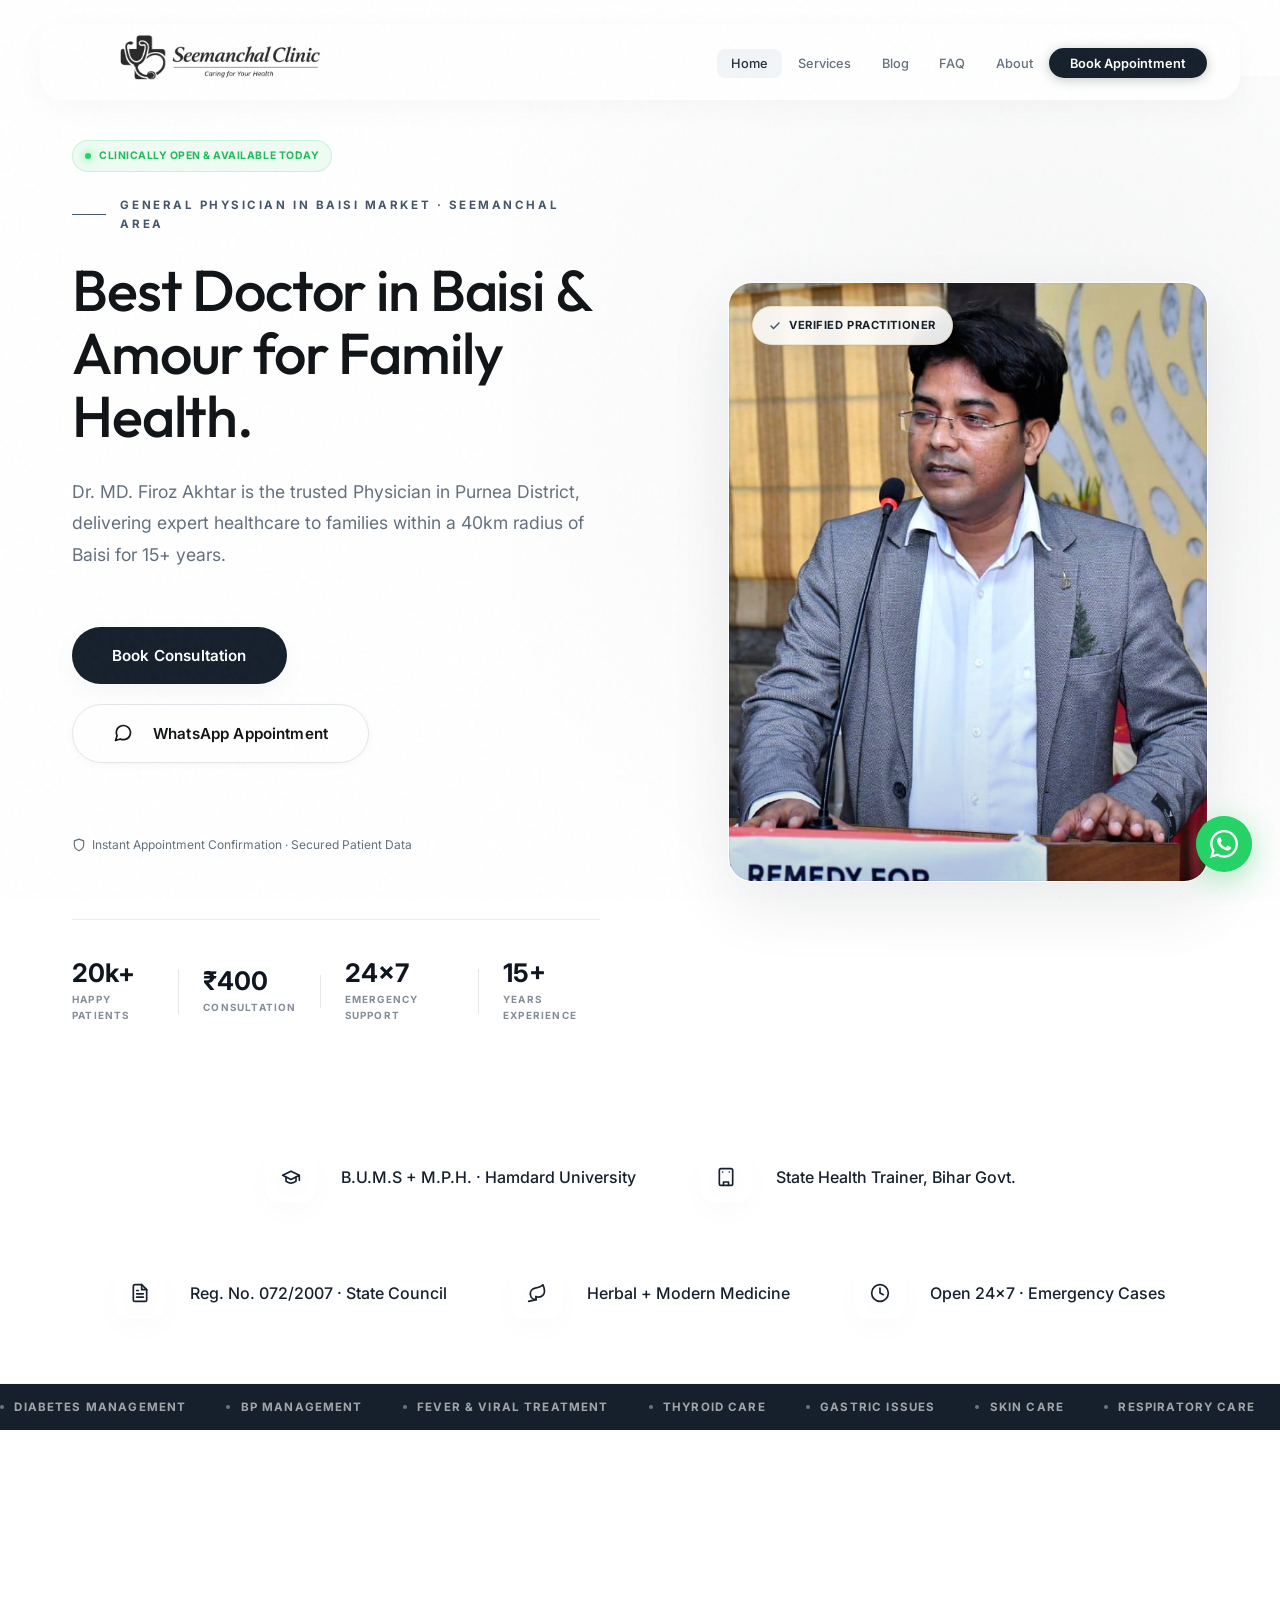
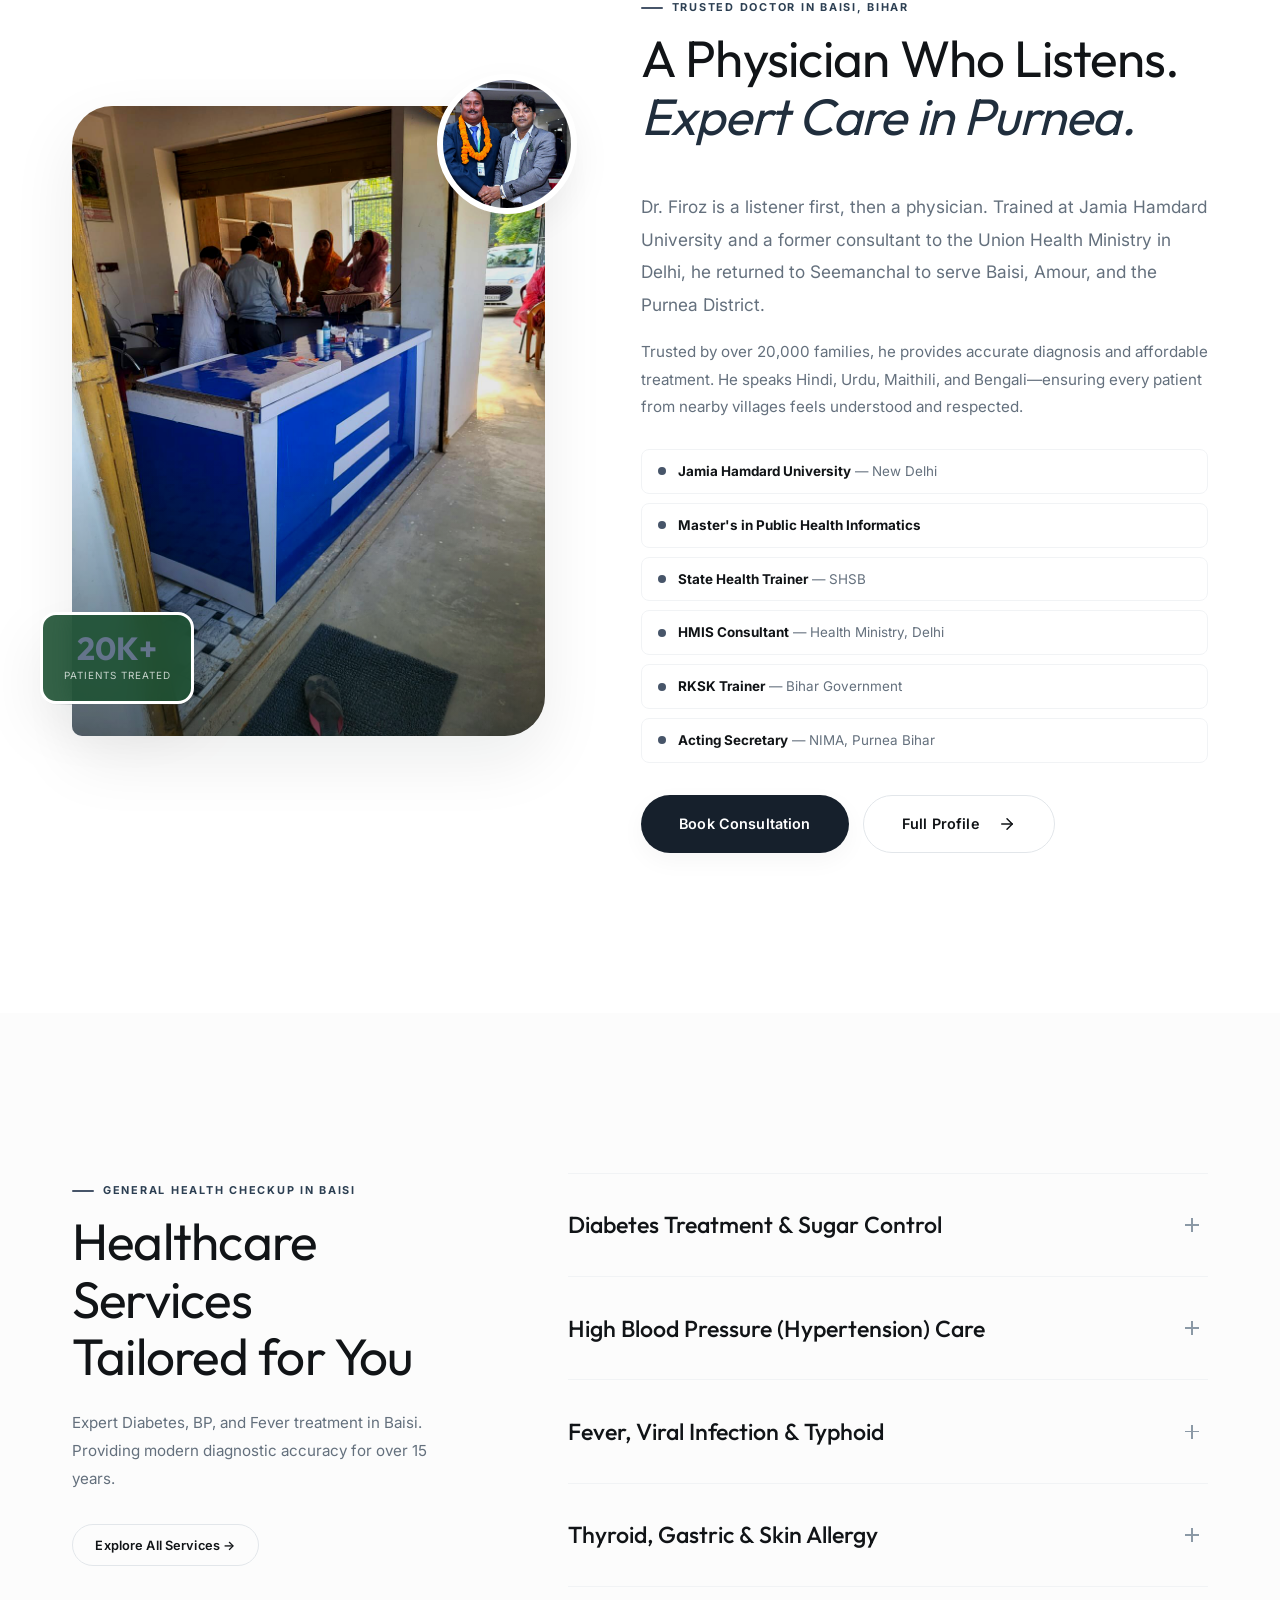
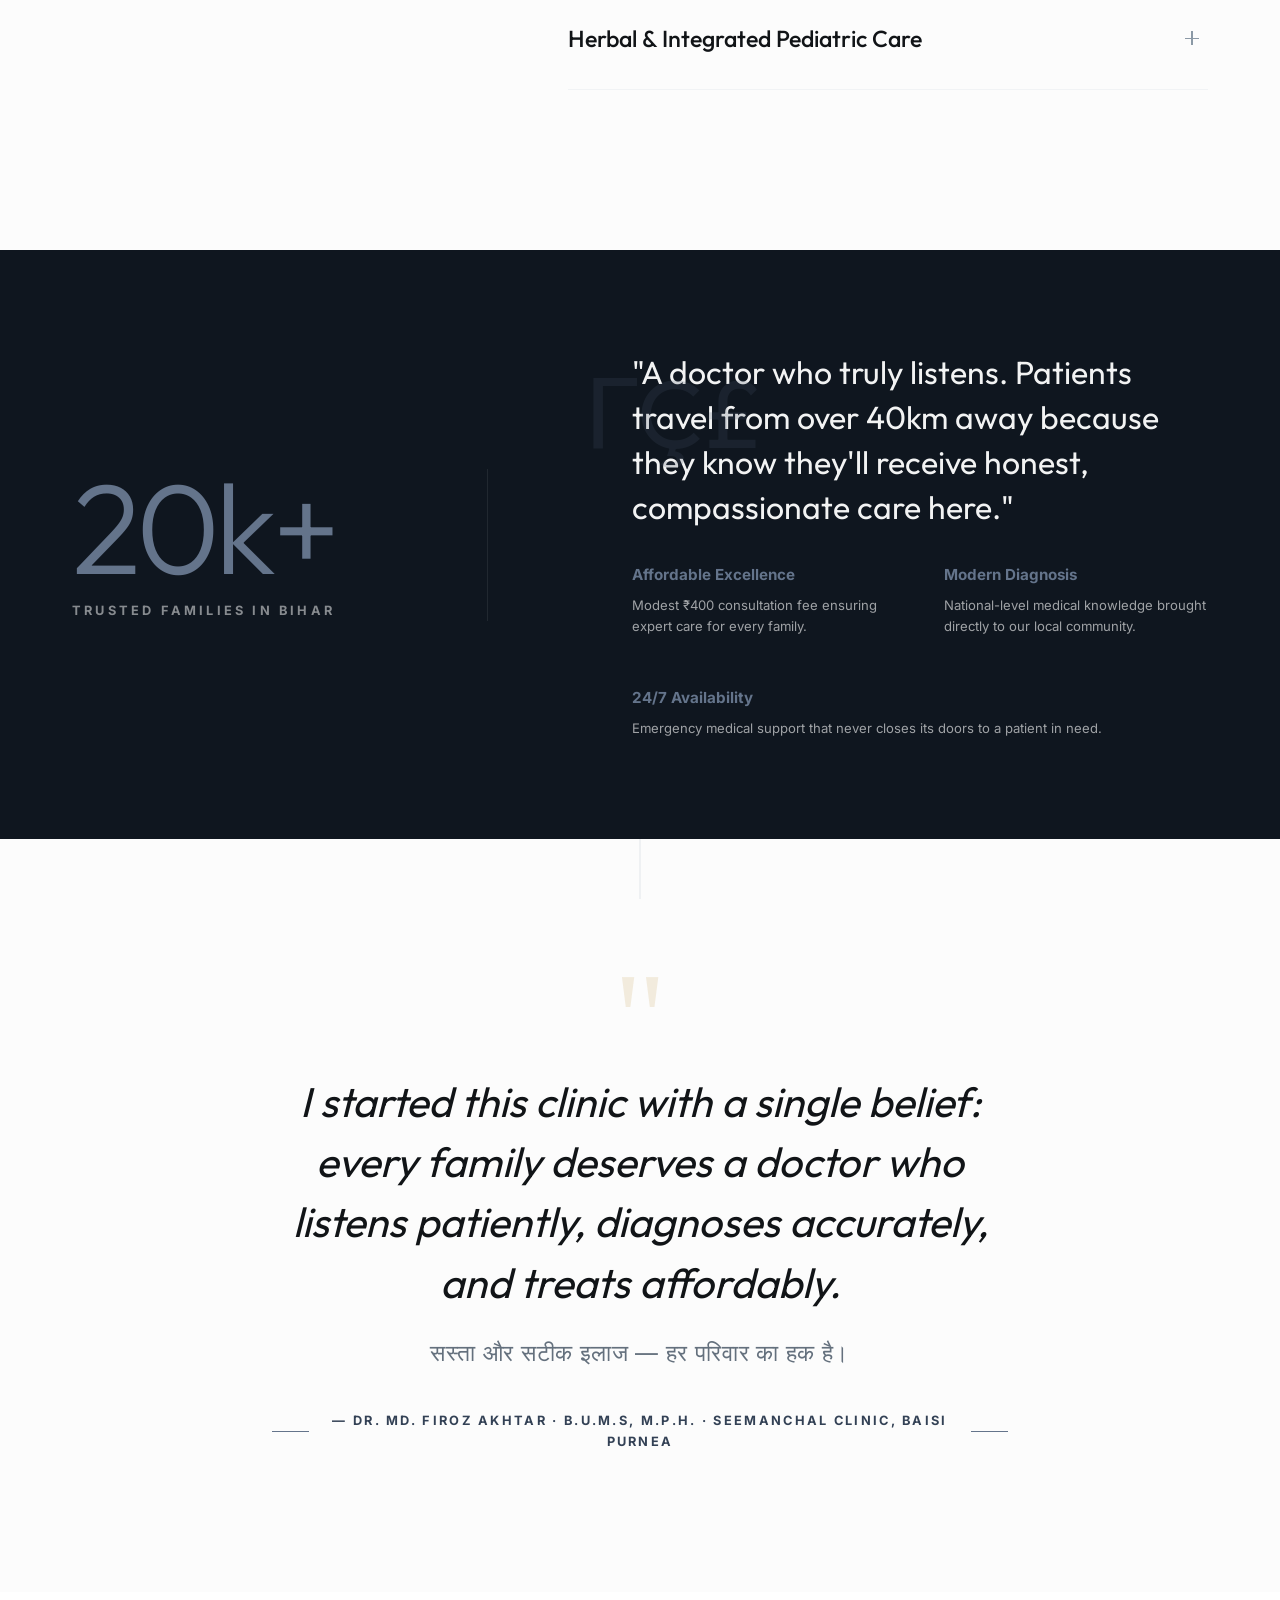
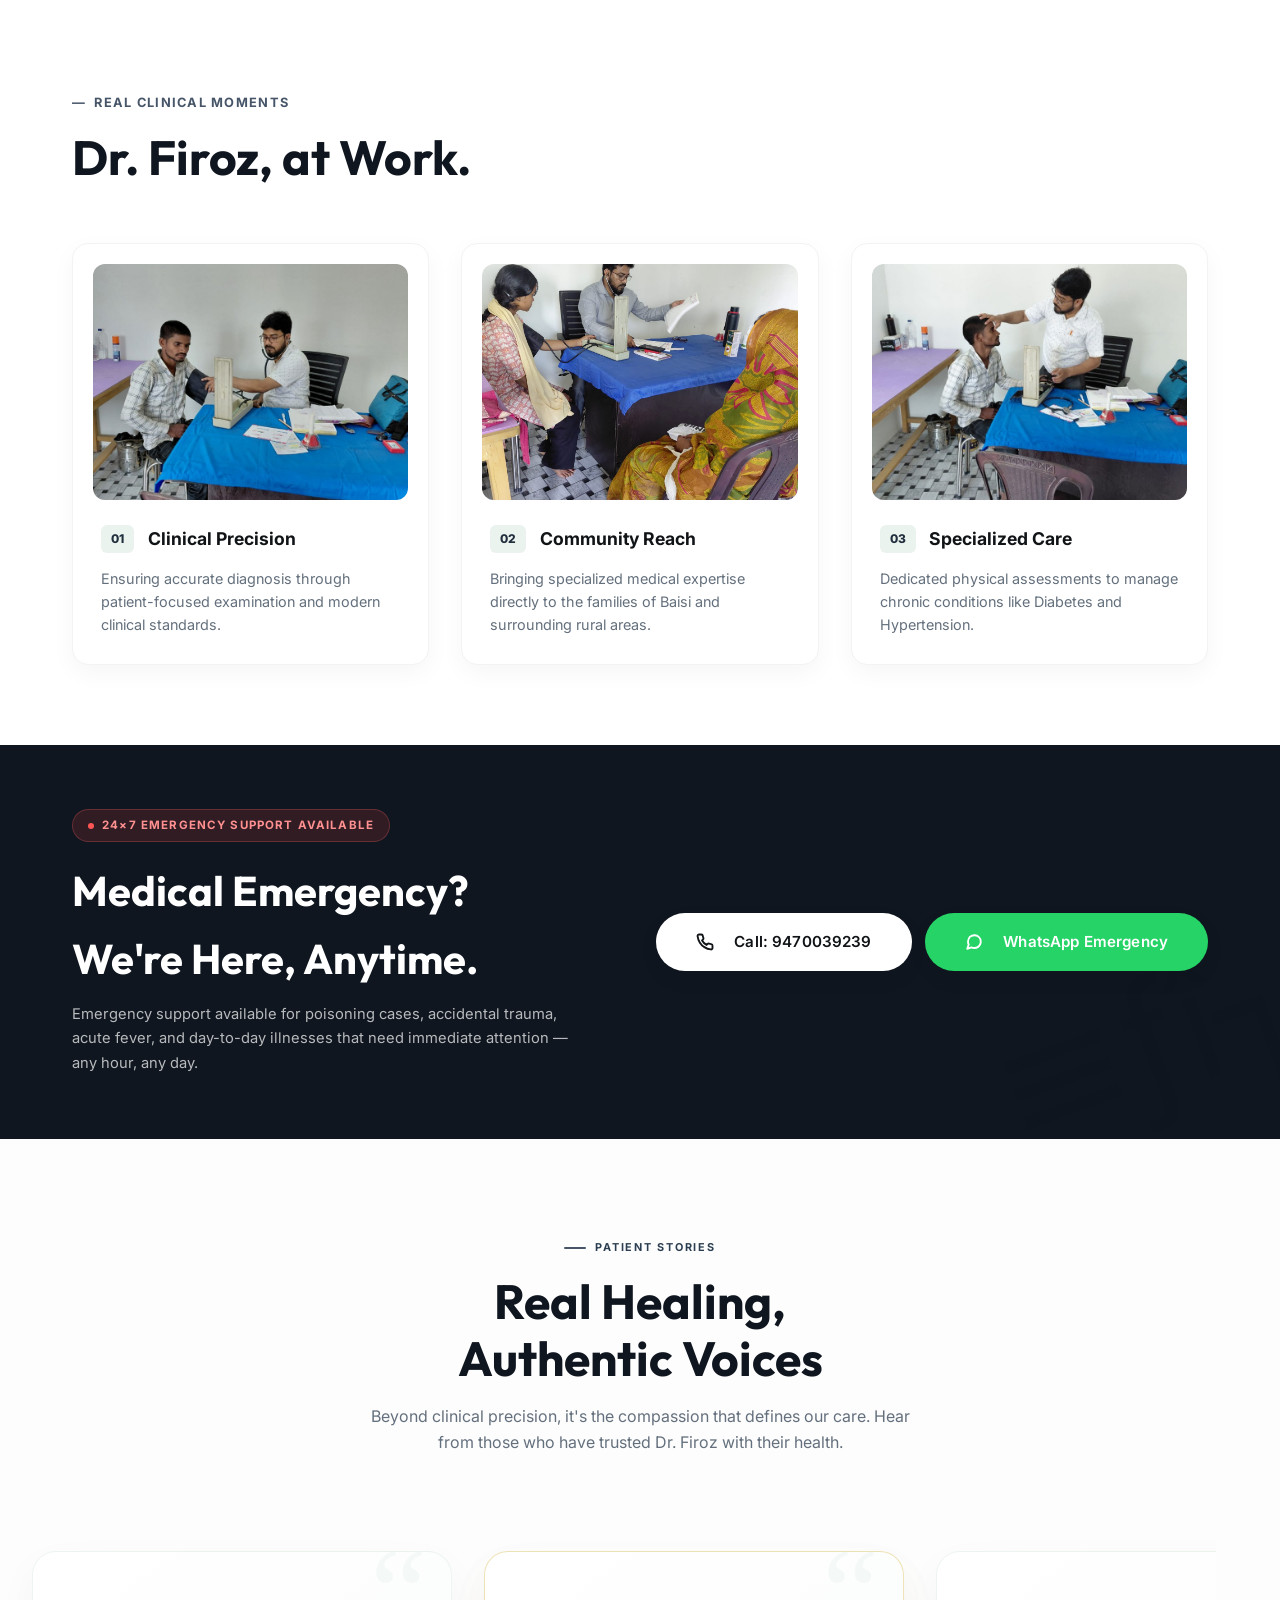
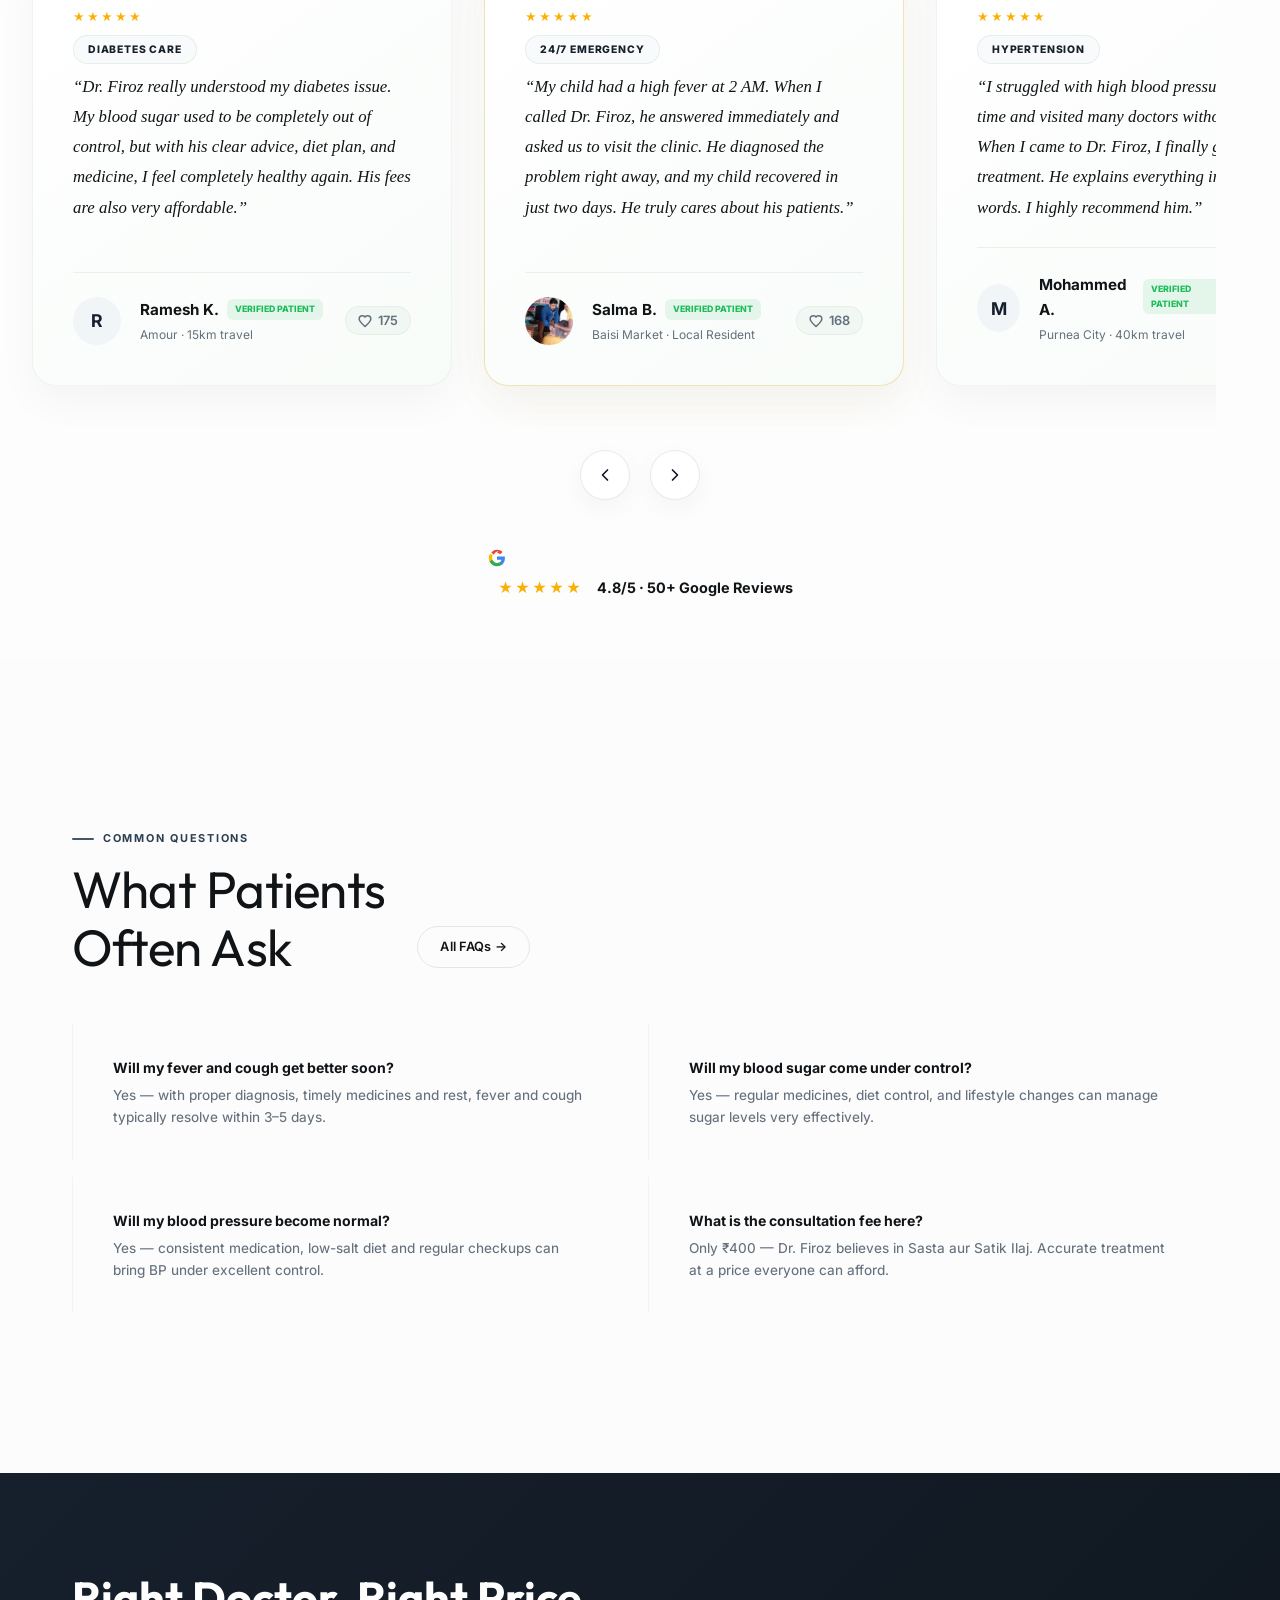
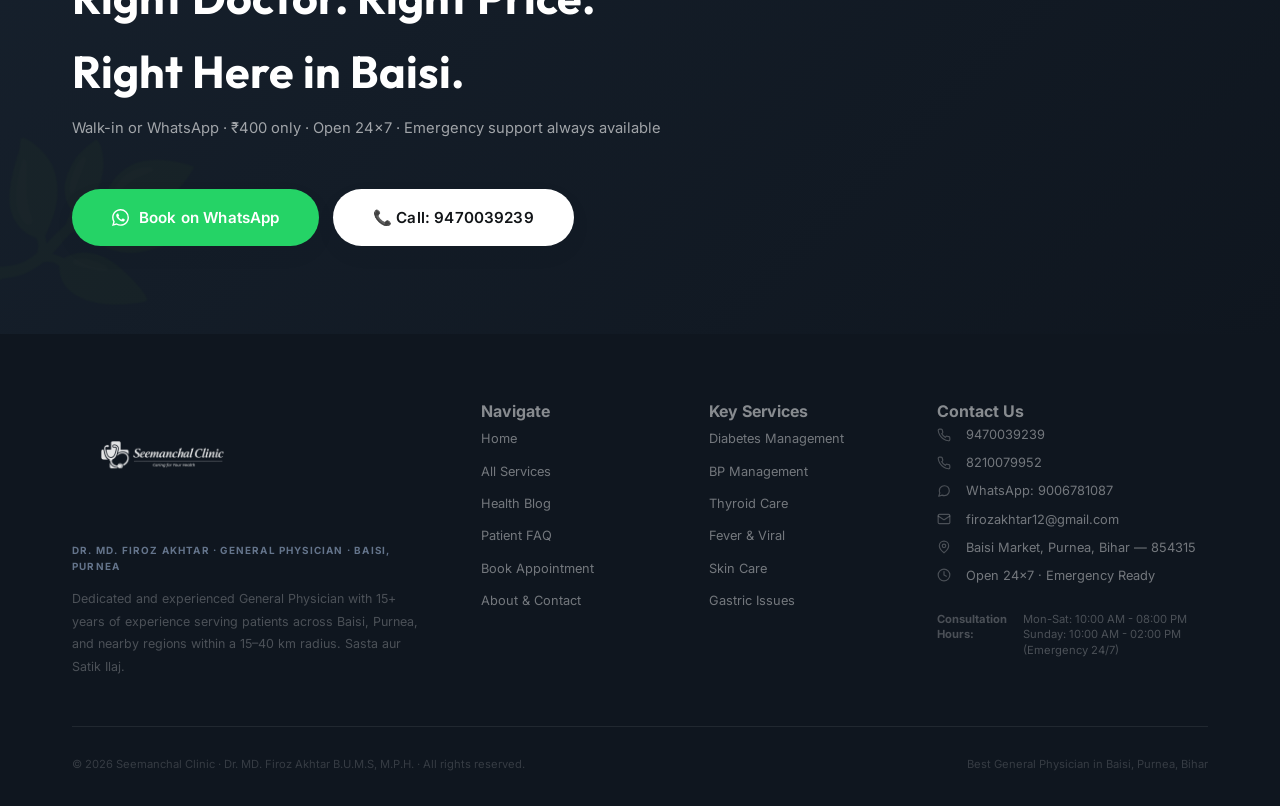
<file: index.html>
<!DOCTYPE html>
<html lang="hi-IN">
<head>
<meta charset="UTF-8">
<meta name="viewport" content="width=device-width, initial-scale=1.0">
<meta name="theme-color" content="#1f5233">
<meta name="msapplication-TileColor" content="#1f5233">
<meta http-equiv="X-UA-Compatible" content="IE=edge">
<title>Dr. MD. Firoz Akhtar — Best General Physician in Baisi, Purnea Bihar | Seemanchal Clinic</title>

<!-- SEO CORE -->
<meta name="description" content="Looking for the best doctor in Baisi? Dr. MD. Firoz Akhtar (B.U.M.S, M.P.H.) is a trusted General Physician serving patients within an 80km radius including Purnea, Kishanganj, Katihar, and Araria. Expert in Diabetes, BP, and Fever.">
<meta name="keywords" content="General Physician in Baisi, Best Doctor in Baisi, Physician in Purnea, Diabetes Doctor in Baisi, BP Treatment in Baisi, Doctor near Kishanganj, Doctor in Katihar, Doctor in Araria, Family Doctor near Purnea, Fever Treatment in Baisi, Thyroid Treatment in Purnea, Health Checkup in Baisi">
<meta name="robots" content="index, follow, max-image-preview:large, max-snippet:-1, max-video-preview:-1">
<link rel="canonical" href="https://seemanchalclinic.in/">

<!-- DNS PREFETCH -->
<link rel="dns-prefetch" href="//fonts.googleapis.com">
<link rel="dns-prefetch" href="//fonts.gstatic.com">
<link rel="dns-prefetch" href="//maps.google.com">

<!-- PRELOAD CRITICAL ASSETS -->
<link rel="preload" href="assets/css/style.css" as="style">
<link rel="preload" href="assets/images/firoz.jpeg" as="image" fetchpriority="high">

<!-- FAVICON -->
<link rel="icon" type="image/svg+xml" href="assets/images/stethoscope.svg">
<link rel="apple-touch-icon" href="assets/images/stethoscope.svg">
<link rel="shortcut icon" href="assets/images/stethoscope.svg">

<!-- AUTHORITATIVE MARKUP -->
<meta name="author" content="Dr. MD. Firoz Akhtar">
<meta name="geo.region" content="IN-BR">
<meta name="geo.placename" content="Baisi, Purnea, Bihar">
<meta name="geo.position" content="25.8704985;87.7503892">
<meta name="ICBM" content="25.8704985, 87.7503892">

<!-- SOCIAL GRAPH (OG) -->
<meta property="og:locale" content="en_IN">
<meta property="og:type" content="website">
<meta property="og:title" content="Dr. MD. Firoz Akhtar | Best General Physician in Baisi, Purnea">
<meta property="og:description" content="Expert healthcare for families in Baisi and surrounding regions (Purnea, Kishanganj, Katihar). 20,000+ patients trusted Dr. Firoz for Diabetes, BP, and Fever treatment.">
<meta property="og:url" content="https://seemanchalclinic.in">
<meta property="og:site_name" content="Seemanchal Clinic">
<meta property="og:image" content="https://seemanchalclinic.in/assets/images/firoz.jpeg">
<meta property="og:image:width" content="1200">
<meta property="og:image:height" content="630">
<meta property="og:image:alt" content="Dr. MD. Firoz Akhtar - Best General Physician in Baisi Purnea Bihar">
<meta property="og:image:type" content="image/jpeg">
<meta property="og:locale:alternate" content="en_IN">

<!-- TWITTER CARDS -->
<meta name="twitter:card" content="summary_large_image">
<meta name="twitter:site" content="@seemanchalclinic">
<meta name="twitter:title" content="Dr. MD. Firoz Akhtar | Trusted Family Physician in Baisi">
<meta name="twitter:description" content="Expert fever, diabetes, and BP treatment in Baisi, Purnea. Affordable healthcare by Dr. MD. Firoz Akhtar.">
<meta name="twitter:image" content="https://seemanchalclinic.in/assets/images/firoz.jpeg">

<!-- PERFORMANCE: PRECONNECT -->
<link rel="preconnect" href="https://fonts.googleapis.com">
<link rel="preconnect" href="https://fonts.gstatic.com" crossorigin>

<!-- RICH SNIPPETS (JSON-LD) -->
<script type="application/ld+json">
{
  "@context": "https://schema.org",
  "@graph": [
    {
      "@type": "WebSite",
      "@id": "https://seemanchalclinic.in/#website",
      "url": "https://seemanchalclinic.in/",
      "name": "Seemanchal Clinic — Dr. MD. Firoz Akhtar",
      "description": "Official website of Dr. MD. Firoz Akhtar, Best General Physician in Baisi, Purnea, Bihar.",
      "inLanguage": ["hi", "en-IN"],
      "publisher": { "@id": "https://seemanchalclinic.in/#physician" }
    },
    {
      "@type": ["Physician", "Person"],
      "@id": "https://seemanchalclinic.in/#physician",
      "name": "Dr. MD. Firoz Akhtar",
      "givenName": "Firoz",
      "familyName": "Akhtar",
      "honorificPrefix": "Dr.",
      "jobTitle": "General Physician & Public Health Specialist",
      "image": {
        "@type": "ImageObject",
        "url": "https://seemanchalclinic.in/assets/images/firoz.jpeg",
        "width": 800,
        "height": 1000
      },
      "description": "Dr. MD. Firoz Akhtar (B.U.M.S, M.P.H.) is the best General Physician in Baisi, Purnea, Bihar with 15+ years of clinical experience. Expert in Diabetes, Hypertension, Thyroid, Fever and Family Medicine.",
      "url": "https://seemanchalclinic.in/",
      "telephone": "+919470039239",
      "email": "firozakhtar12@gmail.com",
      "address": {
        "@type": "PostalAddress",
        "streetAddress": "Shabbir Complex, Near BRC, Hospital Road, Baisi",
        "addressLocality": "Purnea",
        "addressRegion": "Bihar",
        "postalCode": "854315",
        "addressCountry": "IN"
      },
      "geo": {
        "@type": "GeoCoordinates",
        "latitude": "25.8704985",
        "longitude": "87.7503892"
      },
      "worksFor": { "@id": "https://seemanchalclinic.in/#clinic" },
      "medicalSpecialty": "General Practice",
      "knowsAbout": [
        "Diabetes Management", "Hypertension", "Thyroid Disorders",
        "General Internal Medicine", "Fever Treatment", "Gastric Disorders",
        "Skin Allergy", "Pediatric Care", "Public Health"
      ],
      "knowsLanguage": ["Hindi", "Urdu", "English", "Maithili", "Bengali"],
      "alumniOf": [
        {
          "@type": "CollegeOrUniversity",
          "name": "Jamia Hamdard University",
          "address": { "addressLocality": "New Delhi", "addressCountry": "IN" }
        }
      ],
      "hasCredential": [
        { "@type": "EducationalOccupationalCredential", "credentialCategory": "degree", "name": "B.U.M.S", "recognizedBy": { "@type": "Organization", "name": "Jamia Hamdard University, New Delhi" } },
        { "@type": "EducationalOccupationalCredential", "credentialCategory": "degree", "name": "M.P.H. (Master in Public Health Informatics)", "recognizedBy": { "@type": "Organization", "name": "New Delhi" } }
      ],
      "identifier": { "@type": "PropertyValue", "name": "Medical Registration Number", "value": "072/2007" },
      "sameAs": [
        "https://www.facebook.com/akhtarfiroz007?rdid=mf47zGOIvQWdPtVQ#",
        "https://www.instagram.com/mdfirozakhtar14?utm_source=ig_web_button_share_sheet&igsh=ZDNlZDc0MzIxNw=="
      ]
    },
    {
      "@type": "MedicalClinic",
      "@id": "https://seemanchalclinic.in/#clinic",
      "name": "Seemanchal Clinic",
      "url": "https://seemanchalclinic.in/",
      "logo": {
        "@type": "ImageObject",
        "url": "https://seemanchalclinic.in/assets/images/logo.png"
      },
      "image": "https://seemanchalclinic.in/assets/images/clinic.jpeg",
      "telephone": "+919470039239",
      "email": "firozakhtar12@gmail.com",
      "priceRange": "₹400",
      "currenciesAccepted": "INR",
      "paymentAccepted": "Cash",
      "openingHoursSpecification": [
        { "@type": "OpeningHoursSpecification", "dayOfWeek": ["Monday","Tuesday","Wednesday","Thursday","Friday","Saturday"], "opens": "10:00", "closes": "20:00" },
        { "@type": "OpeningHoursSpecification", "dayOfWeek": "Sunday", "opens": "10:00", "closes": "14:00" }
      ],
      "address": {
        "@type": "PostalAddress",
        "streetAddress": "Shabbir Complex, Near BRC, Hospital Road",
        "addressLocality": "Baisi",
        "addressRegion": "Bihar",
        "postalCode": "854315",
        "addressCountry": "IN"
      },
      "geo": {
        "@type": "GeoCoordinates",
        "latitude": "25.8704985",
        "longitude": "87.7503892"
      },
      "aggregateRating": {
        "@type": "AggregateRating",
        "ratingValue": "4.9",
        "reviewCount": "312",
        "bestRating": "5",
        "worstRating": "1"
      },
      "review": [
        {
          "@type": "Review",
          "author": { "@type": "Person", "name": "Ramesh K." },
          "reviewRating": { "@type": "Rating", "ratingValue": "5", "bestRating": "5" },
          "reviewBody": "Doctor sahab ne meri diabetes ko bahut acche se samjha. Ab regular medicine aur diet se bilkul theek hai. Fees bhi bahut sahi hai.",
          "datePublished": "2026-04-10"
        },
        {
          "@type": "Review",
          "author": { "@type": "Person", "name": "Salma B." },
          "reviewRating": { "@type": "Rating", "ratingValue": "5", "bestRating": "5" },
          "reviewBody": "Mere bachche ko raat ke 2 baje tez bukhar tha. Dr. Firoz sahab ne turant clinic bulaya. Do din mein bachcha theek. Bohot caring doctor hain.",
          "datePublished": "2026-03-22"
        },
        {
          "@type": "Review",
          "author": { "@type": "Person", "name": "Mohammed A." },
          "reviewRating": { "@type": "Rating", "ratingValue": "5", "bestRating": "5" },
          "reviewBody": "BP ka masla tha kafi time se. Yahan Dr. Firoz sahab ke paas aaya to seedha, sahi treatment mila. Highly recommended.",
          "datePublished": "2026-02-15"
        }
      ],
      "areaServed": [
        { "@type": "City", "name": "Baisi" },
        { "@type": "City", "name": "Purnea" },
        { "@type": "City", "name": "Kishanganj" },
        { "@type": "City", "name": "Katihar" },
        { "@type": "City", "name": "Araria" },
        { "@type": "City", "name": "Amour" },
        { "@type": "City", "name": "Dagarua" },
        { "@type": "City", "name": "Dalkhola" }
      ],
      "hasOfferCatalog": {
        "@type": "OfferCatalog",
        "name": "Medical Services at Seemanchal Clinic",
        "itemListElement": [
          { "@type": "Offer", "itemOffered": { "@type": "MedicalTherapy", "name": "Diabetes Management Consultation", "relevantSpecialty": "Endocrinology" } },
          { "@type": "Offer", "itemOffered": { "@type": "MedicalTherapy", "name": "Hypertension (BP) Treatment", "relevantSpecialty": "Cardiology" } },
          { "@type": "Offer", "itemOffered": { "@type": "MedicalTherapy", "name": "Fever & Viral Infection Treatment", "relevantSpecialty": "General Practice" } },
          { "@type": "Offer", "itemOffered": { "@type": "MedicalTherapy", "name": "Thyroid Disorder Management", "relevantSpecialty": "Endocrinology" } },
          { "@type": "Offer", "itemOffered": { "@type": "MedicalTherapy", "name": "Pediatric Care", "relevantSpecialty": "Pediatrics" } },
          { "@type": "Offer", "itemOffered": { "@type": "MedicalTherapy", "name": "ECG & General Health Checkup", "relevantSpecialty": "General Practice" } }
        ]
      },
      "medicalSpecialty": "General Practice"
    },
    {
      "@type": "FAQPage",
      "mainEntity": [
        { "@type": "Question", "name": "Who is the best doctor in Baisi for diabetes?", "acceptedAnswer": { "@type": "Answer", "text": "Dr. MD. Firoz Akhtar is widely regarded as the best doctor in Baisi for Diabetes management and general family healthcare at Seemanchal Clinic, Baisi, Purnea." } },
        { "@type": "Question", "name": "What is the consultation fee at Seemanchal Clinic, Baisi?", "acceptedAnswer": { "@type": "Answer", "text": "The consultation fee is only ₹400, making Seemanchal Clinic one of the most affordable private healthcare options in Baisi, Purnea, Bihar." } },
        { "@type": "Question", "name": "Is Dr. Firoz available for emergencies at night?", "acceptedAnswer": { "@type": "Answer", "text": "Yes, Seemanchal Clinic is open 24×7. Dr. MD. Firoz Akhtar provides emergency medical support at any hour, including nights, Sundays and holidays." } },
        { "@type": "Question", "name": "Does Dr. Firoz treat children and newborns in Baisi?", "acceptedAnswer": { "@type": "Answer", "text": "Yes. Dr. MD. Firoz Akhtar provides specialized pediatric care for children of all ages at Seemanchal Clinic, Baisi, Purnea." } },
        { "@type": "Question", "name": "Can I consult Dr. Firoz from home via teleconsultation?", "acceptedAnswer": { "@type": "Answer", "text": "Yes. Dr. Firoz offers teleconsultations via WhatsApp Video/Audio for patients who cannot travel to Seemanchal Clinic, Baisi. Message +91-90067-81087 to book a digital slot." } }
      ]
    },
    {
      "@type": "BreadcrumbList",
      "itemListElement": [
        { "@type": "ListItem", "position": 1, "name": "Home", "item": "https://seemanchalclinic.in/" },
        { "@type": "ListItem", "position": 2, "name": "Services", "item": "https://seemanchalclinic.in/" },
        { "@type": "ListItem", "position": 3, "name": "Health Blog", "item": "https://seemanchalclinic.in/" },
        { "@type": "ListItem", "position": 4, "name": "FAQ", "item": "https://seemanchalclinic.in/" },
        { "@type": "ListItem", "position": 5, "name": "About & Contact", "item": "https://seemanchalclinic.in/" }
      ]
    }
  ]
}
</script>
<link href="https://fonts.googleapis.com/css2?family=Inter:wght@400;500;600;700&family=Outfit:wght@300;400;500;600;700&display=swap" rel="stylesheet">
<link rel="stylesheet" href="assets/css/style.css">
</head>
<body>

<!-- WA FAB (Expandable) -->
<a href="https://wa.me/919006781087?text=Hello%20Dr.%20Firoz%2C%20I%20would%20like%20to%20book%20an%20appointment." target="_blank" class="wa-fab" aria-label="Book appointment on WhatsApp">
  <div class="wa-fab-icon">
    <svg viewBox="0 0 24 24"><path d="M17.472 14.382c-.297-.149-1.758-.867-2.03-.967-.273-.099-.471-.148-.67.15-.197.297-.767.966-.94 1.164-.173.199-.347.223-.644.075-.297-.15-1.255-.463-2.39-1.475-.883-.788-1.48-1.761-1.653-2.059-.173-.297-.018-.458.13-.606.134-.133.298-.347.446-.52.149-.174.198-.298.298-.497.099-.198.05-.371-.025-.52-.075-.149-.669-1.612-.916-2.207-.242-.579-.487-.5-.669-.51-.173-.008-.371-.01-.57-.01-.198 0-.52.074-.792.372-.272.297-1.04 1.016-1.04 2.479 0 1.462 1.065 2.875 1.213 3.074.149.198 2.096 3.2 5.077 4.487.709.306 1.262.489 1.694.625.712.227 1.36.195 1.871.118.571-.085 1.758-.719 2.006-1.413.248-.694.248-1.289.173-1.413-.074-.124-.272-.198-.57-.347m-5.421 7.403h-.004a9.87 9.87 0 01-5.031-1.378l-.361-.214-3.741.982.998-3.648-.235-.374a9.86 9.86 0 01-1.51-5.26c.001-5.45 4.436-9.884 9.888-9.884 2.64 0 5.122 1.03 6.988 2.898a9.825 9.825 0 012.893 6.994c-.003 5.45-4.437 9.884-9.885 9.884m8.413-18.297A11.815 11.815 0 0012.05 0C5.495 0 .16 5.335.157 11.892c0 2.096.547 4.142 1.588 5.945L.057 24l6.305-1.654a11.882 11.882 0 005.683 1.448h.005c6.554 0 11.89-5.335 11.893-11.893a11.821 11.821 0 00-3.48-8.413z"/></svg>
  </div>
  <span class="wa-fab-text">Chat with Dr. Firoz</span>
</a>

<!-- STICKY MOBILE CALL -->
<div class="mob-call-sticky">
  <a href="tel:+919470039239" class="btn btn-green btn-sm"><svg width="15" height="15" viewBox="0 0 24 24" fill="none" stroke="currentColor" stroke-width="2.5" stroke-linecap="round" stroke-linejoin="round"><path d="M22 16.92v3a2 2 0 0 1-2.18 2 19.79 19.79 0 0 1-8.63-3.07 19.5 19.5 0 0 1-6-6 19.79 19.79 0 0 1-3.07-8.67A2 2 0 0 1 4.11 2h3a2 2 0 0 1 2 1.72 12.84 12.84 0 0 0 .7 2.81 2 2 0 0 1-.45 2.11L8.09 9.91a16 16 0 0 0 6 6l1.27-1.27a2 2 0 0 1 2.11-.45 12.84 12.84 0 0 0 2.81.7A2 2 0 0 1 22 16.92z"/></svg>Call Now</a>
  <a href="https://wa.me/919006781087?text=Hello%20Dr.%20Firoz%2C%20I%20would%20like%20to%20book%20an%20appointment." target="_blank" class="btn btn-wa btn-sm"><svg width="15" height="15" viewBox="0 0 24 24" fill="currentColor"><path d="M17.472 14.382c-.297-.149-1.758-.867-2.03-.967-.273-.099-.471-.148-.67.15-.197.297-.767.966-.94 1.164-.173.199-.347.223-.644.075-.297-.15-1.255-.463-2.39-1.475-.883-.788-1.48-1.761-1.653-2.059-.173-.297-.018-.458.13-.606.134-.133.298-.347.446-.52.149-.174.198-.298.298-.497.099-.198.05-.371-.025-.52-.075-.149-.669-1.612-.916-2.207-.242-.579-.487-.5-.669-.51-.173-.008-.371-.01-.57-.01-.198 0-.52.074-.792.372-.272.297-1.04 1.016-1.04 2.479 0 1.462 1.065 2.875 1.213 3.074.149.198 2.096 3.2 5.077 4.487.709.306 1.262.489 1.694.625.712.227 1.36.195 1.871.118.571-.085 1.758-.719 2.006-1.413.248-.694.248-1.289.173-1.413-.074-.124-.272-.198-.57-.347z"/></svg>WhatsApp</a>
</div>

<!-- NAV -->
<nav class="nav" id="nav">
<div class="nav-inner">
  <div class="nav-logo" onclick="go('home')">
    <div class="nav-logo-img">
      <img src="assets/images/logo.png" alt="Seemanchal Clinic Logo" style="height: 195px; width: auto;" loading="lazy">
    </div>
  </div>
  <ul class="nav-links">
    <li><a href="#page-home" onclick="go('home')" id="nl-home" class="active">Home</a></li>
    <li><a href="#page-services" onclick="go('services')" id="nl-services">Services</a></li>
    <li><a href="#page-blogs" onclick="go('blogs')" id="nl-blogs">Blog</a></li>
    <li><a href="#page-faq" onclick="go('faq')" id="nl-faq">FAQ</a></li>
    <li><a href="#page-contact" onclick="go('contact')" id="nl-contact">About</a></li>
    <li><a href="#page-appointment" onclick="go('appointment')" id="nl-appointment" class="nav-cta">Book Appointment</a></li>
  </ul>
  <div class="ham" onclick="toggleMob()"><span></span><span></span><span></span></div>
</div>
</nav>
<!-- PREMIUM MOBILE SIDEBAR -->
<div class="mob-overlay" id="mobOverlay" onclick="toggleMob()"></div>
<div class="mob-nav" id="mobNav">
  <div class="mob-nav-header">
    <div class="mob-nav-logo" onclick="go('home');toggleMob()">
      <img src="assets/images/logo.png" alt="Seemanchal Clinic" style="height: 150px; width: auto; margin: -25px 0; filter: brightness(0) opacity(0.85);" loading="lazy">
    </div>
    <button class="mob-close" onclick="toggleMob()" aria-label="Close menu">
      <svg width="20" height="20" viewBox="0 0 24 24" fill="none" stroke="currentColor" stroke-width="2.5" stroke-linecap="round" stroke-linejoin="round"><line x1="18" y1="6" x2="6" y2="18"/><line x1="6" y1="6" x2="18" y2="18"/></svg>
    </button>
  </div>
  <nav class="mob-nav-links">
    <a href="#page-home" onclick="go('home');toggleMob()" class="mob-link active">
      <svg width="20" height="20" viewBox="0 0 24 24" fill="none" stroke="currentColor" stroke-width="2" stroke-linecap="round" stroke-linejoin="round"><path d="M3 9l9-7 9 7v11a2 2 0 0 1-2 2H5a2 2 0 0 1-2-2z"/><polyline points="9 22 9 12 15 12 15 22"/></svg>
      Home
    </a>
    <a href="#page-home" onclick="go('home');toggleMob()" class="mob-link active">
      <span class="m-num">01</span><span class="m-txt">Home</span>
    </a>
    <a href="#page-services" onclick="go('services');toggleMob()" class="mob-link">
      <span class="m-num">02</span><span class="m-txt">Services</span>
    </a>
    <a href="#page-blogs" onclick="go('blogs');toggleMob()" class="mob-link">
      <span class="m-num">03</span><span class="m-txt">Health Blog</span>
    </a>
    <a href="#page-faq" onclick="go('faq');toggleMob()" class="mob-link">
      <span class="m-num">04</span><span class="m-txt">Patient FAQ</span>
    </a>
    <a href="#page-contact" onclick="go('contact');toggleMob()" class="mob-link">
      <span class="m-num">05</span><span class="m-txt">About Clinic</span>
    </a>
  </nav>
  <a href="#page-appointment" onclick="go('appointment');toggleMob()" class="mob-cta-btn">Book Appointment</a>
  <div class="mob-nav-footer">
    <div class="mob-footer-label">CONTACT INFO</div>
    <a href="tel:+919470039239" class="mob-footer-item">
      <svg width="16" height="16" viewBox="0 0 24 24" fill="none" stroke="currentColor" stroke-width="2" stroke-linecap="round" stroke-linejoin="round"><path d="M22 16.92v3a2 2 0 0 1-2.18 2 19.79 19.79 0 0 1-8.63-3.07 19.5 19.5 0 0 1-6-6 19.79 19.79 0 0 1-3.07-8.67A2 2 0 0 1 4.11 2h3a2 2 0 0 1 2 1.72c.127.96.361 1.903.7 2.81a2 2 0 0 1-.45 2.11L8.09 9.91a16 16 0 0 0 6 6l1.27-1.27a2 2 0 0 1 2.11-.45c.907.339 1.85.573 2.81.7A2 2 0 0 1 22 16.92z"/></svg>
      +91 94700 39239
    </a>
    <a href="https://wa.me/919006781087" target="_blank" class="mob-footer-item">
      <svg width="16" height="16" viewBox="0 0 24 24" fill="none" stroke="currentColor" stroke-width="2" stroke-linecap="round" stroke-linejoin="round"><path d="M21 11.5a8.38 8.38 0 0 1-.9 3.8 8.5 8.5 0 0 1-7.6 4.7 8.38 8.38 0 0 1-3.8-.9L3 21l1.9-5.7a8.38 8.38 0 0 1-.9-3.8 8.5 8.5 0 0 1 4.7-7.6 8.38 8.38 0 0 1 3.8-.9h.5a8.48 8.48 0 0 1 8 8v.5z"/></svg>
      WhatsApp Dr. Firoz
    </a>
  </div>
</div>

<!-- ════════════ HOME ════════════ -->
<div class="page active" id="page-home"><div class="pt">

<!-- HERO -->
<section class="hero" aria-label="Hero — Dr. MD. Firoz Akhtar General Physician Baisi Purnea">
  <div class="hero-bg"></div>
  
  <div class="hero-main wrap">
    <div class="hero-text">
      <div class="clinic-status sr d1">
        <div class="status-dot"></div>
        Clinically Open & Available Today
      </div>
      <div class="hero-spec sr d1">General Physician in Baisi Market · Seemanchal Area</div>
      <h1 class="hero-name sr d1">Best Doctor in Baisi &<br>Amour for Family Health.</h1>
      <p class="hero-statement sr d2">Dr. MD. Firoz Akhtar is the trusted Physician in Purnea District, delivering expert healthcare to families within a 40km radius of Baisi for 15+ years.</p>
      
      <div class="hero-actions sr d3">
        <a href="#page-appointment" onclick="go('appointment')" class="btn btn-hero-primary btn-lg">Book Consultation</a>
        <a href="https://wa.me/919006781087" target="_blank" class="btn btn-hero-secondary btn-lg"><svg width="20" height="20" viewBox="0 0 24 24" fill="none" stroke="currentColor" stroke-width="2" stroke-linecap="round" stroke-linejoin="round" style="margin-right:10px;"><path d="M21 11.5a8.38 8.38 0 0 1-.9 3.8 8.5 8.5 0 0 1-7.6 4.7 8.38 8.38 0 0 1-3.8-.9L3 21l1.9-5.7a8.38 8.38 0 0 1-.9-3.8 8.5 8.5 0 0 1 4.7-7.6 8.38 8.38 0 0 1 3.8-.9h.5a8.48 8.48 0 0 1 8 8v.5z"/></svg> WhatsApp Appointment</a>
      </div>
      <div class="cta-subtext sr d3">
        <svg width="14" height="14" viewBox="0 0 24 24" fill="none" stroke="currentColor" stroke-width="2" stroke-linecap="round" stroke-linejoin="round"><path d="M12 22s8-4 8-10V5l-8-3-8 3v7c0 6 8 10 8 10z"/></svg>
        Instant Appointment Confirmation · Secured Patient Data
      </div>

      <div class="hero-trust-grid sr d4">
        <div class="ht-item">
          <strong>20k+</strong>
          <span>Happy Patients</span>
        </div>
        <div class="ht-item">
          <strong>₹400</strong>
          <span>Consultation</span>
        </div>
        <div class="ht-item">
          <strong>24×7</strong>
          <span>Emergency Support</span>
        </div>
        <div class="ht-item">
          <strong>15+</strong>
          <span>Years Experience</span>
        </div>
      </div>
    </div>
    
    <div class="hero-visual sr-r d2">
      <div class="hero-img-wrap">
        <div class="verified-badge">
          <svg width="12" height="12" viewBox="0 0 24 24" fill="none" stroke="currentColor" stroke-width="3" stroke-linecap="round" stroke-linejoin="round"><polyline points="20 6 9 17 4 12"/></svg>
          Verified Practitioner
        </div>
        <div class="hero-portrait">
          <img src="assets/images/firoz.jpeg" alt="Dr. MD. Firoz Akhtar - Best General Physician in Baisi Purnea Bihar" loading="eager" fetchpriority="high">
        </div>
      </div>
    </div>
  </div>
</section>

<!-- CREDENTIALS STRIP -->
<div class="cred-strip">
<div class="wrap">
<div class="cred-strip-inner">
  <div class="cred-chip sr d1"><div class="aura-ico"><svg viewBox="0 0 24 24" fill="none" stroke="currentColor" stroke-width="2" stroke-linecap="round" stroke-linejoin="round"><path d="M22 10v6M2 10l10-5 10 5-10 5z"/><path d="M6 12v5c3 3 9 3 12 0v-5"/></svg></div>B.U.M.S + M.P.H. · Hamdard University</div>
  <div class="cred-chip sr d2"><div class="aura-ico"><svg viewBox="0 0 24 24" fill="none" stroke="currentColor" stroke-width="2" stroke-linecap="round" stroke-linejoin="round"><rect x="4" y="2" width="16" height="20" rx="2" ry="2"/><path d="M9 22v-4h6v4"/><path d="M8 6h.01"/><path d="M16 6h.01"/></svg></div>State Health Trainer, Bihar Govt.</div>
  <div class="cred-chip sr d3"><div class="aura-ico"><svg viewBox="0 0 24 24" fill="none" stroke="currentColor" stroke-width="2" stroke-linecap="round" stroke-linejoin="round"><path d="M14 2H6a2 2 0 0 0-2 2v16a2 2 0 0 0 2 2h12a2 2 0 0 0 2-2V8z"/><polyline points="14 2 14 8 20 8"/><line x1="16" y1="13" x2="8" y2="13"/><line x1="16" y1="17" x2="8" y2="17"/><polyline points="10 9 9 9 8 9"/></svg></div>Reg. No. 072/2007 · State Council</div>
  <div class="cred-chip sr d4"><div class="aura-ico"><svg viewBox="0 0 24 24" fill="none" stroke="currentColor" stroke-width="2" stroke-linecap="round" stroke-linejoin="round"><path d="M11 20A7 7 0 0 1 9.8 6.1C15.5 5 17 4.48 19 2c1 2 2 4.18 2 8a7 7 0 0 1-7 7c-1.18 0-2.34-.3-3.39-.86L11 20z"/><path d="M2 22l9-2"/></svg></div>Herbal + Modern Medicine</div>
  <div class="cred-chip sr d5"><div class="aura-ico"><svg viewBox="0 0 24 24" fill="none" stroke="currentColor" stroke-width="2" stroke-linecap="round" stroke-linejoin="round"><circle cx="12" cy="12" r="10"/><polyline points="12 6 12 12 16 14"/></svg></div>Open 24×7 · Emergency Cases</div>
</div>
</div>
</div>

<!-- MARQUEE -->
<div class="mq-wrap" aria-hidden="true">
<div class="mq-track">
  <span class="mq-i"><span class="mq-dot"></span>Diabetes Management</span>
  <span class="mq-i"><span class="mq-dot"></span>BP Management</span>
  <span class="mq-i"><span class="mq-dot"></span>Fever &amp; Viral Treatment</span>
  <span class="mq-i"><span class="mq-dot"></span>Thyroid Care</span>
  <span class="mq-i"><span class="mq-dot"></span>Gastric Issues</span>
  <span class="mq-i"><span class="mq-dot"></span>Skin Care</span>
  <span class="mq-i"><span class="mq-dot"></span>Respiratory Care</span>
  <span class="mq-i"><span class="mq-dot"></span>Weight Management</span>
  <span class="mq-i"><span class="mq-dot"></span>Sleep &amp; Anxiety Management</span>
  <span class="mq-i"><span class="mq-dot"></span>Lifestyle Counselling</span>
  <span class="mq-i"><span class="mq-dot"></span>ECG</span>
  <span class="mq-i"><span class="mq-dot"></span>General Health Checkups</span>
  <span class="mq-i"><span class="mq-dot"></span>Diabetes Management</span>
  <span class="mq-i"><span class="mq-dot"></span>BP Management</span>
  <span class="mq-i"><span class="mq-dot"></span>Fever &amp; Viral Treatment</span>
  <span class="mq-i"><span class="mq-dot"></span>Thyroid Care</span>
  <span class="mq-i"><span class="mq-dot"></span>Gastric Issues</span>
  <span class="mq-i"><span class="mq-dot"></span>Skin Care</span>
  <span class="mq-i"><span class="mq-dot"></span>Respiratory Care</span>
  <span class="mq-i"><span class="mq-dot"></span>Weight Management</span>
  <span class="mq-i"><span class="mq-dot"></span>Sleep &amp; Anxiety Management</span>
  <span class="mq-i"><span class="mq-dot"></span>Lifestyle Counselling</span>
  <span class="mq-i"><span class="mq-dot"></span>ECG</span>
  <span class="mq-i"><span class="mq-dot"></span>General Health Checkups</span>
</div>
</div>

<!-- ABOUT SECTION -->
<section class="sec" id="about-home" aria-labelledby="about-h2">
<div class="wrap">
<div class="about-grid">
  <div class="about-img-col">
    <div class="about-main sr-l" style="border-radius: 40px 10px 40px 10px;">
      <img src="assets/images/clinic.jpeg" alt="Seemanchal Clinic - Best Medical Clinic in Baisi, Purnea Bihar" loading="lazy" class="img-warm">
    </div>
    <div class="about-sm sr-s d2" style="overflow:hidden;padding:0; border-radius: 50%; width: 140px; height: 140px; top: -2rem; right: -2rem; left: auto; border: 6px solid var(--cream);">
      <img src="assets/images/doctor.jpeg" alt="Dr. MD. Firoz Akhtar - Physician in Purnea" loading="lazy" style="width:100%;height:100%;object-fit:cover;object-position:50% 20%;filter:brightness(.95) saturate(1.1);">
    </div>
    <div class="about-badge sr d3" style="bottom: 2rem; left: -2rem; right: auto; background: rgba(31,82,51,0.9); backdrop-filter: blur(12px);">
      <div class="ab-n">20K+</div>
      <div class="ab-l">Patients Treated</div>
    </div>
  </div>
  <div>
    <div class="label sr">Trusted Doctor in Baisi, Bihar</div>
    <h2 class="h2 sr d1" id="about-h2">A Physician Who Listens.<br><em style="font-style:italic;color:var(--green-700);">Expert Care in Purnea.</em></h2>
    <div class="rule sr d2"></div>
    <p class="lead sr d2" style="margin-bottom:1rem;">Dr. Firoz is a listener first, then a physician. Trained at Jamia Hamdard University and a former consultant to the Union Health Ministry in Delhi, he returned to Seemanchal to serve Baisi, Amour, and the Purnea District.</p>
    <p class="body sr d3" style="margin-bottom:1.75rem;">Trusted by over 20,000 families, he provides accurate diagnosis and affordable treatment. He speaks Hindi, Urdu, Maithili, and Bengali—ensuring every patient from nearby villages feels understood and respected.</p>
    <div class="cred-cards">
      <div class="cred-card sr d1"><div class="cred-card-dot"></div><div class="cred-card-txt"><strong>Jamia Hamdard University</strong> — New Delhi</div></div>
      <div class="cred-card sr d2"><div class="cred-card-dot"></div><div class="cred-card-txt"><strong>Master's in Public Health Informatics</strong></div></div>
      <div class="cred-card sr d3"><div class="cred-card-dot"></div><div class="cred-card-txt"><strong>State Health Trainer</strong> — SHSB</div></div>
      <div class="cred-card sr d4"><div class="cred-card-dot"></div><div class="cred-card-txt"><strong>HMIS Consultant</strong> — Health Ministry, Delhi</div></div>
      <div class="cred-card sr d5"><div class="cred-card-dot"></div><div class="cred-card-txt"><strong>RKSK Trainer</strong> — Bihar Government</div></div>
      <div class="cred-card sr d6"><div class="cred-card-dot"></div><div class="cred-card-txt"><strong>Acting Secretary</strong> — NIMA, Purnea Bihar</div></div>
    </div>
    <div style="display:flex;gap:.85rem;flex-wrap:wrap;margin-top:2rem;" class="sr d4">
      <a href="#page-appointment" onclick="go('appointment')" class="btn btn-green">Book Consultation</a>
      <a href="#page-contact" onclick="go('contact')" class="btn btn-outline">Full Profile <svg width="18" height="18" viewBox="0 0 24 24" fill="none" stroke="currentColor" stroke-width="2" stroke-linecap="round" stroke-linejoin="round" style="margin-left:8px;"><path d="M5 12h14"/><path d="m12 5 7 7-7 7"/></svg></a>
    </div>
  </div>
</div>
</div>
</section>

<!-- SERVICES PREVIEW -->
<section class="sec sec-alt" id="services-home" aria-labelledby="svc-h2">
<div class="wrap">
<div class="svc-split-layout">
  <div class="svc-left">
    <div class="label sr">General Health Checkup in Baisi</div>
    <h2 class="h2 sr d1" id="svc-h2">Healthcare Services<br>Tailored for You</h2>
    <p class="body sr d2">Expert Diabetes, BP, and Fever treatment in Baisi. Providing modern diagnostic accuracy for over 15 years.</p>
    <a href="#page-services" onclick="go('services')" class="btn btn-outline btn-sm sr d3">Explore All Services →</a>
  </div>
  
  <div class="svc-right">
    <div class="svc-accordion">
      
      <!-- DIABETES DOCTOR IN BAISI -->
      <div class="svc-acc-item sr d1">
        <button class="svc-acc-trigger" onclick="tSvc(this)">
          <span class="svc-acc-title">Diabetes Treatment & Sugar Control</span>
          <span class="svc-acc-icon"></span>
        </button>
        <div class="svc-acc-content">
          <div class="svc-acc-inner">
            <p>Dr. Firoz is an expert Diabetes doctor in Baisi, providing comprehensive management for Type 2 and Type 1 Diabetes.</p>
            <div class="svc-acc-grid">
              <div><strong>Common Symptoms</strong> Excessive thirst, frequent urination, fatigue, and slow-healing wounds.</div>
              <div><strong>Our Approach</strong> Precise blood sugar monitoring, personalized diet charts, and modern medication to prevent kidney or nerve damage.</div>
              <div><strong>Local Care</strong> Specialized sugar control programs for patients in Amour and Baisi Market.</div>
            </div>
          </div>
        </div>
      </div>

      <!-- BP DOCTOR NEAR PURNEA -->
      <div class="svc-acc-item sr d2">
        <button class="svc-acc-trigger" onclick="tSvc(this)">
          <span class="svc-acc-title">High Blood Pressure (Hypertension) Care</span>
          <span class="svc-acc-icon"></span>
        </button>
        <div class="svc-acc-content">
          <div class="svc-acc-inner">
            <p>Accurate BP treatment in Baisi to prevent stroke and heart complications.</p>
            <div class="svc-acc-grid">
              <div><strong>Signs to Watch</strong> Constant headaches, dizziness, chest discomfort, and blurred vision.</div>
              <div><strong>Our Approach</strong> Regular BP mapping, salt-reduction therapy, and evidence-based medicine to keep your pressure normal.</div>
              <div><strong>Local Care</strong> 24/7 BP monitoring available for emergency cases from Purnea District.</div>
            </div>
          </div>
        </div>
      </div>

      <!-- FEVER TREATMENT IN BAISI -->
      <div class="svc-acc-item sr d3">
        <button class="svc-acc-trigger" onclick="tSvc(this)">
          <span class="svc-acc-title">Fever, Viral Infection & Typhoid</span>
          <span class="svc-acc-icon"></span>
        </button>
        <div class="svc-acc-content">
          <div class="svc-acc-inner">
            <p>Expert fever treatment in Baisi for seasonal flu, viral infections, and chronic Typhoid cases.</p>
            <div class="svc-acc-grid">
              <div><strong>Clinical Focus</strong> High-grade fever, body aches, persistent cough, and weakness.</div>
              <div><strong>Our Approach</strong> Rapid diagnostic accuracy and effective medication to ensure recovery within 3-5 days.</div>
              <div><strong>Local Care</strong> Priority fever consultations for families near Baisi Hospital Road.</div>
            </div>
          </div>
        </div>
      </div>

      <!-- THYROID & GASTRIC CARE -->
      <div class="svc-acc-item sr d4">
        <button class="svc-acc-trigger" onclick="tSvc(this)">
          <span class="svc-acc-title">Thyroid, Gastric & Skin Allergy</span>
          <span class="svc-acc-icon"></span>
        </button>
        <div class="svc-acc-content">
          <div class="svc-acc-inner">
            <p>Specialized care for metabolic disorders and digestive health in Seemanchal.</p>
            <div class="svc-acc-grid">
              <div><strong>Thyroid Care</strong> Managing weight issues, hair loss, and fatigue caused by Thyroid imbalance.</div>
              <div><strong>Gastric Disorders</strong> Relieving persistent acidity, bloating, and stomach pain with accurate medicine.</div>
              <div><strong>Skin & Allergy</strong> Treating chronic rashes and allergies common in the Baisi region.</div>
            </div>
          </div>
        </div>
      </div>

      <!-- ITEM 4 -->
      <div class="svc-acc-item sr d4">
        <button class="svc-acc-trigger" onclick="tSvc(this)">
          <span class="svc-acc-title">Herbal & Integrated Pediatric Care</span>
          <span class="svc-acc-icon"></span>
        </button>
        <div class="svc-acc-content">
          <div class="svc-acc-inner">
            <p>A unique blend of traditional Unani wisdom and modern medicine for skin infections, pediatric care, and jaundice.</p>
            <div class="svc-acc-grid">
              <div>
                <strong>Symptoms Covered</strong>
                Chronic skin infections, Jaundice (Piliya), pediatric growth issues, and childhood fevers.
              </div>
              <div>
                <strong>Consultation Guidance</strong>
                Best suited for chronic conditions that have not responded well to purely synthetic treatments.
              </div>
              <div>
                <strong>Treatment Approach</strong>
                Utilizing high-quality herbal extracts alongside modern diagnostics for a natural, effective recovery.
              </div>
            </div>
          </div>
        </div>
      </div>

    </div>
  </div>
</div>
</div>
</section>

<!-- TRUST LEDGER (Physician Testimonial Vibe) -->
<section class="trust-ledger" aria-labelledby="tl-h2">
<div class="wrap">
  <div class="tl-grid">
    <div class="tl-left sr-l">
      <div class="tl-count">20k+</div>
      <div class="tl-count-sub">Trusted Families in Bihar</div>
    </div>
    <div class="tl-right sr-r d1">
      <div class="tl-note">
        <h2 class="tl-quote" id="tl-h2">"A doctor who truly listens. Patients travel from over 40km away because they know they'll receive honest, compassionate care here."</h2>
        <div class="tl-reasons">
          <div class="tl-reason">
            <strong>Affordable Excellence</strong>
            <p>Modest ₹400 consultation fee ensuring expert care for every family.</p>
          </div>
          <div class="tl-reason">
            <strong>Modern Diagnosis</strong>
            <p>National-level medical knowledge brought directly to our local community.</p>
          </div>
          <div class="tl-reason">
            <strong>24/7 Availability</strong>
            <p>Emergency medical support that never closes its doors to a patient in need.</p>
          </div>
        </div>
      </div>
    </div>
  </div>
</div>
</section>

<!-- QUOTE SECTION -->
<div class="quote-sec">
<div class="wrap-sm">
<div class="quote-inner">
  <div class="q-mark sr">"</div>
  <p class="q-text sr d1">I started this clinic with a single belief: every family deserves a doctor who listens patiently, diagnoses accurately, and treats affordably.
    <span class="hindi">सस्ता और सटीक इलाज — हर परिवार का हक है।</span>
  </p>
  <div class="q-by sr d2">— Dr. MD. Firoz Akhtar · B.U.M.S, M.P.H. · Seemanchal Clinic, Baisi Purnea</div>
</div>
</div>
</div>

<!-- CLINICAL MOMENTS STRIP -->
<section class="clinic-strip-sec" aria-labelledby="clinic-strip-h2">
<div class="wrap">
  <div class="clinic-strip-top sr">
    <div class="clinic-strip-label">
      <span class="cs-num">—</span>
      <span class="cs-eyebrow">Real Clinical Moments</span>
    </div>
    <h2 class="cs-title sr d1" id="clinic-strip-h2">Dr. Firoz, at Work.</h2>
  </div>
  <div class="clinic-strip-grid">
    <div class="cs-card sr d1">
      <div class="cs-img-wrap">
        <img src="assets/images/consult1.jpg" alt="Clinical interaction at Seemanchal Clinic" loading="lazy">
      </div>
      <div class="cs-meta">
        <div class="cs-caption-row">
          <span class="cs-index">01</span>
          <span class="cs-caption">Clinical Precision</span>
        </div>
        <p class="cs-brief">Ensuring accurate diagnosis through patient-focused examination and modern clinical standards.</p>
      </div>
    </div>
    <div class="cs-card sr d2">
      <div class="cs-img-wrap">
        <img src="assets/images/consult-mela.jpg" alt="Community medical camp in Baisi" loading="lazy">
      </div>
      <div class="cs-meta">
        <div class="cs-caption-row">
          <span class="cs-index">02</span>
          <span class="cs-caption">Community Reach</span>
        </div>
        <p class="cs-brief">Bringing specialized medical expertise directly to the families of Baisi and surrounding rural areas.</p>
      </div>
    </div>
    <div class="cs-card sr d3">
      <div class="cs-img-wrap">
        <img src="assets/images/consult3.jpg" alt="Specialized assessment at Seemanchal Clinic" loading="lazy">
      </div>
      <div class="cs-meta">
        <div class="cs-caption-row">
          <span class="cs-index">03</span>
          <span class="cs-caption">Specialized Care</span>
        </div>
        <p class="cs-brief">Dedicated physical assessments to manage chronic conditions like Diabetes and Hypertension.</p>
      </div>
    </div>
  </div>
</div>
</section>

<!-- EMERGENCY SECTION -->
<div class="emrg" aria-label="Emergency medical support">
<div class="wrap">
<div class="emrg-inner">
  <div class="emrg-text">
    <div class="emrg-badge sr"><div class="emrg-badge-dot"></div>24×7 Emergency Support Available</div>
    <h2 class="sr d1">Medical Emergency?<br>We're Here, Anytime.</h2>
    <p class="sr d2">Emergency support available for poisoning cases, accidental trauma, acute fever, and day-to-day illnesses that need immediate attention — any hour, any day.</p>
  </div>
  <div class="emrg-btns sr d2">
    <a href="tel:+919470039239" class="btn btn-white btn-lg"><svg width="18" height="18" viewBox="0 0 24 24" fill="none" stroke="currentColor" stroke-width="2.5" stroke-linecap="round" stroke-linejoin="round" style="margin-right:10px;"><path d="M22 16.92v3a2 2 0 0 1-2.18 2 19.79 19.79 0 0 1-8.63-3.07 19.5 19.5 0 0 1-6-6 19.79 19.79 0 0 1-3.07-8.67A2 2 0 0 1 4.11 2h3a2 2 0 0 1 2 1.72 12.84 12.84 0 0 0 .7 2.81 2 2 0 0 1-.45 2.11L8.09 9.91a16 16 0 0 0 6 6l1.27-1.27a2 2 0 0 1 2.11-.45 12.84 12.84 0 0 0 2.81.7A2 2 0 0 1 22 16.92z"/></svg> Call: 9470039239</a>
    <a href="https://wa.me/919006781087?text=EMERGENCY%3A%20I%20need%20urgent%20medical%20help%20from%20Dr.%20Firoz." target="_blank" class="btn btn-wa btn-lg"><svg width="18" height="18" viewBox="0 0 24 24" fill="none" stroke="currentColor" stroke-width="2.5" stroke-linecap="round" stroke-linejoin="round" style="margin-right:10px;"><path d="M21 11.5a8.38 8.38 0 0 1-.9 3.8 8.5 8.5 0 0 1-7.6 4.7 8.38 8.38 0 0 1-3.8-.9L3 21l1.9-5.7a8.38 8.38 0 0 1-.9-3.8 8.5 8.5 0 0 1 4.7-7.6 8.38 8.38 0 0 1 3.8-.9h.5a8.48 8.48 0 0 1 8 8v.5z"/></svg> WhatsApp Emergency</a>
  </div>
</div>
</div>
</div>

<!-- TESTIMONIALS (CINEMATIC SPOTLIGHT) -->
<section class="testi-aura-sec" id="testimonials">
  <div class="testi-aura-wrap">
    
    <div class="testi-aura-header sr" style="margin-bottom:3.5rem; display:flex; flex-direction:column; align-items:center; text-align:center;">
      <div class="label" style="margin-bottom:1rem;">Patient Stories</div>
      <h2 class="section-title" style="font-family:var(--ff-d);font-size:clamp(2rem,4vw,3rem);color:var(--green-900);margin-bottom:1rem;line-height:1.2;">Real Healing,<br>Authentic Voices</h2>
      <p style="color:var(--muted);max-width:550px;margin:0 auto;font-size:1rem;line-height:1.6;">Beyond clinical precision, it's the compassion that defines our care. Hear from those who have trusted Dr. Firoz with their health.</p>
    </div>
    
    <div class="testi-aura-shelf" id="testi-shelf">
      <div class="testi-aura-track">
        
        <!-- CARD 1 -->
        <div class="testi-aura-card">
          <span class="quote-icon">“</span>
          <div class="testi-aura-content">
            <div class="testi-aura-stars">★★★★★</div>
            <div class="testi-aura-tag">DIABETES CARE</div>
            <p class="testi-aura-text">“Dr. Firoz really understood my diabetes issue. My blood sugar used to be completely out of control, but with his clear advice, diet plan, and medicine, I feel completely healthy again. His fees are also very affordable.”</p>
            <div class="testi-aura-user">
              <div class="testi-aura-avatar">R</div>
              <div class="testi-aura-info">
                <div class="testi-aura-name">Ramesh K. <span class="v-badge">VERIFIED PATIENT</span></div>
                <div class="testi-aura-loc">Amour · 15km travel</div>
              </div>
              <button class="testi-like-btn" data-like-id="testi-1" onclick="toggleLike(this, 'testi-1')" aria-label="Like testimonial">
                <svg class="heart-icon" viewBox="0 0 24 24"><path d="M12 21.35l-1.45-1.32C5.4 15.36 2 12.28 2 8.5 2 5.42 4.42 3 7.5 3c1.74 0 3.41.81 4.5 2.09C13.09 3.81 14.76 3 16.5 3 19.58 3 22 5.42 22 8.5c0 3.78-3.4 6.86-8.55 11.54L12 21.35z"/></svg>
                <span class="like-count">150</span>
              </button>
            </div>
          </div>
        </div>

        <!-- CARD 2 (FEATURED) -->
        <div class="testi-aura-card featured">
          <span class="quote-icon">“</span>
          <div class="testi-aura-content">
            <div class="testi-aura-stars">★★★★★</div>
            <div class="testi-aura-tag emergency">24/7 EMERGENCY</div>
            <p class="testi-aura-text">“My child had a high fever at 2 AM. When I called Dr. Firoz, he answered immediately and asked us to visit the clinic. He diagnosed the problem right away, and my child recovered in just two days. He truly cares about his patients.”</p>
            <div class="testi-aura-user">
              <div class="testi-aura-avatar"><img src="assets/images/salma.jpg" alt="Salma B." loading="lazy"></div>
              <div class="testi-aura-info">
                <div class="testi-aura-name">Salma B. <span class="v-badge">VERIFIED PATIENT</span></div>
                <div class="testi-aura-loc">Baisi Market · Local Resident</div>
              </div>
              <button class="testi-like-btn" data-like-id="testi-2" onclick="toggleLike(this, 'testi-2')" aria-label="Like testimonial">
                <svg class="heart-icon" viewBox="0 0 24 24"><path d="M12 21.35l-1.45-1.32C5.4 15.36 2 12.28 2 8.5 2 5.42 4.42 3 7.5 3c1.74 0 3.41.81 4.5 2.09C13.09 3.81 14.76 3 16.5 3 19.58 3 22 5.42 22 8.5c0 3.78-3.4 6.86-8.55 11.54L12 21.35z"/></svg>
                <span class="like-count">150</span>
              </button>
            </div>
          </div>
        </div>

        <!-- CARD 3 -->
        <div class="testi-aura-card">
          <span class="quote-icon">“</span>
          <div class="testi-aura-content">
            <div class="testi-aura-stars">★★★★★</div>
            <div class="testi-aura-tag">HYPERTENSION</div>
            <p class="testi-aura-text">“I struggled with high blood pressure for a long time and visited many doctors without success. When I came to Dr. Firoz, I finally got the right treatment. He explains everything in such simple words. I highly recommend him.”</p>
            <div class="testi-aura-user">
              <div class="testi-aura-avatar">M</div>
              <div class="testi-aura-info">
                <div class="testi-aura-name">Mohammed A. <span class="v-badge">VERIFIED PATIENT</span></div>
                <div class="testi-aura-loc">Purnea City · 40km travel</div>
              </div>
              <button class="testi-like-btn" data-like-id="testi-3" onclick="toggleLike(this, 'testi-3')" aria-label="Like testimonial">
                <svg class="heart-icon" viewBox="0 0 24 24"><path d="M12 21.35l-1.45-1.32C5.4 15.36 2 12.28 2 8.5 2 5.42 4.42 3 7.5 3c1.74 0 3.41.81 4.5 2.09C13.09 3.81 14.76 3 16.5 3 19.58 3 22 5.42 22 8.5c0 3.78-3.4 6.86-8.55 11.54L12 21.35z"/></svg>
                <span class="like-count">150</span>
              </button>
            </div>
          </div>
        </div>

        <!-- CARD 4 -->
        <div class="testi-aura-card">
          <span class="quote-icon">“</span>
          <div class="testi-aura-content">
            <div class="testi-aura-stars">★★★★★</div>
            <div class="testi-aura-tag">FEVER CARE</div>
            <p class="testi-aura-text">“Mujhe chest pain, stomach pain aur fever ki problem thi. Dr. Firoz ne bohot achhe se check kiya aur bilkul sahi medicines di. Do-teen din me hi main bilkul theek ho gayi. Bohot hi caring aur achhe doctor hain.”</p>
            <div class="testi-aura-user">
              <div class="testi-aura-avatar"><img src="assets/images/nidhi.jpg" alt="Nidhi Singh" loading="lazy"></div>
              <div class="testi-aura-info">
                <div class="testi-aura-name">Nidhi Singh <span class="v-badge">VERIFIED PATIENT</span></div>
                <div class="testi-aura-loc">Baisi · Local Resident</div>
              </div>
              <button class="testi-like-btn" data-like-id="testi-4" onclick="toggleLike(this, 'testi-4')" aria-label="Like testimonial">
                <svg class="heart-icon" viewBox="0 0 24 24"><path d="M12 21.35l-1.45-1.32C5.4 15.36 2 12.28 2 8.5 2 5.42 4.42 3 7.5 3c1.74 0 3.41.81 4.5 2.09C13.09 3.81 14.76 3 16.5 3 19.58 3 22 5.42 22 8.5c0 3.78-3.4 6.86-8.55 11.54L12 21.35z"/></svg>
                <span class="like-count">150</span>
              </button>
            </div>
          </div>
        </div>

        <!-- CARD 5 -->
        <div class="testi-aura-card">
          <span class="quote-icon">“</span>
          <div class="testi-aura-content">
            <div class="testi-aura-stars">★★★★★</div>
            <div class="testi-aura-tag">HEART HEALTH</div>
            <p class="testi-aura-text">“Chest discomfort aur teji se heartbeat chalne ki pareshani thi. Dr. Firoz ne bimari ke baare me bohot aasan language me samjhaya aur sahi ilaaj kiya. Ab main bilkul fit hoon, aur yahan ki fees bhi bohot affordable hai.”</p>
            <div class="testi-aura-user">
              <div class="testi-aura-avatar"><img src="assets/images/afroz.jpg" alt="Md. Afroz Alam" loading="lazy"></div>
              <div class="testi-aura-info">
                <div class="testi-aura-name">Md. Afroz Alam <span class="v-badge">VERIFIED PATIENT</span></div>
                <div class="testi-aura-loc">Dagarwa · 12km travel</div>
              </div>
              <button class="testi-like-btn" data-like-id="testi-5" onclick="toggleLike(this, 'testi-5')" aria-label="Like testimonial">
                <svg class="heart-icon" viewBox="0 0 24 24"><path d="M12 21.35l-1.45-1.32C5.4 15.36 2 12.28 2 8.5 2 5.42 4.42 3 7.5 3c1.74 0 3.41.81 4.5 2.09C13.09 3.81 14.76 3 16.5 3 19.58 3 22 5.42 22 8.5c0 3.78-3.4 6.86-8.55 11.54L12 21.35z"/></svg>
                <span class="like-count">150</span>
              </button>
            </div>
          </div>
        </div>

        <!-- CARD 6 -->
        <div class="testi-aura-card">
          <span class="quote-icon">“</span>
          <div class="testi-aura-content">
            <div class="testi-aura-stars">★★★★★</div>
            <div class="testi-aura-tag">PATIENT CARE</div>
            <p class="testi-aura-text">“Maine apne personal health issues ke liye Dr. Firoz se consult kiya. Doctor saheb ne bohot patient-friendly way me meri pareshani suni aur achha guidance diya. Treatment aur clinic ki services se main bohot satisfied hoon.”</p>
            <div class="testi-aura-user">
              <div class="testi-aura-avatar">A</div>
              <div class="testi-aura-info">
                <div class="testi-aura-name">Amit Kumar <span class="v-badge">VERIFIED PATIENT</span></div>
                <div class="testi-aura-loc">Purnia · 40km travel</div>
              </div>
              <button class="testi-like-btn" data-like-id="testi-6" onclick="toggleLike(this, 'testi-6')" aria-label="Like testimonial">
                <svg class="heart-icon" viewBox="0 0 24 24"><path d="M12 21.35l-1.45-1.32C5.4 15.36 2 12.28 2 8.5 2 5.42 4.42 3 7.5 3c1.74 0 3.41.81 4.5 2.09C13.09 3.81 14.76 3 16.5 3 19.58 3 22 5.42 22 8.5c0 3.78-3.4 6.86-8.55 11.54L12 21.35z"/></svg>
                <span class="like-count">150</span>
              </button>
            </div>
          </div>
        </div>

        <!-- CARD 7 -->
        <div class="testi-aura-card">
          <span class="quote-icon">“</span>
          <div class="testi-aura-content">
            <div class="testi-aura-stars">★★★★★</div>
            <div class="testi-aura-tag">CLINIC EXPERIENCE</div>
            <p class="testi-aura-text">“Humare area ka sabse badhiya clinic hai. Dr. Firoz har ek patient ko pura time dete hain aur yahan ke staff ka behaviour bhi bohot achha hai. Emergency aur first-aid ka ilaaj bhi turant mil jata hai.”</p>
            <div class="testi-aura-user">
              <div class="testi-aura-avatar">R</div>
              <div class="testi-aura-info">
                <div class="testi-aura-name">Rekha Devi <span class="v-badge">VERIFIED PATIENT</span></div>
                <div class="testi-aura-loc">Baisi · Local Resident</div>
              </div>
              <button class="testi-like-btn" data-like-id="testi-7" onclick="toggleLike(this, 'testi-7')" aria-label="Like testimonial">
                <svg class="heart-icon" viewBox="0 0 24 24"><path d="M12 21.35l-1.45-1.32C5.4 15.36 2 12.28 2 8.5 2 5.42 4.42 3 7.5 3c1.74 0 3.41.81 4.5 2.09C13.09 3.81 14.76 3 16.5 3 19.58 3 22 5.42 22 8.5c0 3.78-3.4 6.86-8.55 11.54L12 21.35z"/></svg>
                <span class="like-count">150</span>
              </button>
            </div>
          </div>
        </div>

      </div>
    </div>

    <!-- Navigation Overlay -->
    <div class="testi-aura-nav">
      <button class="testi-nav-btn" onclick="slideTesti(-1)" aria-label="Previous testimonial">
        <svg viewBox="0 0 24 24" fill="none" stroke="currentColor" stroke-width="2" stroke-linecap="round" stroke-linejoin="round"><polyline points="15 18 9 12 15 6"></polyline></svg>
      </button>
      <button class="testi-nav-btn" onclick="slideTesti(1)" aria-label="Next testimonial">
        <svg viewBox="0 0 24 24" fill="none" stroke="currentColor" stroke-width="2" stroke-linecap="round" stroke-linejoin="round"><polyline points="9 18 15 12 9 6"></polyline></svg>
      </button>
    </div>

    <!-- Footer Stats -->
    <div class="testi-aura-footer sr d5" style="margin-top: 3rem; display: flex; justify-content: center;">
      <div class="testi-aura-google">
        <div class="g-logo"><svg viewBox="0 0 24 24" width="18" height="18"><path fill="#4285F4" d="M22.56 12.25c0-.78-.07-1.53-.2-2.25H12v4.26h5.92c-.26 1.37-1.04 2.53-2.21 3.31v2.77h3.57c2.08-1.92 3.28-4.74 3.28-8.09z"/><path fill="#34A853" d="M12 23c2.97 0 5.46-.98 7.28-2.66l-3.57-2.77c-.98.66-2.23 1.06-3.71 1.06-2.86 0-5.29-1.93-6.16-4.53H2.18v2.84C3.99 20.53 7.7 23 12 23z"/><path fill="#FBBC05" d="M5.84 14.1c-.22-.66-.35-1.36-.35-2.1s.13-1.44.35-2.1V7.06H2.18C1.43 8.55 1 10.22 1 12s.43 3.45 1.18 4.94l3.66-2.84z"/><path fill="#EA4335" d="M12 5.38c1.62 0 3.06.56 4.21 1.64l3.15-3.15C17.45 2.09 14.97 1 12 1c-3.06 0-5.79 1.45-7.67 3.73l3.66 2.84c.87-2.6 3.3-4.52 6.16-4.52z"/></svg></div>
        <span class="g-stars" style="color:#FAB005; margin: 0 10px;">★★★★★</span>
        <span class="g-text" style="font-size: 0.9rem; font-weight: 700; color: var(--ink);">4.8/5 · 50+ Google Reviews</span>
      </div>
    </div>
  </div>
</section>

<!-- FAQ PREVIEW -->
<section class="sec sec-alt" aria-labelledby="faq-prev-h2">
<div class="wrap">
<div style="display:flex;justify-content:flex-start;align-items:flex-end;margin-bottom:3rem;flex-wrap:wrap;gap:2rem;">
  <div>
    <div class="label sr">Common Questions</div>
    <h2 class="h2 sr d1" id="faq-prev-h2">What Patients<br>Often Ask</h2>
  </div>
  <div style="margin-bottom:0.5rem;">
    <a href="#page-faq" onclick="go('faq')" class="btn btn-outline btn-sm sr">All FAQs →</a>
  </div>
</div>
<div class="faq-prev-grid">
  <div class="faq-prev-card sr d1"><div class="faq-q">Will my fever and cough get better soon?</div><div class="faq-a">Yes — with proper diagnosis, timely medicines and rest, fever and cough typically resolve within 3–5 days.</div></div>
  <div class="faq-prev-card sr d2"><div class="faq-q">Will my blood sugar come under control?</div><div class="faq-a">Yes — regular medicines, diet control, and lifestyle changes can manage sugar levels very effectively.</div></div>
  <div class="faq-prev-card sr d3"><div class="faq-q">Will my blood pressure become normal?</div><div class="faq-a">Yes — consistent medication, low-salt diet and regular checkups can bring BP under excellent control.</div></div>
  <div class="faq-prev-card sr d4"><div class="faq-q">What is the consultation fee here?</div><div class="faq-a">Only ₹400 — Dr. Firoz believes in Sasta aur Satik Ilaj. Accurate treatment at a price everyone can afford.</div></div>
</div>
</div>
</section>

<!-- CTA SECTION -->
<div class="cta-sec" aria-label="Book appointment call to action">
<div class="wrap">
<div class="cta-inner">
  <div class="cta-text sr-l">
    <h2>Right Doctor. Right Price.<br>Right Here in Baisi.</h2>
    <p>Walk-in or WhatsApp · ₹400 only · Open 24×7 · Emergency support always available</p>
  </div>
  <div class="cta-acts sr-r">
    <a href="https://wa.me/919006781087?text=Hello%20Dr.%20Firoz%2C%20I%20would%20like%20to%20book%20an%20appointment." target="_blank" class="btn btn-wa btn-lg">
      <svg width="17" height="17" viewBox="0 0 24 24" fill="white"><path d="M17.472 14.382c-.297-.149-1.758-.867-2.03-.967-.273-.099-.471-.148-.67.15-.197.297-.767.966-.94 1.164-.173.199-.347.223-.644.075-.297-.15-1.255-.463-2.39-1.475-.883-.788-1.48-1.761-1.653-2.059-.173-.297-.018-.458.13-.606.134-.133.298-.347.446-.52.149-.174.198-.298.298-.497.099-.198.05-.371-.025-.52-.075-.149-.669-1.612-.916-2.207-.242-.579-.487-.5-.669-.51-.173-.008-.371-.01-.57-.01-.198 0-.52.074-.792.372-.272.297-1.04 1.016-1.04 2.479 0 1.462 1.065 2.875 1.213 3.074.149.198 2.096 3.2 5.077 4.487.709.306 1.262.489 1.694.625.712.227 1.36.195 1.871.118.571-.085 1.758-.719 2.006-1.413.248-.694.248-1.289.173-1.413-.074-.124-.272-.198-.57-.347m-5.421 7.403h-.004a9.87 9.87 0 01-5.031-1.378l-.361-.214-3.741.982.998-3.648-.235-.374a9.86 9.86 0 01-1.51-5.26c.001-5.45 4.436-9.884 9.888-9.884 2.64 0 5.122 1.03 6.988 2.898a9.825 9.825 0 012.893 6.994c-.003 5.45-4.437 9.884-9.885 9.884m8.413-18.297A11.815 11.815 0 0012.05 0C5.495 0 .16 5.335.157 11.892c0 2.096.547 4.142 1.588 5.945L.057 24l6.305-1.654a11.882 11.882 0 005.683 1.448h.005c6.554 0 11.89-5.335 11.893-11.893a11.821 11.821 0 00-3.48-8.413z"/></svg>
      Book on WhatsApp
    </a>
    <a href="tel:+919470039239" class="btn btn-white btn-lg">📞 Call: 9470039239</a>
  </div>
    </div>
  </div>
</div>

</div></div><!-- /home -->

<!-- ════════════ SERVICES ════════════ -->
<div class="page" id="page-services"><div class="pt">
<div class="svc-explorer">
  
  <!-- LEFT: STICKY VISUALS -->
  <div class="svc-visuals">
    <div class="svc-visual-img active auth" id="vi-1">
      <img src="assets/images/firoz.jpeg" alt="Dr. MD. Firoz Akhtar - Expert Physician" loading="lazy">
    </div>
    <div class="svc-visual-img auth" id="vi-2">
      <img src="assets/images/patients.jpeg" alt="Patient Consultation and Real Care" loading="lazy">
    </div>
    <div class="svc-visual-img auth" id="vi-3">
      <img src="assets/images/event.jpeg" alt="Prestige and Excellence in Healthcare" loading="lazy">
    </div>
    <div class="svc-visual-img auth" id="vi-4">
      <img src="assets/images/speaking.jpeg" alt="Dr. Firoz addressing medical seminars" loading="lazy">
    </div>
    <div class="svc-visual-overlay"></div>
  </div>

  <!-- RIGHT: EDITORIAL CONTENT -->
  <div class="svc-content-scroll">
    
    <!-- BLOCK 1 -->
    <div class="svc-block" data-img="1">
      <div class="svc-num">01</div>
      <div class="svc-header">
        <div style="display: flex; justify-content: space-between; align-items: flex-start; gap: 1rem; width: 100%;">
          <div>
            <div class="label">Comprehensive Care</div>
            <h2 class="h2">General Medicine &<br>Family Health</h2>
          </div>
          <button class="svc-like-btn" data-like-id="svc-1" onclick="toggleLike(this, 'svc-1')" aria-label="Like service">
            <svg class="heart-icon" viewBox="0 0 24 24"><path d="M12 21.35l-1.45-1.32C5.4 15.36 2 12.28 2 8.5 2 5.42 4.42 3 7.5 3c1.74 0 3.41.81 4.5 2.09C13.09 3.81 14.76 3 16.5 3 19.58 3 22 5.42 22 8.5c0 3.78-3.4 6.86-8.55 11.54L12 21.35z"/></svg>
            <span class="like-count">150</span>
          </button>
        </div>
      </div>
      <div class="svc-detail-card">
        <p>Expert diagnosis and treatment for everyday illnesses, ensuring your family stays healthy through every season. We combine 15+ years of clinical experience with a patient-first philosophy.</p>
        <div class="svc-features-grid">
          <div class="svc-feat">
            <div class="svc-feat-ico"><svg viewBox="0 0 24 24" fill="none" stroke="currentColor"><path d="M22 12h-4l-3 9L9 3l-3 9H2"/></svg></div>
            <div class="svc-feat-title">Acute Response</div>
            <div class="svc-feat-desc">Rapid treatment for fever, viral infections, and respiratory distress.</div>
          </div>
          <div class="svc-feat">
            <div class="svc-feat-ico"><svg viewBox="0 0 24 24" fill="none" stroke="currentColor"><circle cx="12" cy="12" r="10"/><path d="m9 12 2 2 4-4"/></svg></div>
            <div class="svc-feat-title">Preventive Care</div>
            <div class="svc-feat-desc">Regular health checkups and screenings to detect issues early.</div>
          </div>
        </div>
      </div>
    </div>

    <!-- BLOCK 2 -->
    <div class="svc-block" data-img="2">
      <div class="svc-num">02</div>
      <div class="svc-header">
        <div style="display: flex; justify-content: space-between; align-items: flex-start; gap: 1rem; width: 100%;">
          <div>
            <div class="label">Specialized Management</div>
            <h2 class="h2">Diabetes &<br>Chronic Control</h2>
          </div>
          <button class="svc-like-btn" data-like-id="svc-2" onclick="toggleLike(this, 'svc-2')" aria-label="Like service">
            <svg class="heart-icon" viewBox="0 0 24 24"><path d="M12 21.35l-1.45-1.32C5.4 15.36 2 12.28 2 8.5 2 5.42 4.42 3 7.5 3c1.74 0 3.41.81 4.5 2.09C13.09 3.81 14.76 3 16.5 3 19.58 3 22 5.42 22 8.5c0 3.78-3.4 6.86-8.55 11.54L12 21.35z"/></svg>
            <span class="like-count">150</span>
          </button>
        </div>
      </div>
      <div class="svc-detail-card">
        <p>Our chronic disease management protocols are designed for long-term stability. We don't just treat symptoms; we optimize your lifestyle and medication for a complication-free future.</p>
        <div class="svc-features-grid">
          <div class="svc-feat">
            <div class="svc-feat-ico"><svg viewBox="0 0 24 24" fill="none" stroke="currentColor"><path d="M12 2v20M2 12h20"/></svg></div>
            <div class="svc-feat-title">Precision Monitoring</div>
            <div class="svc-feat-desc">Regular HbA1c and lipid profile tracking with detailed reporting.</div>
          </div>
          <div class="svc-feat">
            <div class="svc-feat-ico"><svg viewBox="0 0 24 24" fill="none" stroke="currentColor"><path d="M20.84 4.61a5.5 5.5 0 0 0-7.78 0L12 5.67l-1.06-1.06a5.5 5.5 0 0 0-7.78 7.78l1.06 1.06L12 21.23l7.78-7.78 1.06-1.06a5.5 5.5 0 0 0 0-7.78z"/></svg></div>
            <div class="svc-feat-title">BP & Heart Health</div>
            <div class="svc-feat-desc">Comprehensive hypertension management and ECG diagnostics.</div>
          </div>
        </div>
      </div>
    </div>

    <!-- BLOCK 3 -->
    <div class="svc-block" data-img="3">
      <div class="svc-num">03</div>
      <div class="svc-header">
        <div style="display: flex; justify-content: space-between; align-items: flex-start; gap: 1rem; width: 100%;">
          <div>
            <div class="label">Dedicated Support</div>
            <h2 class="h2">Gynaecology &<br>Maternal Wellness</h2>
          </div>
          <button class="svc-like-btn" data-like-id="svc-3" onclick="toggleLike(this, 'svc-3')" aria-label="Like service">
            <svg class="heart-icon" viewBox="0 0 24 24"><path d="M12 21.35l-1.45-1.32C5.4 15.36 2 12.28 2 8.5 2 5.42 4.42 3 7.5 3c1.74 0 3.41.81 4.5 2.09C13.09 3.81 14.76 3 16.5 3 19.58 3 22 5.42 22 8.5c0 3.78-3.4 6.86-8.55 11.54L12 21.35z"/></svg>
            <span class="like-count">150</span>
          </button>
        </div>
      </div>
      <div class="svc-detail-card">
        <p>A compassionate, confidential, and medically advanced environment for women's healthcare. From routine PCOS management to high-risk pregnancy monitoring.</p>
        <div class="svc-features-grid">
          <div class="svc-feat">
            <div class="svc-feat-ico"><svg viewBox="0 0 24 24" fill="none" stroke="currentColor"><circle cx="12" cy="12" r="3"/><path d="M12 1v2M12 21v2M4.2 4.2l1.4 1.4M18.4 18.4l1.4 1.4M1 12h2M21 12h2M4.2 19.8l1.4-1.4M18.4 5.6l1.4-1.4"/></svg></div>
            <div class="svc-feat-title">Maternal Health</div>
            <div class="svc-feat-desc">Complete prenatal and postnatal care with nutritional guidance.</div>
          </div>
          <div class="svc-feat">
            <div class="svc-feat-ico"><svg viewBox="0 0 24 24" fill="none" stroke="currentColor"><path d="M12 22s8-4 8-10V5l-8-3-8 3v7c0 6 8 10 8 10z"/></svg></div>
            <div class="svc-feat-title">Hormonal Balance</div>
            <div class="svc-feat-desc">Specialized PCOS, PCOD, and menstrual disorder management.</div>
          </div>
        </div>
      </div>
    </div>

    <!-- BLOCK 4 -->
    <div class="svc-block" data-img="4">
      <div class="svc-num">04</div>
      <div class="svc-header">
        <div style="display: flex; justify-content: space-between; align-items: flex-start; gap: 1rem; width: 100%;">
          <div>
            <div class="label">Holistic Approach</div>
            <h2 class="h2">Integrative Herbal<br>& Pediatric Care</h2>
          </div>
          <button class="svc-like-btn" data-like-id="svc-4" onclick="toggleLike(this, 'svc-4')" aria-label="Like service">
            <svg class="heart-icon" viewBox="0 0 24 24"><path d="M12 21.35l-1.45-1.32C5.4 15.36 2 12.28 2 8.5 2 5.42 4.42 3 7.5 3c1.74 0 3.41.81 4.5 2.09C13.09 3.81 14.76 3 16.5 3 19.58 3 22 5.42 22 8.5c0 3.78-3.4 6.86-8.55 11.54L12 21.35z"/></svg>
            <span class="like-count">150</span>
          </button>
        </div>
      </div>
      <div class="svc-detail-card">
        <p>Blending the time-tested wisdom of Unani herbal medicine with modern diagnostics. Perfect for chronic skin conditions, liver health, and gentle pediatric care.</p>
        <div class="svc-features-grid">
          <div class="svc-feat">
            <div class="svc-feat-ico"><svg viewBox="0 0 24 24" fill="none" stroke="currentColor"><path d="M11 20A7 7 0 0 1 9.8 6.1C15.5 5 17 4.5 21 2c-2.5 4-3 5.5-4.1 11.2A7 7 0 0 1 11 20z"/><path d="M11 13a4 4 0 0 0-4 4"/></svg></div>
            <div class="svc-feat-title">Skin & Liver</div>
            <div class="svc-feat-desc">Herbal solutions for chronic skin infections and jaundice.</div>
          </div>
          <div class="svc-feat">
            <div class="svc-feat-ico"><svg viewBox="0 0 24 24" fill="none" stroke="currentColor"><path d="M12 2a5 5 0 1 0 5 5 5 5 0 0 0-5-5z"/><path d="M17 14h.35a3 3 0 0 1 2.93 2.35L21 21M7 14h-.35a3 3 0 0 0-2.93 2.35L3 21"/><path d="M12 11v8M9 16l3 3 3-3"/></svg></div>
            <div class="svc-feat-title">Child Wellness</div>
            <div class="svc-feat-desc">Comprehensive growth monitoring and pediatric fever care.</div>
          </div>
        </div>
      </div>
    </div>

  </div>
</div>
<!-- MINIMALIST SIGNATURE DIVIDER -->
<section class="svc-divider">
  <div class="svc-divider-line"></div>
  <div class="svc-divider-content">
    <div class="svc-divider-avatar sr"><img src="assets/images/firoz.jpeg" alt="Dr. Firoz Akhtar" loading="lazy"></div>
    <h3 class="sr d1">Experience World-Class Healthcare</h3>
    <a href="https://wa.me/919470039239" class="svc-divider-link sr d2">Book Your Consultation →</a>
  </div>
</section>
</div></div>

<!-- ════════════ BLOGS ════════════ -->
<div class="page" id="page-blogs"><div class="pt">
<div class="ph"><div class="wrap ph-inner">
  <div class="label" style="color:rgba(255,255,255,.5);">Health Education</div>
  <h1>Health &amp; Wellness Blog</h1>
  <p>Health awareness articles by Dr. MD. Firoz Akhtar — written in simple language to help families in Baisi and Purnea stay healthier, longer.</p>
</div></div>
<section class="sec"><div class="wrap">
<div class="blog-grid">
  <!-- BLOG 1: GENERAL PHYSICIAN (SEO OPTIMIZED) -->
  <article class="blog-card sr d1" itemscope itemtype="https://schema.org/BlogPosting">
    <meta itemprop="author" content="Dr. MD. Firoz Akhtar">
    <meta itemprop="datePublished" content="2026-05-17">
    <meta itemprop="publisher" content="Seemanchal Clinic">
    <div class="blog-img" onclick="window.location.href='blog/general-physician-baisi-purnia.html'" style="cursor:pointer;">
      <img src="assets/images/firoz.jpeg" alt="Trusted General Physician in Baisi Purnia Bihar — Dr. Firoz Akhtar" loading="lazy">
      <div class="blog-chip" style="background:var(--white); color:var(--green-900);">General Physician</div>
    </div>
    <div class="blog-body">
      <div class="blog-meta"><span>May 17, 2026</span><div class="blog-meta-sep"></div><span>6 min read</span></div>
      <h2 itemprop="headline" onclick="window.location.href='blog/general-physician-baisi-purnia.html'" style="cursor:pointer; transition:color 0.2s;" onmouseover="this.style.color='var(--green-700)'" onmouseout="this.style.color='var(--ink)'">Trusted General Physician in Baisi, Purnia: Managing Diabetes, BP & Fevers</h2>
      <p class="blog-exc" itemprop="description">Looking for a reliable general physician in Bihar? Dr. Md Firoz Akhtar at Seemanchal Clinic offers specialized care for diabetes, hypertension, and fever management.</p>
      <a href="blog/general-physician-baisi-purnia.html" class="blog-read-btn">Read Article →</a>
    </div>
  </article>

  <!-- BLOG 2: DIABETES -->
  <article class="blog-card sr d1" itemscope itemtype="https://schema.org/BlogPosting">
    <meta itemprop="author" content="Dr. MD. Firoz Akhtar">
    <meta itemprop="datePublished" content="2026-05-10">
    <meta itemprop="publisher" content="Seemanchal Clinic">
    <div class="blog-img" onclick="window.location.href='blog/diabetes-baisi.html'" style="cursor:pointer;">
      <img src="https://images.unsplash.com/photo-1579684385127-1ef15d508118?auto=format&fit=crop&w=800&q=80" alt="Diabetes Doctor in Baisi Purnea Bihar — Dr. Firoz Akhtar explains sugar management" loading="lazy">
      <div class="blog-chip">Diabetes Management</div>
    </div>
    <div class="blog-body">
      <div class="blog-meta"><span>May 10, 2026</span><div class="blog-meta-sep"></div><span>5 min read</span></div>
      <h2 itemprop="headline" onclick="window.location.href='blog/diabetes-baisi.html'" style="cursor:pointer; transition:color 0.2s;" onmouseover="this.style.color='var(--green-700)'" onmouseout="this.style.color='var(--ink)'">How a Diabetes Doctor in Baisi Can Help You Manage Sugar Levels</h2>
      <p class="blog-exc" itemprop="description">Managing high blood sugar requires more than just medicine. Dr. Firoz Akhtar explains the role of diet and consistent care in Purnea.</p>
      <a href="blog/diabetes-baisi.html" class="blog-read-btn">Read Article →</a>
    </div>
  </article>

  <!-- BLOG 2: BP -->
  <article class="blog-card sr d2" itemscope itemtype="https://schema.org/BlogPosting">
    <div class="blog-img" onclick="window.location.href='blog/bp-purnea.html'" style="cursor:pointer;">
      <img src="https://images.unsplash.com/photo-1505576399279-565b52d4ac71?auto=format&fit=crop&w=800&q=80" alt="BP Treatment in Purnea" loading="lazy">
      <div class="blog-chip" style="background:var(--white); color:#a83232;">BP Treatment</div>
    </div>
    <div class="blog-body">
      <div class="blog-meta"><span>May 08, 2026</span><div class="blog-meta-sep"></div><span>4 min read</span></div>
      <h2 itemprop="headline" onclick="window.location.href='blog/bp-purnea.html'" style="cursor:pointer; transition:color 0.2s;" onmouseover="this.style.color='var(--green-700)'" onmouseout="this.style.color='var(--ink)'">Effective BP Treatment in Baisi: A Complete Guide for Families</h2>
      <p class="blog-exc" itemprop="description">High Blood Pressure is a silent threat in Purnea, Bihar. Learn how Dr. Firoz Akhtar provides accurate BP treatment and lifestyle counselling.</p>
      <a href="blog/bp-purnea.html" class="blog-read-btn">Read Article →</a>
    </div>
  </article>

  <!-- BLOG 3: LIFESTYLE -->
  <article class="blog-card sr d3" itemscope itemtype="https://schema.org/BlogPosting">
    <div class="blog-img" onclick="window.location.href='blog/lifestyle-diseases.html'" style="cursor:pointer;">
      <img src="https://images.unsplash.com/photo-1544367567-0f2fcb009e0b?auto=format&fit=crop&w=800&q=80" alt="Healthy Lifestyle Tips" loading="lazy">
      <div class="blog-chip" style="background:var(--white); color:#4a5d23;">Lifestyle</div>
    </div>
    <div class="blog-body">
      <div class="blog-meta"><span>May 06, 2026</span><div class="blog-meta-sep"></div><span>5 min read</span></div>
      <h2 itemprop="headline" onclick="window.location.href='blog/lifestyle-diseases.html'" style="cursor:pointer; transition:color 0.2s;" onmouseover="this.style.color='var(--green-700)'" onmouseout="this.style.color='var(--ink)'">Key Points to Avoid Lifestyle Diseases — Practical Tips for Everyone</h2>
      <p class="blog-exc" itemprop="description">Diabetes, BP, obesity — these are no longer diseases only of the rich. They are spreading rapidly in rural Bihar too. Here's what you can do starting today.</p>
      <a href="blog/lifestyle-diseases.html" class="blog-read-btn">Read Article →</a>
    </div>
  </article>

  <!-- BLOG 4: THYROID -->
  <article class="blog-card sr d1" itemscope itemtype="https://schema.org/BlogPosting">
    <div class="blog-img" onclick="window.location.href='blog/thyroid-purnea.html'" style="cursor:pointer;">
      <img src="https://images.unsplash.com/photo-1581056771107-24ca5f033842?auto=format&fit=crop&w=800&q=80" alt="Thyroid Treatment in Purnea" loading="lazy">
      <div class="blog-chip" style="background:var(--white); color:#6a4a9c;">Thyroid Care</div>
    </div>
    <div class="blog-body">
      <div class="blog-meta"><span>May 05, 2026</span><div class="blog-meta-sep"></div><span>6 min read</span></div>
      <h2 itemprop="headline" onclick="window.location.href='blog/thyroid-purnea.html'" style="cursor:pointer; transition:color 0.2s;" onmouseover="this.style.color='var(--green-700)'" onmouseout="this.style.color='var(--ink)'">Advanced Thyroid Treatment in Purnea — Understanding Symptoms</h2>
      <p class="blog-exc" itemprop="description">Fatigue and weight changes could be thyroid issues. Dr. Firoz offers specialized Thyroid treatment in Purnea for all ages.</p>
      <a href="blog/thyroid-purnea.html" class="blog-read-btn">Read Article →</a>
    </div>
  </article>

  <!-- BLOG 5: GUT HEALTH -->
  <article class="blog-card sr d2" itemscope itemtype="https://schema.org/BlogPosting">
    <div class="blog-img" onclick="window.location.href='blog/gut-health.html'" style="cursor:pointer;">
      <img src="https://images.unsplash.com/photo-1512621776951-a57141f2eefd?auto=format&fit=crop&w=800&q=80" alt="Gut Health and Digestion" loading="lazy">
      <div class="blog-chip" style="background:var(--white); color:#388e3c;">Gut Health</div>
    </div>
    <div class="blog-body">
      <div class="blog-meta"><span>May 03, 2026</span><div class="blog-meta-sep"></div><span>4 min read</span></div>
      <h2 itemprop="headline" onclick="window.location.href='blog/gut-health.html'" style="cursor:pointer; transition:color 0.2s;" onmouseover="this.style.color='var(--green-700)'" onmouseout="this.style.color='var(--ink)'">How to Maintain Gut Health — Simple Steps for Better Digestion</h2>
      <p class="blog-exc" itemprop="description">Poor gut health affects energy, immunity and mood. Dr. Firoz shares practical, affordable steps to improve digestion and maintain a healthy stomach naturally.</p>
      <a href="blog/gut-health.html" class="blog-read-btn">Read Article →</a>
    </div>
  </article>

  <!-- BLOG 6: HERBAL MEDICINE -->
  <article class="blog-card sr d3" itemscope itemtype="https://schema.org/BlogPosting">
    <div class="blog-img" onclick="window.location.href='blog/herbal-medicine.html'" style="cursor:pointer;">
      <img src="https://images.unsplash.com/photo-1471864190281-a93a3070b6de?auto=format&fit=crop&w=800&q=80" alt="Herbal Medicine" loading="lazy">
      <div class="blog-chip" style="background:var(--white); color:#8d6e63;">Herbal Medicine</div>
    </div>
    <div class="blog-body">
      <div class="blog-meta"><span>May 01, 2026</span><div class="blog-meta-sep"></div><span>5 min read</span></div>
      <h2 itemprop="headline" onclick="window.location.href='blog/herbal-medicine.html'" style="cursor:pointer; transition:color 0.2s;" onmouseover="this.style.color='var(--green-700)'" onmouseout="this.style.color='var(--ink)'">Herbal Remedies That Actually Work — And When to See a Doctor</h2>
      <p class="blog-exc" itemprop="description">As a B.U.M.S practitioner, Dr. Firoz explains which herbal remedies are backed by evidence and when you must consult a doctor instead for serious conditions.</p>
      <a href="blog/herbal-medicine.html" class="blog-read-btn">Read Article →</a>
    </div>
  </article>
</div></div></section>
</div></div>

<!-- ════════════ ARTICLE DETAIL VIEW ════════════ -->
<div class="page" id="page-article" style="background:#f9fcfb; min-height:100vh; padding: 120px 0 60px;">
  <div class="wrap" style="max-width: 900px;">
    <!-- Prominent Back Button -->
    <a href="#page-blogs" onclick="go('blogs')" class="btn btn-outline" style="margin-bottom: 2rem; display: inline-flex; align-items: center; gap: 8px;">
      <svg width="18" height="18" viewBox="0 0 24 24" fill="none" stroke="currentColor" stroke-width="2" stroke-linecap="round" stroke-linejoin="round"><path d="M19 12H5M12 19l-7-7 7-7"/></svg>
      Back to Health Blog
    </a>

    <!-- Clean Header -->
    <div style="background:#fff; border:1px solid var(--border-lt); border-radius:var(--r24); padding: clamp(1.5rem, 5vw, 4rem); box-shadow: 0 10px 40px rgba(7,22,13,0.03);">
      <div style="display:flex; flex-wrap:wrap; gap:0.5rem 1rem; color:var(--green-700); font-weight:600; font-size:0.85rem; text-transform:uppercase; letter-spacing:0.05em; margin-bottom:1.5rem;">
        <span id="art-detail-cat">Category</span>
        <span>•</span>
        <span id="art-detail-date">Date</span>
        <span>•</span>
        <span id="art-detail-read">Reading Time</span>
      </div>
      <h1 id="art-detail-title" style="font-family:var(--ff-d); font-size:clamp(2rem, 4vw, 3.2rem); color:var(--green-950); line-height:1.15; margin-bottom:2.5rem;">Article Title</h1>
      
      <div style="display:flex; align-items:center; gap:1rem; padding-bottom:3rem; border-bottom:1px solid var(--border-lt); margin-bottom:3rem;">
        <div style="width:48px; height:48px; border-radius:50%; background:var(--green-800); color:#fff; display:flex; align-items:center; justify-content:center; font-family:var(--ff-d); font-size:1.2rem; font-weight:700;">F</div>
        <div>
          <div style="font-weight:700; color:var(--ink); font-size:0.95rem;">Dr. MD. Firoz Akhtar</div>
          <div style="color:var(--muted); font-size:0.85rem; margin-top:2px;">B.U.M.S, M.P.H. · General Physician</div>
        </div>
      </div>

      <!-- Content -->
      <div class="art-content" id="art-detail-content"></div>

      <!-- CTA Footer -->
      <div style="margin-top:4rem; padding:clamp(1.5rem, 5vw, 3rem); background:var(--green-50); border:1px solid var(--border-lt); border-radius:var(--r16); text-align:center;">
        <div style="font-size:2.5rem; margin-bottom:1rem;">🩺</div>
        <h4 style="font-family:var(--ff-d); font-size:1.6rem; color:var(--green-900); margin-bottom:0.5rem; line-height:1.2;">Need Medical Advice?</h4>
        <p style="color:var(--muted); margin-bottom:2rem; font-size:1.05rem;">Consult Dr. MD. Firoz Akhtar directly for personalized health guidance.</p>
        <div style="display:flex; gap:1rem; justify-content:center; flex-wrap:wrap;">
          <a href="https://wa.me/919006781087" target="_blank" class="btn btn-wa" style="display:inline-flex; align-items:center; justify-content:center; gap:8px;">
            <svg width="20" height="20" viewBox="0 0 24 24" fill="currentColor"><path d="M12.031 6.172c-3.181 0-5.767 2.586-5.768 5.766-.001 1.298.38 2.27 1.019 3.287l-.582 2.128 2.182-.573c.978.58 1.911.928 3.145.929 3.178 0 5.767-2.587 5.768-5.766.001-3.187-2.575-5.77-5.764-5.771zm3.392 8.244c-.144.405-.837.774-1.17.824-.299.045-.677.063-1.092-.069-.252-.08-.575-.187-.988-.365-1.739-.751-2.874-2.502-2.961-2.617-.087-.116-.708-.94-.708-1.793s.448-1.273.607-1.446c.159-.173.346-.217.462-.217l.332.006c.106.005.249-.04.39.298.144.347.491 1.2.534 1.287.043.087.072.188.014.304-.058.116-.087.188-.173.289l-.26.304c-.087.086-.177.18-.076.354.101.174.449.741.964 1.201.662.591 1.221.774 1.394.86s.274.072.376-.043c.101-.116.433-.506.549-.68.116-.173.231-.145.39-.087s1.011.477 1.184.564.289.13.332.202c.045.072.045.419-.099.824z"/></svg>
            WhatsApp Doctor
          </a>
          <a href="#page-appointment" onclick="go('appointment')" class="btn btn-green" style="display:inline-flex; align-items:center; justify-content:center;">Book Appointment</a>
        </div>
      </div>
    </div>
  </div>
</div>

<!-- ════════════ FAQ ════════════ -->
<div class="page" id="page-faq"><div class="pt">
<div class="ph"><div class="wrap ph-inner">
  <div class="label" style="color:rgba(255,255,255,.5);">Common Concerns</div>
  <h1>Frequently Asked Questions</h1>
  <p>Providing clear, clinical answers to your most common health questions.</p>
</div></div>

<section class="sec">
<div class="wrap">
  <div class="faq-modern-wrap">
    
    <div class="faq-m-left">
      <div class="faq-m-header">
        <div class="label sr">Clinical Clarity</div>
        <h2 class="h2 sr d1">Answers to Your<br>Health Journey.</h2>
        <p class="sr d2">We believe in transparent, evidence-based healthcare. Explore our common clinical questions or connect with us for a personalized consultation.</p>
      </div>
      <div class="faq-sticky-cta sr d3">
        <a href="#page-appointment" onclick="go('appointment')" class="btn btn-gold btn-lg">Book Consultation</a>
      </div>
    </div>

    <div class="faq-m-right">
      <div class="faq-m-list">
        
        <!-- ITEM 1: FEE -->
        <div class="faq-m-item sr d1">
          <button class="faq-m-trigger" onclick="tFaqM(this)">
            <span class="faq-m-title">How much is the consultation fee?</span>
            <div class="faq-m-icon"></div>
          </button>
          <div class="faq-m-content">
            <div class="faq-m-inner">
              Dr. Firoz believes in "Satik aur Sasta Ilaj." The consultation fee at Seemanchal Clinic is ₹400. We focus on providing high-quality national-level diagnosis at a price that is affordable for every family in Baisi.
            </div>
          </div>
        </div>

        <!-- ITEM 2: EMERGENCY -->
        <div class="faq-m-item sr d2">
          <button class="faq-m-trigger" onclick="tFaqM(this)">
            <span class="faq-m-title">Is the clinic open for night emergencies?</span>
            <div class="faq-m-icon"></div>
          </button>
          <div class="faq-m-content">
            <div class="faq-m-inner">
              Yes, Seemanchal Clinic is open 24x7. We understand that medical emergencies don't wait for morning. Dr. Firoz or our clinical team is available at Shabbir Complex round the clock, including Sundays and holidays.
            </div>
          </div>
        </div>

        <!-- ITEM 3: PEDIATRICS -->
        <div class="faq-m-item sr d3">
          <button class="faq-m-trigger" onclick="tFaqM(this)">
            <span class="faq-m-title">Do you treat children and newborns?</span>
            <div class="faq-m-icon"></div>
          </button>
          <div class="faq-m-content">
            <div class="faq-m-inner">
              Yes, we provide specialized pediatric care for children of all ages. From common fevers and vaccinations to growth monitoring and newborn health, we ensure your children receive the most gentle and accurate treatment.
            </div>
          </div>
        </div>

        <!-- ITEM 4: TREATMENT TYPE -->
        <div class="faq-m-item sr d1">
          <button class="faq-m-trigger" onclick="tFaqM(this)">
            <span class="faq-m-title">Do you give Unani or English medicines?</span>
            <div class="faq-m-icon"></div>
          </button>
          <div class="faq-m-content">
            <div class="faq-m-inner">
              We use an integrated approach. While we primarily use modern Allopathic medicine for quick relief and acute cases, we also incorporate evidence-based Unani (herbal) therapies for chronic conditions and long-term wellness.
            </div>
          </div>
        </div>

        <!-- ITEM 5: CHRONIC CARE -->
        <div class="faq-m-item sr d2">
          <button class="faq-m-trigger" onclick="tFaqM(this)">
            <span class="faq-m-title">Can you manage long-term Diabetes/BP?</span>
            <div class="faq-m-icon"></div>
          </button>
          <div class="faq-m-content">
            <div class="faq-m-inner">
              Managing chronic diseases is our specialty. We don't just give medicines; we provide a complete plan including diet charts, regular checkups, and lifestyle guidance to ensure your sugar and BP stay controlled permanently.
            </div>
          </div>
        </div>

        <!-- ITEM 6: TESTS -->
        <div class="faq-m-item sr d3">
          <button class="faq-m-trigger" onclick="tFaqM(this)">
            <span class="faq-m-title">Can I get my blood tests done here?</span>
            <div class="faq-m-icon"></div>
          </button>
          <div class="faq-m-content">
            <div class="faq-m-inner">
              Yes, we have diagnostic support available. We can collect samples for all major blood tests (Sugar, Lipid Profile, Thyroid, etc.) at the clinic, ensuring you don't have to travel elsewhere for basic diagnostics.
            </div>
          </div>
        </div>

        <!-- ITEM 7: TELECONSULT -->
        <div class="faq-m-item sr d1">
          <button class="faq-m-trigger" onclick="tFaqM(this)">
            <span class="faq-m-title">Can I consult Dr. Firoz from home?</span>
            <div class="faq-m-icon"></div>
          </button>
          <div class="faq-m-content">
            <div class="faq-m-inner">
              Yes, we offer teleconsultations via WhatsApp Video/Audio for patients who cannot travel to the clinic. Simply message us to book a digital slot, and Dr. Firoz will provide a consultation and digital prescription.
            </div>
          </div>
        </div>

      </div>
    </div>

  </div>
</div>
</section>
</div></div>

<!-- ════════════ APPOINTMENT ════════════ -->
<div class="page" id="page-appointment"><div class="pt">
<div class="appt-layout">
  <div class="appt-left">
    <div class="appt-clinic-img" style="opacity: 0.25; filter: blur(2px);">
      <img src="assets/images/clinic.jpeg" alt="Clinic Interior" aria-hidden="true" loading="lazy" style="mask-image: linear-gradient(to top, black, transparent); -webkit-mask-image: linear-gradient(to top, black, transparent);">
    </div>
    <div class="label sr" style="color:rgba(255,255,255,.8); position: relative; z-index: 2;">Book a Consultation</div>
    <h1 class="sr d1">Simple Booking.<br>Honest Treatment.</h1>
    <p class="sr d2">Book your appointment at Seemanchal Clinic directly on WhatsApp — no registration, no hassle. Just one message and your slot is confirmed.</p>
    <div class="appt-dets">
      <div class="appt-det sr d1"><div class="appt-det-ico"><svg width="20" height="20" viewBox="0 0 24 24" fill="none" stroke="currentColor" stroke-width="2" stroke-linecap="round" stroke-linejoin="round"><path d="M20 10c0 6-8 12-8 12s-8-6-8-12a8 8 0 0 1 16 0Z"/><circle cx="12" cy="10" r="3"/></svg></div><div><div class="appt-det-label">Location</div><div class="appt-det-val">Shabbir Complex, Near BRC, Hospital Road, Baisi, Purnea — 854315</div></div></div>
      <div class="appt-det sr d2"><div class="appt-det-ico"><svg width="20" height="20" viewBox="0 0 24 24" fill="none" stroke="currentColor" stroke-width="2" stroke-linecap="round" stroke-linejoin="round"><path d="M22 16.92v3a2 2 0 0 1-2.18 2 19.79 19.79 0 0 1-8.63-3.07 19.5 19.5 0 0 1-6-6 19.79 19.79 0 0 1-3.07-8.67A2 2 0 0 1 4.11 2h3a2 2 0 0 1 2 1.72 12.84 12.84 0 0 0 .7 2.81 2 2 0 0 1-.45 2.11L8.09 9.91a16 16 0 0 0 6 6l1.27-1.27a2 2 0 0 1 2.11-.45 12.84 12.84 0 0 0 2.81.7A2 2 0 0 1 22 16.92z"/></svg></div><div><div class="appt-det-label">Phone Numbers</div><div class="appt-det-val">9470039239 &nbsp;/&nbsp; 8210079952</div></div></div>
      <div class="appt-det sr d3"><div class="appt-det-ico"><svg width="20" height="20" viewBox="0 0 24 24" fill="none" stroke="currentColor" stroke-width="2" stroke-linecap="round" stroke-linejoin="round"><circle cx="12" cy="12" r="10"/><polyline points="12 6 12 12 16 14"/></svg></div><div><div class="appt-det-label">Availability</div><div class="appt-det-val">Open 24×7 · All Days · Emergency Support</div></div></div>
      <div class="appt-det sr d4"><div class="appt-det-ico"><svg width="20" height="20" viewBox="0 0 24 24" fill="none" stroke="currentColor" stroke-width="2" stroke-linecap="round" stroke-linejoin="round"><circle cx="12" cy="12" r="10"/><path d="M16 8h-6a2 2 0 1 0 0 4h4a2 2 0 1 1 0 4H8"/><path d="M12 18V6"/></svg></div><div><div class="appt-det-label">Consultation Fee</div><div class="appt-det-val">₹400 Only — Sasta aur Satik Ilaj</div></div></div>
      <div class="appt-det sr d5"><div class="appt-det-ico"><svg width="20" height="20" viewBox="0 0 24 24" fill="none" stroke="currentColor" stroke-width="2" stroke-linecap="round" stroke-linejoin="round"><rect width="14" height="20" x="5" y="2" rx="2" ry="2"/><path d="M12 18h.01"/></svg></div><div><div class="appt-det-label">Also Available</div><div class="appt-det-val">Teleconsultation &amp; Home Visits on request</div></div></div>
    </div>
  </div>
  <div class="appt-right">
    <div class="appt-card sr-s">
      <div class="appt-card-ico"><svg width="28" height="28" viewBox="0 0 24 24" fill="none" stroke="currentColor" stroke-width="2" stroke-linecap="round" stroke-linejoin="round"><path d="M11 20A7 7 0 0 1 9.8 6.1C15.5 5 17 4.48 19 2c1 2 2 4.18 2 8a7 7 0 0 1-7 7c-1.18 0-2.34-.3-3.39-.86L11 20z"/><path d="M2 22l9-2"/></svg></div>
      <h2>Book via WhatsApp</h2>
      <p>Tap below to open a pre-filled WhatsApp message to Dr. Firoz. Works perfectly on mobile — one tap and you're connected.</p>
      <a href="https://wa.me/919006781087?text=Hello%20Dr.%20Firoz%2C%20I%20would%20like%20to%20book%20an%20appointment%20at%20Seemanchal%20Clinic.%20Please%20let%20me%20know%20the%20available%20slot." target="_blank" class="btn btn-wa appt-main-btn">
        <svg width="20" height="20" viewBox="0 0 24 24" fill="white"><path d="M17.472 14.382c-.297-.149-1.758-.867-2.03-.967-.273-.099-.471-.148-.67.15-.197.297-.767.966-.94 1.164-.173.199-.347.223-.644.075-.297-.15-1.255-.463-2.39-1.475-.883-.788-1.48-1.761-1.653-2.059-.173-.297-.018-.458.13-.606.134-.133.298-.347.446-.52.149-.174.198-.298.298-.497.099-.198.05-.371-.025-.52-.075-.149-.669-1.612-.916-2.207-.242-.579-.487-.5-.669-.51-.173-.008-.371-.01-.57-.01-.198 0-.52.074-.792.372-.272.297-1.04 1.016-1.04 2.479 0 1.462 1.065 2.875 1.213 3.074.149.198 2.096 3.2 5.077 4.487.709.306 1.262.489 1.694.625.712.227 1.36.195 1.871.118.571-.085 1.758-.719 2.006-1.413.248-.694.248-1.289.173-1.413-.074-.124-.272-.198-.57-.347m-5.421 7.403h-.004a9.87 9.87 0 01-5.031-1.378l-.361-.214-3.741.982.998-3.648-.235-.374a9.86 9.86 0 01-1.51-5.26c.001-5.45 4.436-9.884 9.888-9.884 2.64 0 5.122 1.03 6.988 2.898a9.825 9.825 0 012.893 6.994c-.003 5.45-4.437 9.884-9.885 9.884m8.413-18.297A11.815 11.815 0 0012.05 0C5.495 0 .16 5.335.157 11.892c0 2.096.547 4.142 1.588 5.945L.057 24l6.305-1.654a11.882 11.882 0 005.683 1.448h.005c6.554 0 11.89-5.335 11.893-11.893a11.821 11.821 0 00-3.48-8.413z"/></svg>
        Open WhatsApp Now
      </a>
      <div class="appt-note">Opens WhatsApp with a pre-filled message. You can edit it before sending. Works on all phones without any app download.</div>
      <div class="timing-box">
        <div class="timing-title">Clinic Availability</div>
        <div class="timing-row"><span>Monday – Sunday</span><span class="timing-val">Open All Day</span></div>
        <div class="timing-row"><span>Emergency Cases</span><span class="timing-val">24 × 7</span></div>
        <div class="timing-row"><span>Teleconsultation</span><span class="timing-val">Available</span></div>
        <div class="timing-row"><span>Home Visit</span><span class="timing-val">On Request</span></div>
      </div>
      <a href="tel:+919470039239" class="btn btn-outline" style="width:100%;justify-content:center;margin-top:1rem;"><svg width="16" height="16" viewBox="0 0 24 24" fill="none" stroke="currentColor" stroke-width="2.5" stroke-linecap="round" stroke-linejoin="round" style="margin-right:8px;"><path d="M22 16.92v3a2 2 0 0 1-2.18 2 19.79 19.79 0 0 1-8.63-3.07 19.5 19.5 0 0 1-6-6 19.79 19.79 0 0 1-3.07-8.67A2 2 0 0 1 4.11 2h3a2 2 0 0 1 2 1.72 12.84 12.84 0 0 0 .7 2.81 2 2 0 0 1-.45 2.11L8.09 9.91a16 16 0 0 0 6 6l1.27-1.27a2 2 0 0 1 2.11-.45 12.84 12.84 0 0 0 2.81.7A2 2 0 0 1 22 16.92z"/></svg> Call Instead: 9470039239</a>
    </div>
  </div>
</div>
</div></div>

<!-- ════════════ ABOUT / CONTACT ════════════ -->
<div class="page" id="page-contact"><div class="pt">
<div class="ph"><div class="wrap ph-inner">
  <div class="label" style="color:rgba(255,255,255,.5);">About &amp; Contact</div>
  <h1>Dr. MD. Firoz Akhtar</h1>
  <p>General Physician &amp; Public Health Specialist · 15 years of dedicated community healthcare in Baisi, Purnea, Bihar</p>
</div></div>
<section class="sec"><div class="wrap">
<div class="contact-grid">
  <div class="profile-col">
    <div class="profile-img sr-l" style="border-radius: 20px 100px 20px 100px; box-shadow: var(--sh-xl);">
      <img src="assets/images/speaking.jpeg" alt="Dr. MD. Firoz Akhtar — Public Health Specialist" loading="lazy" style="object-position:center; filter: brightness(0.85) contrast(1.1) saturate(1.1);">
      <div style="position:absolute; bottom: 0; left: 0; right: 0; height: 50%; background: linear-gradient(to top, rgba(7,22,13,0.8), transparent); pointer-events: none;"></div>
    </div>
    <div class="contact-info-card sr dl1">
      <div class="ci-title">Clinic Information</div>
      <div class="ci-row"><div class="ci-ico"><svg width="18" height="18" viewBox="0 0 24 24" fill="none" stroke="currentColor" stroke-width="2" stroke-linecap="round" stroke-linejoin="round"><rect x="4" y="2" width="16" height="20" rx="2" ry="2"/><path d="M9 22v-4h6v4"/><path d="M8 6h.01"/><path d="M16 6h.01"/></svg></div><div><div class="ci-main">Seemanchal Clinic</div><div class="ci-sub">Baisi, Purnea, Bihar</div></div></div>
      <div class="ci-row"><div class="ci-ico"><svg width="18" height="18" viewBox="0 0 24 24" fill="none" stroke="currentColor" stroke-width="2" stroke-linecap="round" stroke-linejoin="round"><path d="M20 10c0 6-8 12-8 12s-8-6-8-12a8 8 0 0 1 16 0Z"/><circle cx="12" cy="10" r="3"/></svg></div><div><div class="ci-main">Shabbir Complex, Near BRC</div><div class="ci-sub">Hospital Road, Baisi, Purnea — 854315</div></div></div>
      <div class="ci-row"><div class="ci-ico"><svg width="18" height="18" viewBox="0 0 24 24" fill="none" stroke="currentColor" stroke-width="2" stroke-linecap="round" stroke-linejoin="round"><path d="M22 16.92v3a2 2 0 0 1-2.18 2 19.79 19.79 0 0 1-8.63-3.07 19.5 19.5 0 0 1-6-6 19.79 19.79 0 0 1-3.07-8.67A2 2 0 0 1 4.11 2h3a2 2 0 0 1 2 1.72 12.84 12.84 0 0 0 .7 2.81 2 2 0 0 1-.45 2.11L8.09 9.91a16 16 0 0 0 6 6l1.27-1.27a2 2 0 0 1 2.11-.45 12.84 12.84 0 0 0 2.81.7A2 2 0 0 1 22 16.92z"/></svg></div><div><div class="ci-main"><a href="tel:+919470039239" style="color:var(--green-700);">9470039239</a> / <a href="tel:+918210079952" style="color:var(--green-700);">8210079952</a></div></div></div>
      <div class="ci-row"><div class="ci-ico"><svg width="18" height="18" viewBox="0 0 24 24" fill="none" stroke="currentColor" stroke-width="2" stroke-linecap="round" stroke-linejoin="round"><path d="M21 11.5a8.38 8.38 0 0 1-.9 3.8 8.5 8.5 0 0 1-7.6 4.7 8.38 8.38 0 0 1-3.8-.9L3 21l1.9-5.7a8.38 8.38 0 0 1-.9-3.8 8.5 8.5 0 0 1 4.7-7.6 8.38 8.38 0 0 1 3.8-.9h.5a8.48 8.48 0 0 1 8 8v.5z"/></svg></div><div><div class="ci-main"><a href="https://wa.me/919006781087" target="_blank" style="color:var(--green-700);">WhatsApp: 9006781087</a></div></div></div>
      <div class="ci-row"><div class="ci-ico"><svg width="18" height="18" viewBox="0 0 24 24" fill="none" stroke="currentColor" stroke-width="2" stroke-linecap="round" stroke-linejoin="round"><rect width="20" height="16" x="2" y="4" rx="2"/><path d="m22 7-8.97 5.7a1.94 1.94 0 0 1-2.06 0L2 7"/></svg></div><div><div class="ci-main">firozakhtar12@gmail.com</div></div></div>
      <div class="ci-row"><div class="ci-ico"><svg width="18" height="18" viewBox="0 0 24 24" fill="none" stroke="currentColor" stroke-width="2" stroke-linecap="round" stroke-linejoin="round"><circle cx="12" cy="12" r="10"/><polyline points="12 6 12 12 16 14"/></svg></div><div><div class="ci-main">Open 24×7 · All Days</div><div class="ci-sub">Teleconsultation &amp; Home Visits available</div></div></div>
      <div class="ci-row"><div class="ci-ico"><svg width="18" height="18" viewBox="0 0 24 24" fill="none" stroke="currentColor" stroke-width="2" stroke-linecap="round" stroke-linejoin="round"><circle cx="12" cy="12" r="10"/><path d="M16 8h-6a2 2 0 1 0 0 4h4a2 2 0 1 1 0 4H8"/><path d="M12 18V6"/></svg></div><div><div class="ci-main">₹400 Consultation Fee</div><div class="ci-sub">Sasta aur Satik Ilaj — affordable always</div></div></div>
    </div>
    <!-- PREMIUM LIVE MAP EMBED -->
    <div class="map-container sr dl2" style="margin-top:2rem; border-radius:24px; overflow:hidden; box-shadow:var(--sh-lg); border:1px solid var(--border-lt); position:relative; background:var(--cream); padding:6px;">
      <iframe 
        src="https://www.google.com/maps/embed?pb=!1m18!1m12!1m3!1d3589.9689749380063!2d87.7503892!3d25.870498500000004!2m3!1f0!2f0!3f0!3m2!1i1024!2i768!4f13.1!3m3!1m2!1s0x39e54583e96fa357%3A0x28ad9a766054abd7!2sSEEMANCHAL%20CLINIC!5e0!3m2!1sen!2sin!4v1778998894371!5m2!1sen!2sin" 
        width="100%" 
        height="320" 
        style="border:0; border-radius:18px;" 
        allowfullscreen="" 
        loading="lazy" 
        referrerpolicy="no-referrer-when-downgrade">
      </iframe>
      <div style="position:absolute; bottom:20px; left:20px; right:20px; background:rgba(255,255,255,0.95); backdrop-filter:blur(8px); padding:1rem; border-radius:12px; box-shadow:var(--sh-md); display:flex; align-items:center; justify-content:space-between; border:1px solid rgba(255,255,255,1);">
        <div>
          <div style="font-weight:700; color:var(--green-900); font-size:0.95rem;">Seemanchal Clinic</div>
          <div style="font-size:0.8rem; color:var(--muted);">Shabbir Complex, Baisi, Purnea</div>
        </div>
        <a href="https://maps.app.goo.gl/6HsoFmKXtqVmmoqY8" target="_blank" class="btn btn-green btn-sm" style="padding:0.4rem 1rem;">Get Directions</a>
      </div>
    </div>
  </div>
  <div>
    <div class="label sr">Qualifications &amp; Achievements</div>
    <h2 class="h2 sr d1">A Doctor Built<br>by Service.</h2>
    <div class="rule sr d2"></div>
    <p class="lead sr d2" style="margin-bottom:.9rem;">Dr. Md. Firoz Akhtar's journey in medicine has always been guided by a deep sense of community service. From advising the Union Health Ministry in New Delhi to training healthcare workers across Bihar, he has impacted thousands of lives at a systemic level.</p>
    <p class="body sr d3" style="margin-bottom:1.75rem;">But his true calling brought him back to Baisi, Purnea. Here, he offers the warmth of a traditional family doctor combined with the sharp diagnostic skills of a public health expert. He believes that every patient has a story, and taking the time to listen to that story is the most important part of healing.</p>
    <div class="ach-list">
      <div class="ach-item sr d1"><span class="ach-ico">✦</span>B.U.M.S — Jamia Hamdard University, New Delhi (2007)</div>
      <div class="ach-item sr d2"><span class="ach-ico">✦</span>Master in Public Health Informatics (M.P.H.) — New Delhi (2009)</div>
      <div class="ach-item sr d3"><span class="ach-ico">✦</span>Medical Registration No. 072/2007 — State Medical Council</div>
      <div class="ach-item sr d4"><span class="ach-ico">✦</span>State Health Trainer — State Health Society Bihar (SHSB)</div>
      <div class="ach-item sr d5"><span class="ach-ico">✦</span>HMIS Consultant — Ministry of Health, Government of India, New Delhi</div>
      <div class="ach-item sr d6"><span class="ach-ico">✦</span>RKSK Trainer — Bihar Government Health Programme</div>
      <div class="ach-item sr d1"><span class="ach-ico">✦</span>Acting Secretary — NIMA (National Integrated Medical Association), Purnea</div>
      <div class="ach-item sr d2"><span class="ach-ico">✦</span>15+ years practice in General Medicine &amp; Public Health</div>
      <div class="ach-item sr d3"><span class="ach-ico">✦</span>Languages: Hindi, Urdu, English, Maithili, Bengali</div>
    </div>
    <div class="philosophy-card sr d4">
      <div class="philosophy-q">"My aim has always been simple — give every patient the most accurate diagnosis and the most affordable treatment. Healthcare should be a right, not a luxury. <em>Sasta aur Satik Ilaj.</em>"</div>
      <div class="philosophy-by">— Dr. MD. Firoz Akhtar · B.U.M.S, M.P.H. · Seemanchal Clinic, Baisi, Purnea</div>
    </div>

    <!-- SOCIAL SECTION -->
    <div style="margin-top:3rem;">
      <div class="label sr">Connect Online</div>
      <h3 class="h3 sr d1" style="margin-bottom:1.75rem;">Follow Dr. Firoz<br>on Social Media</h3>
      <!-- Image row: event + doctor context photos -->
      <div style="display:grid;grid-template-columns:1fr 1fr;gap:.75rem;margin-bottom:1.75rem;" class="sr d1">
        <div style="aspect-ratio:4/3;border-radius:24px 8px 24px 8px;overflow:hidden;box-shadow:var(--sh-md); position: relative;">
          <img src="assets/images/credentials.jpeg" alt="Credentials & Awards" loading="lazy" style="width:100%;height:100%;object-fit:cover;object-position:center;filter:brightness(.85) saturate(1.1) contrast(1.1);">
          <div style="position: absolute; inset: 0; background: linear-gradient(to top right, rgba(196,144,48,0.3), transparent);"></div>
        </div>
        <div style="aspect-ratio:4/3;border-radius:8px 24px 8px 24px;overflow:hidden;box-shadow:var(--sh-md); position: relative;">
          <img src="assets/images/event.jpeg" alt="Medical Community Outreach" loading="lazy" style="width:100%;height:100%;object-fit:cover;object-position:center;filter:brightness(.8) saturate(1.2) contrast(1.1);">
          <div style="position: absolute; inset: 0; background: linear-gradient(to top left, rgba(7,22,13,0.4), transparent);"></div>
        </div>
      </div>
      <div class="social-grid">
        <div class="social-card sr d1">
          <div class="s-ico"><svg width="24" height="24" viewBox="0 0 24 24" fill="none" stroke="currentColor" stroke-width="2" stroke-linecap="round" stroke-linejoin="round"><rect width="14" height="20" x="5" y="2" rx="2" ry="2"/><path d="M12 18h.01"/></svg></div>
          <div class="s-name">Instagram</div>
          <div class="s-desc">Health tips and clinic updates in Hindi &amp; Urdu — simple language, valuable health knowledge.</div>
          <a href="https://www.instagram.com/mdfirozakhtar14?utm_source=ig_web_button_share_sheet&igsh=ZDNlZDc0MzIxNw==" target="_blank" class="btn btn-green btn-sm">Follow Now</a>
        </div>
        <div class="social-card sr d2">
          <div class="s-ico"><svg width="24" height="24" viewBox="0 0 24 24" fill="none" stroke="currentColor" stroke-width="2" stroke-linecap="round" stroke-linejoin="round"><path d="M16 21v-2a4 4 0 0 0-4-4H6a4 4 0 0 0-4 4v2"/><circle cx="9" cy="7" r="4"/><path d="M22 21v-2a4 4 0 0 0-3-3.87"/><path d="M16 3.13a4 4 0 0 1 0 7.75"/></svg></div>
          <div class="s-name">Facebook</div>
          <div class="s-desc">Health awareness posts and community health updates from Seemanchal Clinic, Baisi Purnea.</div>
          <a href="https://www.facebook.com/akhtarfiroz007?rdid=mf47zGOIvQWdPtVQ#" target="_blank" class="btn btn-green btn-sm">Like Page</a>
        </div>
      </div>
    </div>

    <div style="margin-top:2rem;" class="sr d4">
      <a href="https://wa.me/919006781087?text=Hello%20Dr.%20Firoz%2C%20I%20would%20like%20to%20book%20an%20appointment." target="_blank" class="btn btn-wa btn-lg" style="width:100%;justify-content:center;">
        <svg width="18" height="18" viewBox="0 0 24 24" fill="white"><path d="M17.472 14.382c-.297-.149-1.758-.867-2.03-.967-.273-.099-.471-.148-.67.15-.197.297-.767.966-.94 1.164-.173.199-.347.223-.644.075-.297-.15-1.255-.463-2.39-1.475-.883-.788-1.48-1.761-1.653-2.059-.173-.297-.018-.458.13-.606.134-.133.298-.347.446-.52.149-.174.198-.298.298-.497.099-.198.05-.371-.025-.52-.075-.149-.669-1.612-.916-2.207-.242-.579-.487-.5-.669-.51-.173-.008-.371-.01-.57-.01-.198 0-.52.074-.792.372-.272.297-1.04 1.016-1.04 2.479 0 1.462 1.065 2.875 1.213 3.074.149.198 2.096 3.2 5.077 4.487.709.306 1.262.489 1.694.625.712.227 1.36.195 1.871.118.571-.085 1.758-.719 2.006-1.413.248-.694.248-1.289.173-1.413-.074-.124-.272-.198-.57-.347m-5.421 7.403h-.004a9.87 9.87 0 01-5.031-1.378l-.361-.214-3.741.982.998-3.648-.235-.374a9.86 9.86 0 01-1.51-5.26c.001-5.45 4.436-9.884 9.888-9.884 2.64 0 5.122 1.03 6.988 2.898a9.825 9.825 0 012.893 6.994c-.003 5.45-4.437 9.884-9.885 9.884m8.413-18.297A11.815 11.815 0 0012.05 0C5.495 0 .16 5.335.157 11.892c0 2.096.547 4.142 1.588 5.945L.057 24l6.305-1.654a11.882 11.882 0 005.683 1.448h.005c6.554 0 11.89-5.335 11.893-11.893a11.821 11.821 0 00-3.48-8.413z"/></svg>
        Book Appointment on WhatsApp
      </a>
    </div>
  </div>
</div>
</div></section>
</div></div>

<!-- FOOTER -->
<footer id="footer">
<div class="wrap">
<div class="footer-grid">
  <div>
    <img src="assets/images/logo.png" alt="Seemanchal Clinic Logo Footer" style="height: 120px; width: auto; margin-bottom: 1.5rem; filter: brightness(0) invert(1) opacity(0.9);" loading="lazy">
    <div class="footer-spec">Dr. Md. Firoz Akhtar · General Physician · Baisi, Purnea</div>
    <p class="footer-desc">Dedicated and experienced General Physician with 15+ years of experience serving patients across Baisi, Purnea, and nearby regions within a 15–40 km radius. Sasta aur Satik Ilaj.</p>
  </div>
  <div>
    <h4>Navigate</h4>
    <ul class="f-links">
      <li><a href="#page-home" onclick="go('home')">Home</a></li>
      <li><a href="#page-services" onclick="go('services')">All Services</a></li>
      <li><a href="#page-blogs" onclick="go('blogs')">Health Blog</a></li>
      <li><a href="#page-faq" onclick="go('faq')">Patient FAQ</a></li>
      <li><a href="#page-appointment" onclick="go('appointment')">Book Appointment</a></li>
      <li><a href="#page-contact" onclick="go('contact')">About &amp; Contact</a></li>
    </ul>
  </div>
  <div>
    <h4>Key Services</h4>
    <ul class="f-links">
      <li><a>Diabetes Management</a></li>
      <li><a>BP Management</a></li>
      <li><a>Thyroid Care</a></li>
      <li><a>Fever &amp; Viral</a></li>
      <li><a>Skin Care</a></li>
      <li><a>Gastric Issues</a></li>
    </ul>
  </div>
  <div>
    <h4>Contact Us</h4>
    <div class="f-ci"><svg width="14" height="14" viewBox="0 0 24 24" fill="none" stroke="currentColor" stroke-width="2" stroke-linecap="round" stroke-linejoin="round" style="margin-right:8px; opacity:0.6;"><path d="M22 16.92v3a2 2 0 0 1-2.18 2 19.79 19.79 0 0 1-8.63-3.07 19.5 19.5 0 0 1-6-6 19.79 19.79 0 0 1-3.07-8.67A2 2 0 0 1 4.11 2h3a2 2 0 0 1 2 1.72 12.84 12.84 0 0 0 .7 2.81 2 2 0 0 1-.45 2.11L8.09 9.91a16 16 0 0 0 6 6l1.27-1.27a2 2 0 0 1 2.11-.45 12.84 12.84 0 0 0 2.81.7A2 2 0 0 1 22 16.92z"/></svg> <a href="tel:+919470039239" style="color:rgba(255,255,255,.42);">9470039239</a></div>
    <div class="f-ci"><svg width="14" height="14" viewBox="0 0 24 24" fill="none" stroke="currentColor" stroke-width="2" stroke-linecap="round" stroke-linejoin="round" style="margin-right:8px; opacity:0.6;"><path d="M22 16.92v3a2 2 0 0 1-2.18 2 19.79 19.79 0 0 1-8.63-3.07 19.5 19.5 0 0 1-6-6 19.79 19.79 0 0 1-3.07-8.67A2 2 0 0 1 4.11 2h3a2 2 0 0 1 2 1.72 12.84 12.84 0 0 0 .7 2.81 2 2 0 0 1-.45 2.11L8.09 9.91a16 16 0 0 0 6 6l1.27-1.27a2 2 0 0 1 2.11-.45 12.84 12.84 0 0 0 2.81.7A2 2 0 0 1 22 16.92z"/></svg> <a href="tel:+918210079952" style="color:rgba(255,255,255,.42);">8210079952</a></div>
    <div class="f-ci"><svg width="14" height="14" viewBox="0 0 24 24" fill="none" stroke="currentColor" stroke-width="2" stroke-linecap="round" stroke-linejoin="round" style="margin-right:8px; opacity:0.6;"><path d="M21 11.5a8.38 8.38 0 0 1-.9 3.8 8.5 8.5 0 0 1-7.6 4.7 8.38 8.38 0 0 1-3.8-.9L3 21l1.9-5.7a8.38 8.38 0 0 1-.9-3.8 8.5 8.5 0 0 1 4.7-7.6 8.38 8.38 0 0 1 3.8-.9h.5a8.48 8.48 0 0 1 8 8v.5z"/></svg> <a href="https://wa.me/919006781087" target="_blank" style="color:rgba(255,255,255,.42);">WhatsApp: 9006781087</a></div>
    <div class="f-ci"><svg width="14" height="14" viewBox="0 0 24 24" fill="none" stroke="currentColor" stroke-width="2" stroke-linecap="round" stroke-linejoin="round" style="margin-right:8px; opacity:0.6;"><rect width="20" height="16" x="2" y="4" rx="2"/><path d="m22 7-8.97 5.7a1.94 1.94 0 0 1-2.06 0L2 7"/></svg> <a href="mailto:firozakhtar12@gmail.com" style="color:rgba(255,255,255,.42);">firozakhtar12@gmail.com</a></div>
    <div class="f-ci"><svg width="14" height="14" viewBox="0 0 24 24" fill="none" stroke="currentColor" stroke-width="2" stroke-linecap="round" stroke-linejoin="round" style="margin-right:8px; opacity:0.6;"><path d="M20 10c0 6-8 12-8 12s-8-6-8-12a8 8 0 0 1 16 0Z"/><circle cx="12" cy="10" r="3"/></svg> Baisi Market, Purnea, Bihar — 854315</div>
    <div class="f-ci"><svg width="14" height="14" viewBox="0 0 24 24" fill="none" stroke="currentColor" stroke-width="2" stroke-linecap="round" stroke-linejoin="round" style="margin-right:8px; opacity:0.6;"><circle cx="12" cy="12" r="10"/><polyline points="12 6 12 12 16 14"/></svg> Open 24×7 · Emergency Ready</div>
    <div class="f-ci" style="margin-top:10px; font-size:0.7rem; opacity:0.6; line-height:1.4;">
      <strong>Consultation Hours:</strong><br>
      Mon-Sat: 10:00 AM - 08:00 PM<br>
      Sunday: 10:00 AM - 02:00 PM (Emergency 24/7)
    </div>
  </div>
</div>
<div class="footer-bottom">
  <span>© 2026 Seemanchal Clinic · Dr. MD. Firoz Akhtar B.U.M.S, M.P.H. · All rights reserved.</span>
  <span>Best General Physician in Baisi, Purnea, Bihar</span>
</div>
</div>
</footer>

<script src="assets/js/main.js"></script>
</body>
</html>
</file>
<file: assets/css/style.css>
/* ΓòÉΓòÉΓòÉΓòÉΓòÉΓòÉΓòÉΓòÉΓòÉΓòÉΓòÉΓòÉΓòÉΓòÉΓòÉΓòÉΓòÉΓòÉΓòÉΓòÉΓòÉΓòÉΓòÉΓòÉΓòÉΓòÉΓòÉΓòÉΓòÉΓòÉΓòÉΓòÉΓòÉΓòÉΓòÉ
   DESIGN TOKENS
ΓòÉΓòÉΓòÉΓòÉΓòÉΓòÉΓòÉΓòÉΓòÉΓòÉΓòÉΓòÉΓòÉΓòÉΓòÉΓòÉΓòÉΓòÉΓòÉΓòÉΓòÉΓòÉΓòÉΓòÉΓòÉΓòÉΓòÉΓòÉΓòÉΓòÉΓòÉΓòÉΓòÉΓòÉΓòÉ */
:root{
  --green-950:#0a0e14;
  --green-900:#0f161f;
  --green-800:#16202c;
  --green-700:#202e3d;
  --green-600:#2c3f52;
  --green-500:#3b526b;
  --green-400:#53708f;
  --green-100:#f2f5f8;
  --green-50:#f8fafb;
  --gold-700:#1e293b;
  --gold-600:#334155;
  --gold-500:#475569;
  --gold-400:#64748b;
  --gold-300:#94a3b8;
  --gold-100:#f1f5f9;
  --gold-50:#f8fafc;
  --beige:#f4f5f6;
  --parchment:#f8f9fa;
  --cream:#ffffff;
  --ivory:#fcfcfc;
  --white:#ffffff;
  --ink:#111417;
  --ink-mid:#333a40;
  --muted:#64707d;
  --muted-lt:#8b99a6;
  --border:#e2e6ea;
  --border-lt:#f1f3f5;
  --glass:rgba(255,255,255,.98);
  --glass-border:rgba(238,241,244,1);
  --ff-d:'Outfit',system-ui,sans-serif;
  --ff-b:'Inter',system-ui,sans-serif;
  --r4:4px;--r8:8px;--r12:12px;--r16:16px;--r20:20px;--r24:24px;--r32:32px;--r48:48px;
  --sh-xs:0 2px 8px rgba(17,20,23,.03);
  --sh-sm:0 8px 24px rgba(17,20,23,.04);
  --sh-md:0 16px 40px rgba(17,20,23,.06);
  --sh-lg:0 24px 64px rgba(17,20,23,.08);
  --sh-xl:0 40px 96px rgba(17,20,23,.1);
  --sh-gold:0 8px 32px rgba(91,105,98,.15);
  --ease: 0.8s cubic-bezier(0.16, 1, 0.3, 1);
  --spring: 1s cubic-bezier(0.16, 1, 0.3, 1);
  --side-pad: 2rem;
  --side-pad-mob: 1.5rem;
}
*,*::before,*::after{box-sizing:border-box;margin:0;padding:0;}
html{scroll-behavior:smooth;font-size:16px;-webkit-font-smoothing:antialiased;overflow-x:clip;}
body{font-family:var(--ff-b);background:var(--cream);color:var(--ink);line-height:1.65;overflow-x:clip;width:100%;position:relative;}

/* Premium Global Scrollbar */
@media(min-width: 901px) {
  ::-webkit-scrollbar { width: 8px; }
  ::-webkit-scrollbar-track { background: var(--cream); }
  ::-webkit-scrollbar-thumb { background: var(--green-200); border-radius: 10px; border: 2px solid var(--cream); }
  ::-webkit-scrollbar-thumb:hover { background: var(--green-400); }
}

/* Premium Text Selection */
::selection { background: var(--green-800); color: var(--white); }
::-moz-selection { background: var(--green-800); color: var(--white); }
body::after {
  content: '';
  position: fixed;
  inset: 0;
  z-index: 9999;
  pointer-events: none;
  background-image: url('data:image/svg+xml;utf8,%3Csvg viewBox="0 0 200 200" xmlns="http://www.w3.org/2000/svg"%3E%3Cfilter id="noise"%3E%3CfeTurbulence type="fractalNoise" baseFrequency="0.85" numOctaves="3" stitchTiles="stitch"/%3E%3C/filter%3E%3Crect width="100%25" height="100%25" filter="url(%23noise)"/%3E%3C/svg%3E');
  opacity: 0.025;
}
img{display:block;max-width:100%;height:auto;}
a{color:inherit;text-decoration:none;}
button{cursor:pointer;font-family:var(--ff-b);border:none;background:none;}
::selection{background:var(--green-600);color:var(--white);}

/* ΓòÉΓòÉΓòÉ PAGE SYSTEM ΓòÉΓòÉΓòÉ */
.page{display:none;}
.page.active{display:block;animation:pgIn .45s var(--ease) both;}
@keyframes pgIn{from{opacity:0;transform:translateY(12px)}to{opacity:1;transform:none}}

/* ΓòÉΓòÉΓòÉ SCROLL REVEAL ΓòÉΓòÉΓòÉ */
.sr{opacity:0;transform:translateY(16px);transition:opacity 1.2s var(--ease),transform 1.2s var(--ease);}
.sr.on{opacity:1;transform:none;}
.sr-l{opacity:0;transform:translateX(-16px);transition:opacity 1.2s var(--ease),transform 1.2s var(--ease);}
.sr-l.on{opacity:1;transform:none;}
.sr-r{opacity:0;transform:translateX(16px);transition:opacity 1.2s var(--ease),transform 1.2s var(--ease);}
.sr-r.on{opacity:1;transform:none;}
.sr-s{opacity:0;transform:scale(.98);transition:opacity 1.2s var(--ease),transform 1.2s var(--ease);}
.sr-s.on{opacity:1;transform:none;}
.d1{transition-delay:.1s!important;}.d2{transition-delay:.2s!important;}.d3{transition-delay:.3s!important;}.d4{transition-delay:.4s!important;}.d5{transition-delay:.5s!important;}.d6{transition-delay:.6s!important;}

/* ΓòÉΓòÉΓòÉ NAV ΓòÉΓòÉΓòÉ */
.nav{
  position:fixed;top:1.5rem;left:50%;transform:translateX(-50%);z-index:1000;
  width:calc(100% - 3rem);max-width:1200px;
  height:76px;background:rgba(255,255,255,0.85);
  backdrop-filter:blur(16px);
  -webkit-backdrop-filter:blur(16px);
  border:1px solid rgba(255,255,255,0.6);
  border-radius:24px;
  box-shadow:0 8px 32px rgba(10,25,41,0.03);
  transition:all 0.5s var(--ease);
}
.nav.scrolled{
  top:0.5rem;
  background:rgba(255,255,255,0.92);
  box-shadow:0 16px 48px rgba(10,25,41,0.06);
  border-color:rgba(221,227,232,0.8);
}
.nav-inner{
  max-width:1200px;margin:0 auto;padding:0 var(--side-pad);height:100%;
  display:flex;align-items:center;justify-content:space-between;gap:2rem;
}
.nav-logo{display:flex;align-items:center;gap:12px;cursor:pointer;flex-shrink:0;}
.nav-logo-icon{
  width:44px;height:44px;border-radius:50%;
  background:linear-gradient(145deg,var(--green-800),var(--green-600));
  display:flex;align-items:center;justify-content:center;
  position:relative;overflow:hidden;
  box-shadow:0 2px 12px rgba(7,22,13,.25),inset 0 1px 0 rgba(255,255,255,.15);
  transition:transform var(--ease),box-shadow var(--ease);
}
.nav-logo-icon svg{width:22px;height:22px;fill:none;stroke:rgba(255,255,255,.92);stroke-width:1.6;stroke-linecap:round;stroke-linejoin:round;}
.nav-logo:hover .nav-logo-icon{transform:scale(1.07);box-shadow:0 4px 20px rgba(7,22,13,.35);}
.nav-logo-name{font-family:var(--ff-d);font-size:1.05rem;font-weight:600;color:var(--green-900);line-height:1;letter-spacing:-.01em;}
.nav-logo-img img {
  filter: brightness(0) opacity(0.85); /* Converts to a premium dark monochrome stamp */
  transition: all 0.4s var(--ease);
}
.nav-logo:hover .nav-logo-img img {
  filter: brightness(0) opacity(1);
}
.nav-logo-sub{font-size:.57rem;color:var(--muted);letter-spacing:.12em;text-transform:uppercase;margin-top:3px;font-weight:600;}
.nav-links{display:flex;align-items:center;gap:.15rem;list-style:none;}
.nav-links a{
  font-size:.8rem;font-weight:500;color:var(--muted);
  padding:.42rem .88rem;border-radius:var(--r8);
  cursor:pointer;transition:color var(--ease),background var(--ease);
}
.nav-links a:hover,.nav-links a.active{color:var(--green-700);background:var(--green-100);}
.nav-cta{
  background:var(--green-800)!important;color:var(--white)!important;
  padding:.48rem 1.3rem!important;border-radius:50px!important;
  font-weight:600!important;font-size:.8rem!important;
  box-shadow:0 2px 12px rgba(15,46,26,.25)!important;
  transition:background var(--ease),transform var(--ease),box-shadow var(--ease)!important;
}
.nav-cta:hover{background:var(--green-600)!important;transform:translateY(-1px);box-shadow:0 6px 20px rgba(15,46,26,.35)!important;}
.ham{display:none;flex-direction:column;gap:5px;padding:5px;cursor:pointer;z-index:1002;}
.ham span{width:22px;height:2px;background:var(--ink);border-radius:2px;transition:all .3s;}
.ham.active span:nth-child(1){transform:rotate(45deg) translate(5px,5px);}
.ham.active span:nth-child(2){opacity:0;}
.ham.active span:nth-child(3){transform:rotate(-45deg) translate(5px,-5px);}

/* ΓöÇΓöÇ MOBILE OVERLAY ΓöÇΓöÇ */
.mob-overlay{
  display:none;position:fixed;inset:0;z-index:1001;
  background:rgba(0,0,0,0);
  transition:background 0.4s ease, backdrop-filter 0.4s ease;
}
.mob-overlay.open{
  display:block;
  background:rgba(0,0,0,0.35);
  backdrop-filter:blur(6px);
  -webkit-backdrop-filter:blur(6px);
}

/* ΓöÇΓöÇ PREMIUM MOBILE SIDEBAR ΓöÇΓöÇ */
.mob-nav{
  position:fixed;top:0;right:-320px;bottom:0;z-index:1002;
  width:300px;
  visibility:hidden;pointer-events:none;
  background:var(--white);
  display:flex;flex-direction:column;
  box-shadow:-10px 0 40px rgba(0,0,0,0.08);
  transition:all 0.45s cubic-bezier(0.16, 1, 0.3, 1);
  overflow-y:auto;
}
.mob-nav.open{right:0;visibility:visible;pointer-events:all;}

.mob-nav-header{
  display:flex;align-items:center;justify-content:space-between;
  padding:1rem 1.5rem;border-bottom:1px solid var(--border-lt);
  flex-shrink:0;height:70px;
}
.mob-nav-logo{cursor:pointer;display:flex;align-items:center;}
.mob-close{
  width:36px;height:36px;border-radius:50%;
  border:1px solid var(--border);background:var(--white);
  display:flex;align-items:center;justify-content:center;
  cursor:pointer;color:var(--muted);
  transition:all 0.3s var(--ease);
}
.mob-close:hover{background:var(--green-50);color:var(--ink);border-color:var(--muted-lt);}

.mob-nav-links{
  flex:1;padding:1rem 0;display:flex;flex-direction:column;
}
.mob-link{
  display:flex;align-items:center;gap:14px;
  padding:0.95rem 1.75rem;
  font-family:var(--ff-b);font-size:0.95rem;font-weight:500;
  color:var(--ink-mid);cursor:pointer;
  transition:all 0.3s var(--ease);
  border-left:3px solid transparent;
}
.mob-link svg{color:var(--muted-lt);flex-shrink:0;transition:color 0.3s;}
.mob-link:hover,
.mob-link.active{
  background:rgba(22,32,44,0.04);color:var(--green-800);
  border-left-color:var(--green-700);
}
.mob-link:hover svg,
.mob-link.active svg{color:var(--green-700);}

.mob-cta-btn{
  display:block;margin:0.5rem 1.5rem 0;padding:0.9rem;
  background:var(--green-800);color:var(--white);
  border-radius:var(--r12);text-align:center;
  font-family:var(--ff-b);font-size:0.92rem;font-weight:600;
  cursor:pointer;
  transition:all 0.3s var(--ease);
}
.mob-cta-btn:hover{background:var(--green-700);}

.mob-nav-footer{
  padding:1.25rem 1.75rem;border-top:1px solid var(--border-lt);
  flex-shrink:0;margin-top:auto;
}
.mob-footer-label{
  font-size:0.6rem;font-weight:700;letter-spacing:0.14em;
  text-transform:uppercase;color:var(--muted-lt);margin-bottom:0.75rem;
}
.mob-footer-item{
  display:flex;align-items:center;gap:10px;
  font-size:0.82rem;color:var(--muted);font-weight:500;
  padding:0.4rem 0;cursor:pointer;
  transition:color 0.2s;
}
.mob-footer-item:hover{color:var(--green-800);}
.mob-footer-item svg{color:var(--muted-lt);flex-shrink:0;}

/* ∩┐╜ ∩┐╜ ∩┐╜  LAYOUT ∩┐╜ ∩┐╜ ∩┐╜  */
.pt{padding-top:140px;}
#page-home .pt{padding-top:76px;}
.wrap{max-width:1200px;margin:0 auto;padding:0 var(--side-pad);position:relative;}
.wrap-md{max-width:1000px;margin:0 auto;padding:0 var(--side-pad);position:relative;}
.wrap-sm{max-width:800px;margin:0 auto;padding:0 var(--side-pad);position:relative;}
.sec{padding:160px 0;}
.sec-sm{padding:120px 0;}

@media(max-width: 992px) {
  .wrap, .wrap-md, .wrap-sm { padding: 0 var(--side-pad-mob); }
  .nav-inner { padding: 0 var(--side-pad-mob); }
}

/* ΓòÉΓòÉΓòÉ TYPOGRAPHY ΓòÉΓòÉΓòÉ */
.label{
  display:inline-flex;align-items:center;gap:9px;
  font-size:.68rem;font-weight:700;letter-spacing:.16em;text-transform:uppercase;
  color:var(--green-600);margin-bottom:.85rem;
}
.label::before{content:'';width:22px;height:2px;background:var(--gold-500);border-radius:2px;flex-shrink:0;}
.h1{font-family:var(--ff-d);font-size:clamp(2.8rem,5.5vw,4.8rem);font-weight:400;line-height:1.06;letter-spacing:-.025em;}
.h2{font-family:var(--ff-d);font-size:clamp(2rem,4vw,3.4rem);font-weight:400;line-height:1.12;letter-spacing:-.015em;}
.h3{font-family:var(--ff-b);font-size:clamp(1.5rem,2.5vw,2.2rem);font-weight:400;line-height:1.18;letter-spacing:-.02em;}
.h4{font-family:var(--ff-b);font-size:1.3rem;font-weight:500;line-height:1.28;}
.lead{font-size:1.08rem;color:var(--muted);line-height:1.9;font-weight:400;}
.body{font-size:.95rem;color:var(--muted);line-height:1.82;font-weight:400;}
.rule{width:44px;height:1px;background:var(--border);border-radius:1px;margin:1.4rem 0;}

/* ΓòÉΓòÉΓòÉ BUTTONS ΓòÉΓòÉΓòÉ */
.btn{
  display:inline-flex;align-items:center;gap:10px;
  padding:1rem 2.4rem;border-radius:100px;
  font-family:var(--ff-b);font-size:.9rem;font-weight:600;
  letter-spacing:.01em;cursor:pointer;text-decoration:none;
  transition:all 0.4s cubic-bezier(0.16, 1, 0.3, 1);
  position:relative;overflow:hidden;white-space:nowrap;
}
.btn::after {
  content: ''; position: absolute; top: 0; left: -100%; width: 50%; height: 100%;
  background: linear-gradient(to right, transparent, rgba(255,255,255,0.25), transparent);
  transform: skewX(-20deg); transition: 0.6s cubic-bezier(0.16, 1, 0.3, 1);
}
.btn:hover::after {
  left: 120%;
}
.btn-green{background:var(--green-800);color:var(--white);box-shadow:var(--sh-sm);}
.btn-green:hover{transform:translateY(-3px) scale(1.02);box-shadow:var(--sh-md);background:var(--green-700);}
.btn-gold{background:var(--gold-500);color:var(--white);box-shadow:var(--sh-sm);}
.btn-gold:hover{transform:translateY(-3px) scale(1.02);box-shadow:var(--sh-md);background:var(--gold-600);}
.btn-outline{background:transparent;color:var(--ink);border:1px solid var(--border);}
.btn-outline:hover{background:var(--green-50);transform:translateY(-2px);border-color:var(--muted-lt);}
.btn-wa{background:#25D366;color:var(--white);box-shadow:var(--sh-sm);}
.btn-wa:hover{background:#1dbc59;transform:translateY(-3px) scale(1.02);box-shadow:var(--sh-md);}
.btn-ghost{background:rgba(255,255,255,.12);color:var(--white);border:1px solid rgba(255,255,255,.22);}
.btn-ghost:hover{background:rgba(255,255,255,.22);transform:translateY(-2px);}
.btn-white{background:var(--white);color:var(--ink);box-shadow:var(--sh-sm);}
.btn-white:hover{transform:translateY(-3px) scale(1.02);box-shadow:var(--sh-md);}
.btn-sm{padding:.6rem 1.4rem;font-size:.8rem;}
.btn-lg{padding:1rem 2.5rem;font-size:.95rem;}
.btn-call{background:var(--green-800);color:var(--white);}
.btn-call:hover{background:var(--green-700);transform:translateY(-2px);}

/* ΓòÉΓòÉΓòÉ IMAGE PLACEHOLDER ΓòÉΓòÉΓòÉ */
.iph{
  background:var(--green-50);
  border:2px dashed var(--border);border-radius:var(--r16);
  display:flex;flex-direction:column;align-items:center;
  justify-content:center;gap:10px;text-align:center;
  padding:3rem 2rem;color:var(--muted);font-size:.8rem;
}
.iph-ico{font-size:3rem;opacity:.28;}

/* ΓòÉΓòÉΓòÉ HERO ΓòÉΓòÉΓòÉ */
.hero {
  min-height: calc(100vh - 70px);
  background: var(--cream);
  position: relative;
  overflow: hidden;
  display: flex;
  align-items: center;
}
.hero-bg {
  position: absolute;
  inset: 0;
  background: var(--cream);
  pointer-events: none;
}
.hero-bg::before {
  content: '';
  position: absolute;
  inset: 0;
  background-image: radial-gradient(var(--green-100) 1px, transparent 1px);
  background-size: 40px 40px;
  opacity: 0.3;
}
.hero-bg::after {
  content: '';
  position: absolute;
  top: 0; right: 0; width: 60%; height: 100%;
  background: radial-gradient(circle at 70% 30%, rgba(22,32,44,0.04), transparent 70%);
}
.hero-main {
  width: 100%;
  display: flex;
  align-items: center;
  justify-content: space-between;
  gap: 5rem;
  position: relative;
  z-index: 2;
  padding-top: 4rem;
  padding-bottom: 4rem;
}
.hero-text {
  flex: 1;
  max-width: 620px;
}
.hero-spec {
  color: var(--gold-500);
  font-size: 0.72rem;
  letter-spacing: 0.22em;
  text-transform: uppercase;
  font-weight: 700;
  margin-bottom: 1.5rem;
  display: flex;
  align-items: center;
  gap: 14px;
}
.hero-spec::before {
  content: '';
  width: 35px;
  height: 1px;
  background: var(--gold-500);
}
.hero-name {
  font-family: var(--ff-d);
  font-size: clamp(2.5rem, 4.5vw, 3.8rem);
  font-weight: 500;
  color: var(--ink);
  line-height: 1.1;
  margin-bottom: 1.75rem;
  letter-spacing: -0.02em;
}
.hero-statement {
  font-size: 1.1rem;
  color: var(--muted);
  line-height: 1.8;
  margin-bottom: 3.5rem;
  font-weight: 400;
}
.hero-actions {
  display: flex;
  gap: 1.25rem;
  flex-wrap: wrap;
  margin-bottom: 4.5rem;
}
.btn-hero-primary {
  background: var(--green-800);
  color: var(--white);
  box-shadow: var(--sh-sm);
}
.btn-hero-primary:hover {
  transform: translateY(-2px);
  box-shadow: var(--sh-md);
  background: var(--green-700);
}
.btn-hero-secondary {
  background: var(--white);
  border: 1px solid var(--border);
  color: var(--ink);
  box-shadow: var(--sh-xs);
}
.btn-hero-secondary:hover {
  background: var(--green-50);
  border-color: var(--muted-lt);
  color: var(--green-800);
  transform: translateY(-2px);
  box-shadow: var(--sh-sm);
}

/* ΓöÇΓöÇ GLASSMORPHIC AURA SYSTEM ΓöÇΓöÇ */
.aura-ico {
  width: 64px;
  height: 64px;
  display: flex;
  align-items: center;
  justify-content: center;
  background: rgba(255,255,255,0.45);
  backdrop-filter: blur(14px);
  -webkit-backdrop-filter: blur(14px);
  border: 1px solid rgba(255,255,255,0.7);
  border-radius: 20px;
  color: var(--green-800);
  position: relative;
  transition: all 0.6s cubic-bezier(0.2, 0, 0.2, 1);
  box-shadow: 0 10px 30px rgba(0,0,0,0.02), inset 0 0 0 1px rgba(255,255,255,0.5);
  flex-shrink: 0;
}

.aura-ico::before {
  content: '';
  position: absolute;
  inset: -8px;
  background: radial-gradient(circle, var(--gold-200), transparent 70%);
  opacity: 0;
  transition: opacity 0.6s;
  z-index: -1;
  filter: blur(12px);
}

.ht-item:hover .aura-ico, .cred-chip:hover .aura-ico {
  transform: translateY(-8px) scale(1.05);
  background: var(--white);
  border-color: var(--gold-200);
  box-shadow: 0 20px 40px rgba(196,144,48,0.12);
  color: var(--gold-600);
}

.ht-item:hover .aura-ico::before { opacity: 0.4; }

.aura-ico svg {
  width: 24px;
  height: 24px;
  filter: drop-shadow(0 4px 8px rgba(0,0,0,0.05));
  transition: transform 0.6s cubic-bezier(0.34, 1.56, 0.64, 1);
}

/* ΓöÇΓöÇ SHORT & CLASSY TRUST ROW ΓöÇΓöÇ */
.hero-trust-grid {
  display: flex;
  align-items: center;
  gap: 3rem;
  margin-top: 4rem;
  padding-top: 2.5rem;
  border-top: 1px solid rgba(7,22,13,0.08);
}

.ht-item {
  display: flex;
  flex-direction: column;
  gap: 0.35rem;
  position: relative;
}

.ht-item:not(:last-child)::after {
  content: '';
  position: absolute;
  right: -1.5rem;
  top: 15%;
  height: 70%;
  width: 1px;
  background: rgba(7,22,13,0.1);
}

.ht-item strong {
  font-family: var(--ff-b); /* Clean sans-serif for numbers */
  font-size: 1.6rem;
  font-weight: 700;
  color: var(--green-900);
  line-height: 1;
}

.ht-item span {
  font-size: 0.62rem;
  letter-spacing: 0.12em;
  text-transform: uppercase;
  color: var(--muted);
  font-weight: 700;
  opacity: 0.8;
}

@media(max-width: 600px) {
  .hero-trust-grid { gap: 1.5rem; flex-wrap: wrap; justify-content: center; text-align: center; }
  .ht-item:not(:last-child)::after { display: none; }
  .ht-item { flex: 1 1 40%; }
}

/* Updated Credentials Strip for Aura */
.cred-strip {
  padding: 4rem 0;
  background: linear-gradient(to bottom, var(--cream), var(--white));
  border-bottom: 1px solid rgba(7,22,13,0.03);
}

.cred-strip-inner {
  display: flex;
  flex-wrap: wrap;
  justify-content: center;
  gap: 4rem;
}

.cred-chip {
  display: flex;
  align-items: center;
  gap: 1.5rem;
  font-size: 1rem;
  font-weight: 500;
  color: var(--green-800);
  transition: color 0.4s;
}

.cred-chip:hover { color: var(--gold-600); }

.cred-chip .aura-ico {
  width: 52px;
  height: 52px;
  border-radius: 16px;
}
.cred-chip .aura-ico svg { width: 20px; height: 20px; }
.cred-sep { display: none; }

.hero-visual {
  flex: 1;
  position: relative;
  display: flex;
  justify-content: flex-end;
  align-items: center;
}
.hero-img-wrap {
  width: 100%;
  max-width: 480px;
  position: relative;
  z-index: 2;
}
.hero-portrait {
  width: 100%;
  aspect-ratio: 4/5;
  border-radius: var(--r24);
  overflow: hidden;
  position: relative;
  box-shadow: 0 24px 64px rgba(10,25,41,0.08);
  border: 1px solid rgba(255,255,255,0.8);
  z-index: 2;
  background: var(--white);
}
.hero-portrait::after {
  content: '';
  position: absolute;
  inset: 0;
  border-radius: inherit;
  box-shadow: inset 0 0 0 1px rgba(0,0,0,0.05);
  background: linear-gradient(180deg, transparent 65%, rgba(10,20,30,0.15) 100%);
  pointer-events: none;
  z-index: 3;
}
.hero-portrait img {
  width: 100%;
  height: 100%;
  object-fit: cover;
  transition: transform 1.2s var(--ease);
}
.hero-portrait:hover img {
  transform: scale(1.02);
}

.verified-badge {
  position: absolute;
  top: 1.5rem;
  left: 1.5rem;
  z-index: 10;
  background: rgba(255,255,255,0.9);
  backdrop-filter: blur(8px);
  padding: 0.6rem 1rem;
  border-radius: 100px;
  display: flex;
  align-items: center;
  gap: 8px;
  font-size: 0.7rem;
  font-weight: 700;
  color: var(--green-800);
  letter-spacing: 0.05em;
  text-transform: uppercase;
  border: 1px solid rgba(196,144,48,0.2);
  box-shadow: 0 4px 15px rgba(0,0,0,0.05);
}
.verified-badge svg { color: var(--gold-500); }

.clinic-status {
  display: inline-flex;
  align-items: center;
  gap: 8px;
  padding: 6px 12px;
  background: rgba(37,211,102,0.08);
  border: 1px solid rgba(37,211,102,0.2);
  border-radius: 100px;
  color: #1dbc59;
  font-size: 0.65rem;
  font-weight: 700;
  letter-spacing: 0.05em;
  text-transform: uppercase;
  margin-bottom: 1.5rem;
}
.status-dot {
  width: 6px; height: 6px;
  background: #25D366;
  border-radius: 50%;
  box-shadow: 0 0 10px #25D366;
  animation: pulse-green 2s infinite;
}
@keyframes pulse-green {
  0% { transform: scale(0.95); box-shadow: 0 0 0 0 rgba(37,211,102, 0.7); }
  70% { transform: scale(1); box-shadow: 0 0 0 10px rgba(37,211,102, 0); }
  100% { transform: scale(0.95); box-shadow: 0 0 0 0 rgba(37,211,102, 0); }
}

.cta-subtext {
  font-size: 0.75rem;
  color: var(--muted);
  margin-top: 1rem;
  display: flex;
  align-items: center;
  gap: 6px;
  opacity: 0.8;
}

@keyframes float {
  0%, 100% { transform: translateY(0); }
  50% { transform: translateY(-10px); }
}

/* ΓòÉΓòÉΓòÉ MARQUEE ΓòÉΓòÉΓòÉ */
.mq-wrap{background:var(--green-800);overflow:hidden!important;padding:.82rem 0;position:relative;width:100%;}
.mq-track{display:flex;gap:2.5rem;flex-shrink:0;animation:mq 30s linear infinite;white-space:nowrap;}
.mq-wrap:hover .mq-track{animation-play-state:paused;}
@keyframes mq{from{transform:translateX(0)}to{transform:translateX(-50%)}}
.mq-i{display:flex;align-items:center;gap:.65rem;flex-shrink:0;font-size:.72rem;font-weight:700;letter-spacing:.1em;text-transform:uppercase;color:rgba(255,255,255,.6);}
.mq-dot{width:4px;height:4px;border-radius:50%;background:var(--gold-400);}

/* ΓòÉΓòÉΓòÉ ABOUT SECTION ΓòÉΓòÉΓòÉ */
.about-grid{display:grid;grid-template-columns:1fr 1.2fr;gap:6rem;align-items:center;}
.about-img-col{position:relative;}
.about-main{
  width:100%;aspect-ratio:3/4;border-radius:var(--r24);overflow:hidden;
  box-shadow:var(--sh-lg);position:relative;
  background:var(--green-50);
}
.about-main img{width:100%;height:100%;object-fit:cover;object-position:30% 50%;filter:brightness(.88) saturate(1.1) contrast(1.06);transition:transform .7s var(--ease);}
.about-main:hover img{transform:scale(1.04);}
.about-main::after{content:'';position:absolute;inset:0;background:linear-gradient(180deg,transparent 55%,rgba(7,22,13,.45) 100%);pointer-events:none;}
.about-sm{
  position:absolute;top:-1.25rem;left:-1.75rem;
  width:120px;height:120px;border-radius:var(--r16);overflow:hidden;
  border:4px solid var(--cream);box-shadow:var(--sh-md);
  background:var(--parchment);display:flex;align-items:center;justify-content:center;font-size:3rem;
}
.about-badge{
  position:absolute;bottom:-1.5rem;right:-1.75rem;
  background:var(--green-800);color:var(--white);
  border-radius:var(--r16);padding:1.1rem 1.3rem;
  box-shadow:var(--sh-lg);text-align:center;
  border:3px solid var(--cream);
  transition:transform var(--spring);
}
.about-badge:hover{transform:scale(1.04) rotate(-2deg);}
.ab-n{font-family:var(--ff-d);font-size:2rem;font-weight:700;color:var(--gold-400);line-height:1;}
.ab-l{font-size:.62rem;letter-spacing:.1em;text-transform:uppercase;opacity:.75;margin-top:3px;}
.cred-cards{display:flex;flex-direction:column;gap:9px;margin-top:1.6rem;}
.cred-card{
  display:flex;align-items:center;gap:12px;
  padding:.75rem 1rem;border-radius:var(--r8);
  border:1px solid var(--border-lt);background:var(--white);
  transition:border-color var(--ease),background var(--ease),transform var(--ease);
}
.cred-card:hover{border-color:var(--green-400);background:var(--green-50);transform:translateX(4px);}
.cred-card-dot{width:8px;height:8px;border-radius:50%;background:var(--gold-500);flex-shrink:0;}
.cred-card-txt{font-size:.84rem;color:var(--muted);line-height:1.4;}
.cred-card-txt strong{color:var(--ink);font-weight:700;}

/* ΓòÉΓòÉΓòÉ SERVICES ΓòÉΓòÉΓòÉ */
.sec-alt{background:var(--ivory);}
.svc-split-layout {
  display: grid;
  grid-template-columns: 1fr 1.6fr;
  gap: 6rem;
  align-items: start;
}
.svc-left {
  position: sticky;
  top: 140px;
}
.svc-left .h2 {
  margin-bottom: 1.5rem;
}
.svc-left p {
  margin-bottom: 2rem;
  max-width: 400px;
}

.svc-accordion {
  display: flex;
  flex-direction: column;
}
.svc-acc-item {
  border-bottom: 1px solid var(--border-lt);
}
.svc-acc-item:first-child {
  border-top: 1px solid var(--border-lt);
}
.svc-acc-trigger {
  width: 100%;
  display: flex;
  justify-content: space-between;
  align-items: center;
  padding: 2.2rem 0;
  text-align: left;
  background: none;
  border: none;
  cursor: pointer;
  transition: all var(--ease);
}
.svc-acc-trigger:hover {
  padding-left: 0.5rem;
}
.svc-acc-title {
  font-family: var(--ff-d);
  font-size: 1.45rem;
  font-weight: 500;
  color: var(--ink);
  transition: color var(--ease);
}
.svc-acc-item.open .svc-acc-title {
  color: var(--green-800);
}
.svc-acc-icon {
  width: 32px;
  height: 32px;
  position: relative;
  display: flex;
  align-items: center;
  justify-content: center;
}
.svc-acc-icon::before, .svc-acc-icon::after {
  content: '';
  position: absolute;
  background: var(--muted-lt);
  transition: all 0.4s var(--ease);
}
.svc-acc-icon::before { width: 14px; height: 1.5px; }
.svc-acc-icon::after { width: 1.5px; height: 14px; }
.svc-acc-item.open .svc-acc-icon::after { transform: rotate(90deg); opacity: 0; }
.svc-acc-item.open .svc-acc-icon::before { background: var(--green-800); }

.svc-acc-content {
  max-height: 0;
  overflow: hidden;
  transition: max-height 0.6s var(--ease), opacity 0.6s var(--ease);
  opacity: 0;
}
.svc-acc-item.open .svc-acc-content {
  max-height: 600px;
  opacity: 1;
}
.svc-acc-inner {
  padding-bottom: 3rem;
}
.svc-acc-inner p {
  font-size: 1rem;
  color: var(--muted);
  line-height: 1.8;
  margin-bottom: 2rem;
  max-width: 600px;
}
.svc-acc-grid {
  display: grid;
  grid-template-columns: 1fr 1fr;
  gap: 3rem;
}
.svc-acc-grid div {
  font-size: 0.88rem;
  line-height: 1.7;
  color: var(--muted);
}
.svc-acc-grid strong {
  display: block;
  font-size: 0.65rem;
  text-transform: uppercase;
  letter-spacing: 0.1em;
  color: var(--gold-600);
  margin-bottom: 0.75rem;
}

@media(max-width:992px){
  .svc-split-layout { grid-template-columns: 1fr; gap: 4rem; }
  .svc-left { position: static; }
  .svc-acc-title { font-size: 1.25rem; }
}
/* ΓòÉΓòÉΓòÉ SERVICES PAGE: EDITORIAL EXPLORER ΓòÉΓòÉΓòÉ */
.svc-explorer {
  display: flex;
  gap: 0;
  min-height: 100vh;
  background: var(--white);
}
.svc-visuals {
  flex: 1;
  height: 100vh;
  position: sticky;
  top: 0;
  overflow: hidden;
  background: var(--ivory);
}
.svc-visual-img {
  position: absolute;
  inset: 0;
  opacity: 0;
  transition: opacity 1.2s cubic-bezier(0.2, 0, 0.2, 1), transform 1.5s cubic-bezier(0.2, 0, 0.2, 1);
  transform: scale(1.03);
  padding: 3rem;
}
.svc-visual-img.active {
  opacity: 1;
  transform: scale(1);
}
.svc-visual-img img {
  width: 100%; height: 100%;
  object-fit: cover;
  border-radius: 20px;
  box-shadow: 0 40px 100px rgba(7,22,13,0.2), 0 0 0 10px rgba(255,255,255,0.05);
  border: 1px solid rgba(255,255,255,0.1);
}
.svc-visual-img.auth img {
  filter: contrast(1.1) brightness(1.05) saturate(0.85) sepia(0.15);
}
.svc-visual-overlay {
  position: absolute;
  inset: 0;
  background: radial-gradient(circle at center, transparent 0%, rgba(7,22,13,0.1) 100%), 
              linear-gradient(to bottom, rgba(7,22,13,0.2) 0%, transparent 20%, transparent 80%, rgba(7,22,13,0.3) 100%);
  pointer-events: none;
  z-index: 5;
}

.svc-content-scroll {
  flex: 1.2;
  padding: 10rem 6rem;
  background: var(--white);
  padding-bottom: 12rem;
}
.svc-block {
  margin-bottom: 12rem;
  position: relative;
}
.svc-block:last-child { margin-bottom: 5rem; }

.svc-num {
  font-family: var(--ff-d);
  font-size: 8rem;
  font-weight: 700;
  line-height: 0.8;
  color: var(--green-100);
  margin-bottom: -2rem;
  margin-left: -1rem;
  user-select: none;
}
.svc-header {
  position: relative;
  z-index: 2;
  margin-bottom: 2.5rem;
}
.svc-header .label { color: var(--gold-600); margin-bottom: 1rem; }
.svc-header .h2 { font-size: 3rem; line-height: 1.1; margin-bottom: 1.5rem; color: var(--green-900); }

.svc-detail-card {
  background: var(--white);
  border: 1px solid var(--border-lt);
  border-radius: var(--r24);
  padding: 3rem;
  box-shadow: 0 30px 60px rgba(0,0,0,0.03);
  position: relative;
  z-index: 2;
}
.svc-detail-card p {
  font-size: 1.1rem;
  line-height: 1.8;
  color: var(--muted);
  margin-bottom: 2.5rem;
}
.svc-features-grid {
  display: grid;
  grid-template-columns: 1fr 1fr;
  gap: 2rem;
}
.svc-feat {
  display: flex;
  flex-direction: column;
  gap: 12px;
}
.svc-feat-ico {
  width: 40px; height: 40px;
  background: var(--green-50);
  border-radius: 12px;
  display: flex; align-items: center; justify-content: center;
  color: var(--green-800);
}
.svc-feat-ico svg { width: 20px; height: 20px; stroke-width: 2; }
.svc-feat-title { font-weight: 700; font-size: 0.9rem; color: var(--ink); }
.svc-feat-desc { font-size: 0.82rem; color: var(--muted); line-height: 1.6; }

@media(max-width:1200px){
  .svc-content-scroll { padding: 8rem 4rem; }
}
/* ΓòÉΓòÉΓòÉ SERVICES PAGE: MINIMAL DIVIDER ΓòÉΓòÉΓòÉ */
.svc-divider {
  padding: 6rem 2rem;
  background: var(--white);
  position: relative;
  display: flex;
  flex-direction: column;
  align-items: center;
}
.svc-divider-line {
  position: absolute;
  top: 50%; left: 0; right: 0;
  height: 1px;
  background: rgba(7,22,13,0.08);
  z-index: 1;
}
.svc-divider-content {
  position: relative;
  z-index: 2;
  background: var(--white);
  padding: 0 3rem;
  display: flex;
  flex-direction: column;
  align-items: center;
  text-align: center;
}
.svc-divider-avatar {
  width: 64px; height: 64px;
  border-radius: 50%;
  overflow: hidden;
  border: 4px solid var(--white);
  box-shadow: 0 10px 30px rgba(0,0,0,0.1);
  margin-bottom: 1.5rem;
}
.svc-divider-avatar img { width: 100%; height: 100%; object-fit: cover; }
.svc-divider h3 { 
  font-family: var(--font-heading);
  font-size: 1.5rem;
  color: var(--green-900);
  margin-bottom: 0.5rem;
}
.svc-divider-link {
  color: var(--gold-600);
  font-weight: 600;
  text-decoration: none;
  font-size: 0.9rem;
  letter-spacing: 1px;
  text-transform: uppercase;
  transition: color 0.3s var(--ease);
}
.svc-divider-link:hover { color: var(--green-700); }
.svc-cta-btns {
  display: flex;
  gap: 1.5rem;
  justify-content: center;
  flex-wrap: wrap;
}

@media(max-width:768px){
  .svc-cta { padding: 6rem 1.5rem; }
  .svc-cta .h2 { font-size: 2.2rem; }
  .svc-cta .body { font-size: 1rem; }
}

/* ΓöÇΓöÇ TRUST LEDGER (Physician Testimonial Vibe) ΓöÇΓöÇ */
.trust-ledger {
  background: var(--green-900);
  color: var(--white);
  padding: 100px 0;
  position: relative;
  overflow: hidden;
}

.tl-grid {
  display: grid;
  grid-template-columns: 1fr 1.5fr;
  gap: 6rem;
  align-items: center;
}

.tl-left {
  position: relative;
  border-right: 1px solid rgba(255,255,255,0.08);
  padding-right: 4rem;
}

.tl-count {
  font-family: var(--ff-d);
  font-size: 8rem;
  font-weight: 300;
  line-height: 0.9;
  letter-spacing: -0.04em;
  color: var(--gold-400);
  margin-bottom: 1rem;
}

.tl-count-sub {
  font-size: 0.8rem;
  letter-spacing: 0.25em;
  text-transform: uppercase;
  opacity: 0.5;
  font-weight: 700;
}

.tl-right {
  position: relative;
}

.tl-note {
  position: relative;
  padding-left: 3rem;
}

.tl-note::before {
  content: 'ΓÇ£';
  position: absolute;
  left: 0;
  top: -1rem;
  font-family: var(--ff-d);
  font-size: 6rem;
  color: var(--gold-500);
  opacity: 0.2;
}

.tl-quote {
  font-family: var(--ff-d);
  font-size: clamp(1.4rem, 2.5vw, 2.1rem);
  line-height: 1.4;
  margin-bottom: 2rem;
  font-weight: 400;
  color: rgba(255,255,255,0.95);
}

.tl-reasons {
  display: flex;
  gap: 3rem;
  flex-wrap: wrap;
}

.tl-reason {
  flex: 1 1 200px;
}

.tl-reason strong {
  display: block;
  font-size: 0.95rem;
  margin-bottom: 0.5rem;
  color: var(--gold-400);
}

.tl-reason p {
  font-size: 0.82rem;
  line-height: 1.6;
  opacity: 0.6;
}

@media(max-width: 900px) {
  .tl-grid { grid-template-columns: 1fr; gap: 4rem; }
  .tl-left { border-right: none; padding-right: 0; border-bottom: 1px solid rgba(255,255,255,0.08); padding-bottom: 3rem; }
  .tl-count { font-size: 6rem; }
}

/* ΓòÉΓòÉΓòÉ QUOTE ΓòÉΓòÉΓòÉ */
.quote-sec{background:var(--ivory);padding:140px 0;position:relative;overflow:hidden;}
.quote-sec::before{content:'';position:absolute;top:0;left:50%;width:1px;height:60px;background:var(--border);transform:translateX(-50%);}
.quote-inner{text-align:center;position:relative;z-index:2;}
.q-mark{font-family:Georgia,serif;font-size:8rem;color:rgba(190,140,44,0.15);line-height:0.6;user-select:none;margin-bottom:1rem;}
.q-text{
  font-family:var(--ff-d);font-size:clamp(1.8rem,4vw,2.6rem);
  font-style:italic;font-weight:400;color:var(--ink);
  line-height:1.45;max-width:900px;margin:0 auto 2.5rem;
}
.q-text .hindi{display:block;font-size:.55em;color:var(--muted);font-style:normal;margin-top:1.5rem;letter-spacing:.03em;font-family:var(--ff-b);}
.q-by{font-size:.8rem;letter-spacing:.18em;text-transform:uppercase;color:var(--gold-600);font-weight:700;display:flex;align-items:center;justify-content:center;gap:16px;}
.q-by::before, .q-by::after{content:'';width:40px;height:1px;background:var(--gold-400);}

/* ΓòÉΓòÉΓòÉ EMERGENCY SECTION ΓòÉΓòÉΓòÉ */
.emrg{
  background:var(--green-900);padding:64px 0;position:relative;overflow:hidden;
}
.emrg::before{content:'≡ƒî┐';position:absolute;right:-2rem;bottom:-2rem;font-size:10rem;opacity:.04;transform:rotate(-20deg);pointer-events:none;}
.emrg-inner{
  display:flex;align-items:center;justify-content:space-between;
  gap:3rem;flex-wrap:wrap;
}
.emrg-badge{
  display:inline-flex;align-items:center;gap:8px;
  background:rgba(255,70,70,.15);border:1px solid rgba(255,100,100,.25);
  color:#ff9090;border-radius:50px;
  font-size:.72rem;font-weight:700;letter-spacing:.1em;text-transform:uppercase;
  padding:.38rem .95rem;margin-bottom:.9rem;
}
.emrg-badge-dot{width:6px;height:6px;border-radius:50%;background:#ff5555;animation:blink 1.5s ease infinite;}
.emrg-text h2{font-family:var(--ff-d);font-size:clamp(1.8rem,3.5vw,2.6rem);color:var(--white);margin-bottom:.5rem;}
.emrg-text p{color:rgba(255,255,255,.6);font-size:.92rem;font-weight:400;max-width:500px;}
.emrg-btns{display:flex;gap:.85rem;flex-wrap:wrap;flex-shrink:0;}

/* ΓòÉΓòÉΓòÉ TESTIMONIALS (PREMIUM REDESIGN - COMPACT) ΓòÉΓòÉΓòÉ */
.testi-premium-sec {
  padding: 80px 0;
  background: radial-gradient(circle at top right, var(--green-50), transparent 40%),
              radial-gradient(circle at bottom left, var(--cream), transparent 40%),
              var(--white);
  position: relative;
  overflow: hidden;
}

.testi-p-header {
  text-align: center;
  margin-bottom: 3.5rem;
  position: relative;
  z-index: 2;
}

.testi-p-grid {
  display: grid;
  grid-template-columns: repeat(3, 1fr);
  gap: 1.5rem;
  align-items: flex-start;
}

.testi-p-card {
  background: var(--white);
  border: 1px solid rgba(7,22,13,0.06);
  border-radius: 24px;
  padding: 2rem;
  position: relative;
  transition: all 0.6s cubic-bezier(0.16, 1, 0.3, 1);
  box-shadow: 0 8px 24px -10px rgba(7,22,13,0.05);
}

.testi-p-card:hover {
  transform: translateY(-8px);
  border-color: var(--gold-200);
  box-shadow: 0 24px 48px -15px rgba(7,22,13,0.1);
}

.testi-p-card.featured {
  background: var(--green-900);
  color: var(--white);
  margin-top: -1.5rem;
  border: 1px solid rgba(255,255,255,0.05);
  box-shadow: 0 20px 40px -10px rgba(7,22,13,0.2);
}

.testi-p-card.featured:hover {
  transform: translateY(-12px);
  box-shadow: 0 40px 80px -15px rgba(7,22,13,0.3);
}

.testi-p-quote-ico {
  font-family: Georgia, serif;
  font-size: 4rem;
  line-height: 0.1;
  color: var(--gold-500);
  opacity: 0.1;
  position: absolute;
  top: 2rem;
  left: 1.5rem;
  pointer-events: none;
}

.testi-p-card.featured .testi-p-quote-ico {
  color: var(--gold-400);
  opacity: 0.15;
}

.testi-p-stars {
  color: var(--gold-500);
  font-size: 0.75rem;
  letter-spacing: 1.5px;
  margin-bottom: 1rem;
  position: relative;
  z-index: 2;
}

.testi-p-tag {
  display: inline-block;
  font-size: 0.6rem;
  font-weight: 700;
  text-transform: uppercase;
  letter-spacing: 0.08em;
  padding: 4px 10px;
  border-radius: 100px;
  background: var(--green-50);
  color: var(--green-800);
  margin-bottom: 1.25rem;
  border: 1px solid rgba(7,22,13,0.05);
  position: relative;
  z-index: 2;
}

.testi-p-card.featured .testi-p-tag {
  background: rgba(255,255,255,0.1);
  color: var(--gold-300);
  border-color: rgba(255,255,255,0.1);
}

.testi-p-text {
  font-family: Georgia, serif;
  font-size: 1rem;
  line-height: 1.7;
  font-style: italic;
  margin-bottom: 2rem;
  color: var(--ink-mid);
  position: relative;
  z-index: 2;
}

.testi-p-card.featured .testi-p-text {
  color: rgba(255,255,255,0.85);
}

.testi-p-author {
  display: flex;
  align-items: center;
  gap: 1rem;
  position: relative;
  z-index: 2;
  padding-top: 1.5rem;
  border-top: 1px solid rgba(7,22,13,0.04);
}

.testi-p-card.featured .testi-p-author {
  border-top-color: rgba(255,255,255,0.06);
}

.testi-p-av {
  width: 40px;
  height: 40px;
  border-radius: 50%;
  background: var(--green-800);
  color: var(--white);
  display: flex;
  align-items: center;
  justify-content: center;
  font-weight: 700;
  font-size: 1rem;
  flex-shrink: 0;
  box-shadow: 0 4px 12px rgba(0,0,0,0.08);
}

.testi-p-card.featured .testi-p-av {
  background: var(--gold-500);
  box-shadow: 0 4px 12px rgba(0,0,0,0.2);
}

.testi-p-name {
  font-weight: 700;
  font-size: 0.85rem;
  color: var(--ink);
  display: flex;
  align-items: center;
  gap: 6px;
}

.testi-p-card.featured .testi-p-name {
  color: var(--white);
}

.testi-p-v {
  font-size: 0.55rem;
  text-transform: uppercase;
  color: #1dbc59;
  background: rgba(37,211,102,0.1);
  padding: 2px 6px;
  border-radius: 4px;
  font-weight: 800;
}

.testi-p-card.featured .testi-p-v {
  background: rgba(255,255,255,0.15);
  color: var(--gold-300);
}

.testi-p-meta {
  font-size: 0.7rem;
  color: var(--muted);
  margin-top: 1px;
}

.testi-p-card.featured .testi-p-meta {
  color: rgba(255,255,255,0.5);
}

.testi-p-footer {
  text-align: center;
  margin-top: 4rem;
}

.testi-p-footer p {
  font-size: 0.7rem;
  color: var(--muted-lt);
  margin-bottom: 2rem;
  letter-spacing: 0.02em;
}


.testi-p-google {
  display: inline-flex;
  align-items: center;
  gap: 14px;
  padding: 12px 28px;
  background: var(--white);
  border: 1px solid var(--border-lt);
  border-radius: 100px;
  box-shadow: var(--sh-md);
  transition: all 0.4s var(--ease);
}

.testi-p-google:hover {
  transform: scale(1.02);
  box-shadow: var(--sh-lg);
  border-color: var(--gold-200);
}

.g-stars { color: #FAB005; font-size: 0.9rem; letter-spacing: 2px; }
.g-text { font-size: 0.85rem; font-weight: 700; color: var(--ink); }

@media (max-width: 992px) {
  .testi-p-grid { grid-template-columns: 1fr; gap: 3rem; }
  .testi-p-card.featured { margin-top: 0; }
  .testi-premium-sec { padding: 80px 0; }
}

/* ΓòÉΓòÉΓòÉ FAQ PREVIEW ΓòÉΓòÉΓòÉ */
.faq-prev-grid{display:grid;grid-template-columns:1fr 1fr;gap:1rem;}
.faq-prev-card{
  background:transparent;border:none;border-left:1px solid var(--border-lt);
  border-radius:0;padding:2rem 2.5rem;cursor:default;
  position:relative;overflow:hidden;
  transition:all 0.8s var(--ease);
}
.faq-prev-card::before{content:'';position:absolute;left:0;top:0;bottom:0;width:3px;background:var(--green-600);transform:scaleY(0);transform-origin:top;transition:transform 0.8s var(--ease);}
.faq-prev-card:hover{border-color:var(--border);box-shadow:none;transform:translateX(6px);}
.faq-prev-card:hover::before{transform:scaleY(1);}
.faq-q{font-size:.88rem;font-weight:700;color:var(--ink);margin-bottom:.38rem;}
.faq-a{font-size:.85rem;color:var(--muted);line-height:1.6;font-weight:450;} /* Slightly larger and bolder for contrast */

/* ΓòÉΓòÉΓòÉ BLOG ΓòÉΓòÉΓòÉ */
.blog-grid{display:grid;grid-template-columns:repeat(3,1fr);gap:1.5rem;}
.blog-card{
  background:var(--white);border:1px solid var(--border-lt);
  border-radius:var(--r20);overflow:hidden;
  transition:all var(--ease);cursor:pointer;
}
.blog-card:hover{box-shadow:var(--sh-lg);transform:translateY(-5px);}
.blog-img{
  aspect-ratio:16/9;display:flex;align-items:center;
  justify-content:center;font-size:2.8rem;position:relative;overflow:hidden;
}
.blog-chip{
  display:inline-block;font-size:.62rem;font-weight:700;
  letter-spacing:.1em;text-transform:uppercase;
  background:var(--green-800);color:var(--white);
  padding:.28rem .7rem;border-radius:50px;
  position:absolute;top:.75rem;left:.75rem;
}
.blog-body{padding:1.4rem;}
.blog-body h2{font-family:var(--ff-d);font-size:1.18rem;font-weight:600;color:var(--ink);margin-bottom:.45rem;line-height:1.35;}
.blog-exc{font-size:.8rem;color:var(--muted);line-height:1.65;margin-bottom:.85rem;}
.blog-meta{font-size:.7rem;color:var(--muted-lt);display:flex;gap:.5rem;align-items:center;}
.blog-meta-sep{width:3px;height:3px;border-radius:50%;background:var(--border);}
.blog-read{display:inline-flex;align-items:center;gap:4px;font-size:.77rem;font-weight:700;color:var(--green-700);margin-top:.7rem;transition:gap .2s;}
.blog-card:hover .blog-read{gap:8px;}

/* ΓòÉΓòÉΓòÉ FAQ PAGE: PREMIUM REDESIGN ΓòÉΓòÉΓòÉ */
#page-faq {
  background: #f8f7f4; /* Warm Off-White */
}
#page-faq .ph {
  background: var(--green-900);
}
.faq-modern-wrap {
  max-width: 1200px;
  margin: 0 auto;
  padding: 2rem 0 6rem; /* Reduced padding */
  display: flex;
  gap: 4rem; /* Slightly reduced gap */
  align-items: flex-start;
}
.faq-m-left {
  flex: 1;
  position: sticky;
  top: 15vh;
}
.faq-m-right {
  flex: 1.6;
  height: 650px;
  overflow: hidden; 
  mask-image: linear-gradient(to bottom, transparent 0%, black 15%, black 85%, transparent 100%);
  -webkit-mask-image: linear-gradient(to bottom, transparent 0%, black 15%, black 85%, transparent 100%);
  position: relative;
}

/* Elite Minimalist Scrollbar */
.faq-m-right::-webkit-scrollbar {
  display: block;
  width: 3px;
}
.faq-m-right::-webkit-scrollbar-track {
  background: rgba(7,22,13,0.02);
  border-radius: 10px;
}
.faq-m-right::-webkit-scrollbar-thumb {
  background: var(--gold-300);
  border-radius: 10px;
  transition: background 0.3s;
}
.faq-m-right:hover::-webkit-scrollbar-thumb {
  background: var(--gold-500);
}

.faq-m-list {
  padding-bottom: 200px;
  will-change: transform; /* Hint to GPU */
  transition: transform 0.1s linear; /* Micro-smoothness */
}
.faq-m-item:first-child {
  margin-top: 0; /* Removed excessive margin */
}
.faq-m-header {
  text-align: left;
  margin-bottom: 0;
}
.faq-m-header .h2 {
  font-family: var(--font-heading);
  font-size: 3.2rem;
  color: var(--green-900);
  margin-bottom: 1.5rem;
  line-height: 1.1;
}
.faq-m-header p {
  color: var(--green-800);
  opacity: 0.7;
  font-size: 1.15rem;
  line-height: 1.6;
}

.faq-m-item {
  border: 1px solid rgba(7,22,13,0.06);
  border-radius: 20px;
  margin-bottom: 1.5rem;
  background: var(--white);
  overflow: hidden;
  transition: all 0.6s cubic-bezier(0.2, 0, 0.2, 1);
}
.faq-m-item:hover {
  border-color: var(--green-200);
  box-shadow: 0 15px 40px rgba(7,22,13,0.04);
  transform: scale(1.01);
}
/* ΓòÉΓòÉΓòÉΓòÉΓòÉΓòÉΓòÉΓòÉΓòÉΓòÉΓòÉΓòÉΓòÉΓòÉΓòÉΓòÉΓòÉΓòÉΓòÉΓòÉΓòÉΓòÉΓòÉΓòÉΓòÉΓòÉΓòÉΓòÉΓòÉΓòÉΓòÉΓòÉΓòÉΓòÉΓòÉΓòÉΓòÉΓòÉΓòÉΓòÉΓòÉΓòÉΓòÉΓòÉΓòÉΓòÉΓòÉ
   PREMIUM ARTICLE PAGE ΓÇö EDITORIAL REDESIGN
ΓòÉΓòÉΓòÉΓòÉΓòÉΓòÉΓòÉΓòÉΓòÉΓòÉΓòÉΓòÉΓòÉΓòÉΓòÉΓòÉΓòÉΓòÉΓòÉΓòÉΓòÉΓòÉΓòÉΓòÉΓòÉΓòÉΓòÉΓòÉΓòÉΓòÉΓòÉΓòÉΓòÉΓòÉΓòÉΓòÉΓòÉΓòÉΓòÉΓòÉΓòÉΓòÉΓòÉΓòÉΓòÉΓòÉΓòÉ */

/* FULL-BLEED COVER */
#page-article { background: #f9f8f6; }
.art-cover {
  position: relative;
  min-height: 92vh;
  display: flex;
  flex-direction: column;
  justify-content: flex-end;
  overflow: hidden;
}
.art-cover-img-wrap {
  position: absolute;
  inset: 0;
}
.art-cover-img {
  width: 100%; height: 100%;
  object-fit: cover;
  object-position: center 40%;
  display: block;
}
.art-cover-overlay {
  position: absolute;
  inset: 0;
  background: linear-gradient(
    to bottom,
    rgba(10,14,20,0.1) 0%,
    rgba(10,14,20,0.25) 40%,
    rgba(10,14,20,0.88) 100%
  );
}
.art-cover-content {
  position: relative;
  z-index: 2;
  padding-bottom: 5rem;
  padding-top: 10rem;
}
.art-crumbs {
  display: flex;
  gap: 8px;
  align-items: center;
  font-size: 0.78rem;
  color: rgba(255,255,255,0.5);
  margin-bottom: 1.5rem;
  font-weight: 500;
  letter-spacing: 0.03em;
}
.art-crumbs a {
  color: rgba(255,255,255,0.55);
  cursor: pointer;
  transition: color 0.2s;
}
.art-crumbs a:hover { color: rgba(255,255,255,0.9); }
.art-crumbs span { color: rgba(255,255,255,0.25); }

.art-meta-row {
  display: flex;
  align-items: center;
  gap: 12px;
  margin-bottom: 1.5rem;
  flex-wrap: wrap;
}
.art-cat-pill {
  background: rgba(196,144,48,0.85);
  color: #fff;
  font-size: 0.65rem;
  font-weight: 700;
  letter-spacing: 0.14em;
  text-transform: uppercase;
  padding: 5px 14px;
  border-radius: 100px;
}
.art-meta-dot {
  width: 3px; height: 3px;
  border-radius: 50%;
  background: rgba(255,255,255,0.35);
}
.art-meta-row span:not(.art-cat-pill):not(.art-meta-dot) {
  color: rgba(255,255,255,0.55);
  font-size: 0.8rem;
  font-weight: 500;
}
.art-title {
  font-family: var(--ff-d);
  font-size: clamp(2rem, 5vw, 3.8rem);
  font-weight: 500;
  color: #fff;
  line-height: 1.1;
  letter-spacing: -0.02em;
  max-width: 820px;
  margin-bottom: 2rem;
}
.art-author-row {
  display: flex;
  align-items: center;
  gap: 14px;
}
.art-author-avatar {
  width: 44px; height: 44px;
  border-radius: 50%;
  background: linear-gradient(135deg, var(--green-700), var(--green-600));
  display: flex;
  align-items: center;
  justify-content: center;
  font-family: var(--ff-d);
  font-size: 1.1rem;
  font-weight: 700;
  color: #fff;
  border: 2px solid rgba(255,255,255,0.25);
  flex-shrink: 0;
}
.art-author-name {
  font-size: 0.88rem;
  font-weight: 700;
  color: rgba(255,255,255,0.9);
}
.art-author-cred {
  font-size: 0.72rem;
  color: rgba(255,255,255,0.5);
  margin-top: 2px;
}

/* BODY LAYOUT */
.art-page-body {
  max-width: 1200px;
  margin: 0 auto;
  padding: 5rem 3rem 8rem;
  display: grid;
  grid-template-columns: 1fr 300px;
  gap: 5rem;
  align-items: start;
}

/* MAIN CONTENT */
.art-main-col {}
.art-content {
  font-size: 1.12rem;
  line-height: 1.9;
  color: #4a5260;
}
.art-content p { margin-bottom: 1.75rem; }
.art-content h2 {
  font-family: var(--ff-d);
  font-size: clamp(1.6rem, 3vw, 2.4rem);
  color: var(--green-900);
  margin: 3.5rem 0 1.25rem;
  line-height: 1.18;
  font-weight: 500;
  letter-spacing: -0.015em;
  padding-top: 1rem;
  border-top: 2px solid var(--border-lt);
}
.art-content h3 {
  font-family: var(--ff-d);
  font-size: 1.35rem;
  color: var(--green-800);
  margin: 2.5rem 0 1rem;
  font-weight: 600;
}
.art-content ul, .art-content ol {
  padding-left: 1.5rem;
  margin-bottom: 1.75rem;
}
.art-content li {
  margin-bottom: 0.6rem;
  color: #4a5260;
  line-height: 1.7;
}
.art-content strong { color: var(--green-900); font-weight: 700; }
.art-content .art-faq {
  background: var(--green-50);
  border-left: 3px solid var(--green-600);
  border-radius: 0 var(--r12) var(--r12) 0;
  padding: 1.5rem 1.75rem;
  margin: 2rem 0;
}
.art-content .art-faq strong {
  display: block;
  color: var(--green-900);
  font-size: 0.92rem;
  font-weight: 700;
  margin-bottom: 0.4rem;
  margin-top: 1rem;
}
.art-content .art-faq strong:first-child { margin-top: 0; }
.art-content .art-faq p {
  margin-bottom: 0;
  font-size: 0.9rem;
  color: var(--muted);
}
.art-back-btn { margin-top: 4rem; padding-top: 3rem; border-top: 1px solid var(--border-lt); }

/* SIDEBAR */
.art-sidebar-col {}
.art-cta-sticky { position: sticky; top: 110px; }
.art-cta-card {
  background: var(--green-900);
  border-radius: var(--r24);
  padding: 2rem;
  color: var(--white);
  text-align: center;
  box-shadow: 0 20px 60px rgba(7,22,13,0.2);
}
.art-cta-icon { font-size: 2.5rem; margin-bottom: 1rem; display: block; }
.art-cta-card h4 {
  font-family: var(--ff-d);
  font-size: 1.4rem;
  font-weight: 500;
  margin-bottom: 0.75rem;
}
.art-cta-card p { font-size: 0.85rem; opacity: 0.65; line-height: 1.65; margin-bottom: 1.75rem; }
.art-sidebar-links {
  background: var(--white);
  border: 1px solid var(--border-lt);
  border-radius: var(--r16);
  padding: 1.5rem;
  margin-top: 1.25rem;
}
.art-sidebar-title {
  font-size: 0.62rem;
  font-weight: 700;
  letter-spacing: 0.14em;
  text-transform: uppercase;
  color: var(--green-600);
  margin-bottom: 1rem;
  padding-bottom: 0.75rem;
  border-bottom: 1px solid var(--border-lt);
}
.art-sidebar-link {
  display: block;
  font-size: 0.85rem;
  font-weight: 600;
  color: var(--ink);
  padding: 0.55rem 0;
  border-bottom: 1px solid var(--border-lt);
  cursor: pointer;
  transition: color 0.2s, padding-left 0.2s;
}
.art-sidebar-link:last-child { border-bottom: none; }
.art-sidebar-link:hover { color: var(--green-700); padding-left: 6px; }

@media(max-width:900px) {
  .art-page-body { grid-template-columns: 1fr; gap: 3rem; padding: 3rem 1.5rem 6rem; }
  .art-cta-sticky { position: static; }
  .art-cover { min-height: 70vh; }
  .art-title { font-size: 2rem; }
}


@media(max-width: 1000px) {
  .art-grid { grid-template-columns: 1fr; gap: 4rem; }
  .art-sidebar { position: static; }
  .art-main-img { margin-top: 0; border-radius: 20px; }
}

/* ΓòÉΓòÉΓòÉ BLOG CARD UPGRADE ΓòÉΓòÉΓòÉ */
.blog-card {
  display: flex;
  flex-direction: column;
  height: 100%;
}
.blog-read-btn {
  margin-top: auto;
  display: inline-flex;
  align-items: center;
  gap: 8px;
  font-weight: 700;
  color: var(--green-700);
  cursor: pointer;
  padding: 1rem 0;
  font-size: 0.85rem;
  transition: gap 0.3s var(--ease);
}
.blog-read-btn:hover {
  gap: 12px;
}
.faq-m-trigger {
  width: 100%;
  display: flex;
  justify-content: space-between;
  align-items: center;
  padding: 2rem 2.5rem;
  text-align: left;
  background: none;
  border: none;
  cursor: pointer;
  gap: 2rem;
}
.faq-m-title {
  font-family: var(--ff-d);
  font-size: 1.3rem;
  color: var(--green-900);
  font-weight: 500;
  line-height: 1.3;
}
.faq-m-icon {
  width: 24px; height: 24px;
  position: relative;
  flex-shrink: 0;
  transition: transform 0.4s var(--ease);
}
.faq-m-icon::before, .faq-m-icon::after {
  content: '';
  position: absolute;
  background: var(--gold-600);
  border-radius: 2px;
  top: 50%; left: 50%;
  transform: translate(-50%, -50%);
}
.faq-m-icon::before { width: 100%; height: 2px; }
.faq-m-icon::after { width: 2px; height: 100%; transition: opacity 0.3s; }
.faq-m-item.active .faq-m-icon { transform: rotate(180deg); }
.faq-m-item.active .faq-m-icon::after { opacity: 0; }

.faq-m-content {
  height: 0;
  overflow: hidden;
  transition: height 0.8s cubic-bezier(0.2, 0, 0.2, 1);
}
.faq-m-inner {
  padding: 0 2.25rem 2.25rem;
  color: var(--green-800);
  line-height: 1.8;
  font-size: 1.1rem;
  opacity: 0.85;
  transform: translateY(12px);
  transition: all 0.8s cubic-bezier(0.2, 0, 0.2, 1);
}
.faq-m-item.active .faq-m-content { height: auto; } /* Fallback, but JS overrides */
.faq-m-item.active .faq-m-inner { transform: translateY(0); opacity: 1; }

.faq-sticky-cta {
  text-align: left;
  margin-top: 3rem;
}

@media(max-width:992px){
  .faq-modern-wrap { flex-direction: column; gap: 4rem; padding: 2rem 1.5rem 6rem; }
  .faq-m-left { position: relative; top: 0; }
  .faq-m-right { height: auto; overflow: visible; mask-image: none; -webkit-mask-image: none; padding-right: 0; }
  .faq-m-list { transform: none !important; padding-bottom: 0; }
  .faq-m-header .h2 { font-size: 2.8rem; }
  .faq-m-trigger { padding: 1.5rem; }
  .faq-m-title { font-size: 1.2rem; }
  .faq-m-inner { padding: 0 1.5rem 1.5rem; font-size: 1rem; }
}
.faq-wrap{display:flex;flex-direction:column;gap:9px;}
.faq-item{
  background:var(--white);border:1px solid var(--border-lt);border-radius:var(--r12);
  overflow:hidden;transition:border-color var(--ease),box-shadow var(--ease);
}
.faq-item.open{border-color:var(--green-500);box-shadow:0 0 0 3px var(--green-100);}
.faq-btn{
  width:100%;text-align:left;padding:1.2rem 1.5rem;
  display:flex;justify-content:space-between;align-items:center;gap:1rem;
  font-family:var(--ff-b);font-size:.9rem;font-weight:700;color:var(--ink);
  transition:color var(--ease);
}
.faq-item.open .faq-btn{color:var(--green-700);}
.faq-chev{
  width:28px;height:28px;border-radius:50%;
  border:2px solid var(--border);
  display:flex;align-items:center;justify-content:center;
  font-size:.85rem;font-weight:700;color:var(--muted);flex-shrink:0;
  transition:all .3s var(--ease);
}
.faq-item.open .faq-chev{transform:rotate(45deg);background:var(--green-800);border-color:var(--green-800);color:var(--white);}
.faq-ans{max-height:0;overflow:hidden;transition:max-height .38s ease;}
.faq-item.open .faq-ans{max-height:400px;}
.faq-ans-body{padding:.25rem 1.5rem 1.3rem;font-size:.875rem;color:var(--muted);line-height:1.85;}

/* ΓòÉΓòÉΓòÉ PAGE HERO ΓòÉΓòÉΓòÉ */
.ph{
  background:var(--green-900);
  padding:5rem 0 3.5rem;position:relative;overflow:hidden;
}
.ph::before{content:'';position:absolute;inset:0;background:radial-gradient(ellipse at 80% 50%,rgba(196,144,48,.1),transparent 55%);pointer-events:none;}
.ph::after{content:'';position:absolute;bottom:-1px;left:0;right:0;height:52px;background:var(--cream);clip-path:ellipse(55% 100% at 50% 100%);}
.ph-inner{position:relative;z-index:2;}
.ph h1{font-family:var(--ff-d);font-size:clamp(2.2rem,5vw,3.5rem);color:var(--white);margin-bottom:.7rem;font-weight:600;}
.ph p{color:rgba(255,255,255,.6);font-size:.95rem;font-weight:400;max-width:520px;line-height:1.75;}

/* ΓòÉΓòÉΓòÉ APPOINTMENT ΓòÉΓòÉΓòÉ */
.appt-layout{min-height:calc(100vh - 70px);display:grid;grid-template-columns:1fr 1fr;}
.appt-left{
  background:var(--green-900);padding:5rem 3.5rem;
  display:flex;flex-direction:column;justify-content:center;
  position:relative;overflow:hidden;
}
.appt-left::before{content:'≡ƒî┐';position:absolute;right:-1rem;bottom:-2rem;font-size:12rem;opacity:.03;transform:rotate(-15deg);pointer-events:none;}
.appt-left::after{content:'';position:absolute;top:-20%;right:-15%;width:400px;height:400px;border-radius:50%;background:radial-gradient(circle,rgba(196,144,48,.1),transparent 70%);pointer-events:none;}
.appt-left h1{font-family:var(--ff-d);font-size:clamp(1.9rem,3.5vw,3rem);color:var(--white);margin-bottom:.85rem;font-weight:600;position:relative;z-index:2;}
.appt-left p{color:rgba(255,255,255,.6);font-size:.9rem;line-height:1.82;margin-bottom:2.5rem;font-weight:400;position:relative;z-index:2;max-width:420px;}
.appt-dets{display:flex;flex-direction:column;gap:.9rem;position:relative;z-index:2;}
.appt-det{display:flex;align-items:flex-start;gap:12px;transition:transform var(--ease);}
.appt-det:hover{transform:translateX(5px);}
.appt-det-ico{width:36px;height:36px;border-radius:var(--r8);background:rgba(61,138,90,.15);border:1px solid rgba(61,138,90,.25);display:flex;align-items:center;justify-content:center;font-size:.9rem;flex-shrink:0;transition:background var(--ease);}
.appt-det:hover .appt-det-ico{background:rgba(61,138,90,.3);}
.appt-det-label{font-size:.62rem;letter-spacing:.1em;text-transform:uppercase;color:rgba(255,255,255,.38);margin-bottom:2px;}
.appt-det-val{font-size:.85rem;color:rgba(255,255,255,.82);font-weight:600;line-height:1.4;}
.appt-right{background:var(--beige);padding:5rem 3.5rem;display:flex;flex-direction:column;justify-content:center;}
.appt-card{
  background:var(--white);border-radius:var(--r24);padding:2.5rem;
  box-shadow:var(--sh-xl);border:1px solid var(--border-lt);text-align:center;
}
.appt-card-ico{font-size:2.25rem;margin-bottom:1rem;}
.appt-card h2{font-family:var(--ff-d);font-size:1.8rem;color:var(--ink);margin-bottom:.45rem;font-weight:600;}
.appt-card p{font-size:.86rem;color:var(--muted);line-height:1.72;margin-bottom:0;}
.appt-main-btn{width:100%;justify-content:center;font-size:.9rem;padding:1rem;margin:1.5rem 0 .6rem;}
.appt-note{font-size:.7rem;color:var(--muted-lt);line-height:1.55;margin-bottom:1.4rem;}
.timing-box{background:var(--green-50);border-radius:var(--r12);padding:1.1rem;border:1px solid var(--green-100);}
.timing-title{font-size:.65rem;font-weight:700;letter-spacing:.12em;text-transform:uppercase;color:var(--green-700);margin-bottom:.65rem;}
.timing-row{display:flex;justify-content:space-between;font-size:.82rem;color:var(--ink);padding:5px 0;border-bottom:1px solid var(--border-lt);transition:background var(--ease),padding var(--ease);border-radius:var(--r4);}
.timing-row:hover{background:rgba(61,138,90,.06);padding:5px 8px;}
.timing-row:last-child{border-bottom:none;}
.timing-val{font-weight:700;color:var(--green-700);}

.faq-m-item.faq-hidden {
  max-height: 0;
  opacity: 0;
  margin-bottom: 0;
  border-color: transparent;
  pointer-events: none;
  transition: all 1s cubic-bezier(0.2, 0, 0.2, 1);
  transform: translateY(20px);
}
.faq-modern-wrap:hover .faq-m-item.faq-hidden {
  max-height: 200px; /* Approximate height of a closed item */
  opacity: 1;
  margin-bottom: 1.25rem;
  border-color: rgba(7,22,13,0.08);
  pointer-events: auto;
  transform: translateY(0);
}

.faq-view-more-wrap {
  display: none;
}

/* appointment page image panel */
.appt-clinic-img{
  position:absolute;bottom:0;right:0;width:45%;height:55%;
  overflow:hidden;opacity:.15;
}
.appt-clinic-img img{width:100%;height:100%;object-fit:cover;object-position:center;filter:saturate(0);}
.appt-clinic-img::before{content:'';position:absolute;inset:0;background:linear-gradient(135deg,var(--green-900) 0%,transparent 70%);z-index:1;}
.contact-grid{display:grid;grid-template-columns:1fr 1.5fr;gap:5rem;align-items:start;}
.profile-col{position:sticky;top:82px;}
.profile-img{
  width:100%;aspect-ratio:3/4;border-radius:var(--r24);overflow:hidden;
  box-shadow:var(--sh-lg);background:linear-gradient(145deg,var(--green-50),var(--green-100));
  border:4px solid var(--white);margin-bottom:1.25rem;position:relative;
}
.profile-img img{width:100%;height:100%;object-fit:cover;object-position:50% 20%;filter:brightness(.9) saturate(1.1) contrast(1.04);transition:transform .6s var(--ease);}
.profile-img:hover img{transform:scale(1.03);}
.profile-img::after{content:'';position:absolute;inset:0;background:linear-gradient(180deg,transparent 60%,rgba(7,22,13,.35) 100%);pointer-events:none;}
.contact-info-card{background:var(--white);border:1px solid var(--border-lt);border-radius:var(--r16);padding:1.4rem;margin-bottom:1rem;box-shadow:var(--sh-xs);}
.ci-title{font-size:.65rem;font-weight:700;letter-spacing:.12em;text-transform:uppercase;color:var(--green-600);margin-bottom:.85rem;display:flex;align-items:center;gap:7px;}
.ci-title::before{content:'';width:14px;height:2px;background:var(--gold-500);}
.ci-row{display:flex;align-items:flex-start;gap:10px;margin-bottom:10px;font-size:.86rem;transition:transform var(--ease);}
.ci-row:hover{transform:translateX(3px);}
.ci-row:last-child{margin-bottom:0;}
.ci-ico{width:30px;height:30px;border-radius:var(--r4);background:var(--green-100);display:flex;align-items:center;justify-content:center;font-size:.82rem;flex-shrink:0;}
.ci-main{color:var(--ink);font-weight:600;line-height:1.4;font-size:.85rem;}
.ci-sub{color:var(--muted);font-size:.75rem;}
.map-placeholder{
  width:100%;aspect-ratio:16/9;border-radius:var(--r16);
  border:2px dashed var(--border);background:var(--green-50);
  display:flex;flex-direction:column;align-items:center;justify-content:center;
  gap:8px;text-align:center;padding:1.5rem;margin-top:1rem;
}
.map-placeholder span:first-child{font-size:2.5rem;opacity:.28;}
.map-placeholder strong{font-size:.88rem;color:var(--ink);}
.map-placeholder small{font-size:.73rem;color:var(--muted);line-height:1.5;}
/* achievements on contact page */
.ach-list{display:flex;flex-direction:column;gap:0;}
.ach-item{
  display:flex;align-items:flex-start;gap:12px;
  padding:13px 0;border-bottom:1px solid var(--border-lt);
  font-size:.84rem;color:var(--muted);line-height:1.5;
  transition:padding var(--ease),color var(--ease);
}
.ach-item:hover{padding-left:8px;color:var(--ink);}
.ach-item:last-child{border-bottom:none;}
.ach-ico{color:var(--gold-500);font-size:.88rem;flex-shrink:0;margin-top:1px;}
.philosophy-card{
  background:var(--green-900);border-radius:var(--r16);padding:2rem;
  margin-top:2rem;position:relative;overflow:hidden;
}
.philosophy-card::before{content:'≡ƒî┐';position:absolute;right:-1rem;bottom:-1rem;font-size:6rem;opacity:.04;transform:rotate(-15deg);pointer-events:none;}
.philosophy-q{font-family:var(--ff-d);font-size:1.12rem;font-style:italic;color:rgba(255,255,255,.88);line-height:1.78;position:relative;z-index:1;}
.philosophy-by{font-size:.68rem;color:var(--gold-400);margin-top:.75rem;letter-spacing:.1em;text-transform:uppercase;font-weight:700;position:relative;z-index:1;}
/* social section */
.social-grid{display:grid;grid-template-columns:repeat(2,1fr);gap:1rem;}
.social-card{
  background:var(--white);border:1px solid var(--border-lt);
  border-radius:var(--r16);padding:1.75rem;text-align:center;
  transition:all var(--ease);position:relative;overflow:hidden;
}
.social-card::after{content:'';position:absolute;bottom:0;left:0;right:0;height:3px;background:var(--green-800);transform:scaleX(0);transform-origin:left;transition:transform var(--ease);}
.social-card:hover{box-shadow:var(--sh-md);transform:translateY(-4px);}
.social-card:hover::after{transform:scaleX(1);}
.s-ico{font-size:2.2rem;margin-bottom:.85rem;}
.s-name{font-size:1rem;font-weight:700;color:var(--ink);margin-bottom:.35rem;}
.s-desc{font-size:.78rem;color:var(--muted);line-height:1.6;margin-bottom:1.1rem;}

/* ΓòÉΓòÉΓòÉ CTA SECTION ΓòÉΓòÉΓòÉ */
.cta-sec{
  background:linear-gradient(135deg,var(--green-800) 0%,var(--green-900) 100%);
  padding:88px 0;position:relative;overflow:hidden;
}
.cta-sec::before{content:'🌿';position:absolute;left:-1rem;bottom:-1rem;font-size:10rem;opacity:.04;transform:rotate(20deg);pointer-events:none;}
.cta-inner{display:flex;align-items:center;justify-content:space-between;gap:3rem;flex-wrap:wrap;position:relative;z-index:2;}
.cta-text h2{font-family:var(--ff-d);font-size:clamp(1.9rem,3.5vw,2.8rem);color:var(--white);margin-bottom:.45rem;}
.cta-text p{color:rgba(255,255,255,.6);font-size:.92rem;}
.cta-acts{display:flex;gap:.85rem;flex-wrap:wrap;flex-shrink:0;}

/* ΓòÉΓòÉΓòÉ FOOTER ΓòÉΓòÉΓòÉ */
footer{background:var(--green-900);color:rgba(255,255,255,.5);padding:4rem 0 2rem;}
.footer-grid{display:grid;grid-template-columns:2fr 1fr 1fr 1.5fr;gap:3rem;padding-bottom:3rem;border-bottom:1px solid rgba(255,255,255,.08);}
.footer-brand{font-family:var(--ff-d);font-size:1.35rem;color:var(--white);margin-bottom:.25rem;}
.footer-spec{font-size:.62rem;letter-spacing:.12em;text-transform:uppercase;color:var(--gold-400);margin-bottom:.85rem;font-weight:700;}
.footer-desc{font-size:.78rem;line-height:1.8;opacity:.5;}
.f-col h4{font-size:.62rem;font-weight:700;letter-spacing:.14em;text-transform:uppercase;color:rgba(255,255,255,.9);margin-bottom:.95rem;}
.f-links{list-style:none;display:flex;flex-direction:column;gap:6px;}
.f-links a{font-size:.8rem;color:rgba(255,255,255,.42);cursor:pointer;transition:color .2s,padding .2s;}
.f-links a:hover{color:var(--white);padding-left:5px;}
.f-ci{display:flex;align-items:center;gap:7px;font-size:.8rem;color:rgba(255,255,255,.42);margin-bottom:7px;transition:color .2s;}
.f-ci:hover{color:rgba(255,255,255,.82);}
.footer-bottom{padding-top:1.75rem;display:flex;justify-content:space-between;flex-wrap:wrap;gap:.5rem;font-size:.7rem;opacity:.32;}

/* ΓòÉΓòÉΓòÉ WA FAB ΓòÉΓòÉΓòÉ */
.wa-fab{
  position:fixed;bottom:1.75rem;right:1.75rem;z-index:900;
  height:56px;border-radius:100px;
  background:#25D366;display:flex;align-items:center;
  box-shadow:0 8px 32px rgba(37,211,102,.4);
  cursor:pointer;transition:all 0.4s cubic-bezier(0.16, 1, 0.3, 1);text-decoration:none;
  padding:0;overflow:hidden;width:56px;
}
.wa-fab-icon {
  width:56px;height:56px;display:flex;align-items:center;justify-content:center;flex-shrink:0;
  position:relative;z-index:2;
}
.wa-fab-icon::before{
  content:'';position:absolute;width:100%;height:100%;border-radius:50%;
  background:#25D366;animation:pulse-wa 2.5s ease-out infinite;opacity:.55;z-index:-1;
}
@keyframes pulse-wa{0%{transform:scale(1);opacity:.55}100%{transform:scale(1.65);opacity:0}}
.wa-fab svg{width:28px;height:28px;fill:white;}
.wa-fab-text {
  color:white;font-weight:600;font-size:0.95rem;white-space:nowrap;
  opacity:0;max-width:0;transition:all 0.4s cubic-bezier(0.16, 1, 0.3, 1);
  padding-right:0;font-family:var(--ff-b);
}
.wa-fab:hover{
  width:210px;transform:translateY(-4px);box-shadow:0 12px 40px rgba(37,211,102,.5);
}
.wa-fab:hover .wa-fab-text {
  opacity:1;max-width:200px;padding-right:1.25rem;
}

/* ΓòÉΓòÉΓòÉ STICKY MOBILE CALL BTN ΓÇö PREMIUM ΓòÉΓòÉΓòÉ */
.mob-call-sticky{
  display:none;
  position:fixed;bottom:0;left:0;right:0;z-index:899;
  background:rgba(255,255,255,0.92);
  backdrop-filter:blur(16px);-webkit-backdrop-filter:blur(16px);
  border-top:1px solid rgba(226,230,234,0.6);
  padding:0.6rem 0.85rem;gap:0.5rem;
  box-shadow:0 -8px 32px rgba(10,25,41,0.06);
}
.mob-call-sticky a{
  flex:1;justify-content:center;font-size:.82rem;padding:.68rem .5rem;
  border-radius:var(--r12);gap:6px;font-weight:600;
}
.mob-call-sticky .btn-green{
  background:var(--green-800);color:var(--white);
  box-shadow:0 2px 8px rgba(15,46,26,0.2);
}
.mob-call-sticky .btn-wa{
  background:#25D366;color:var(--white);
  box-shadow:0 2px 8px rgba(37,211,102,0.25);
}

/* ΓòÉΓòÉΓòÉ RESPONSIVE ΓòÉΓòÉΓòÉ */
@media(max-width:1024px){
  .svc-full-card, .svc-full-card:nth-child(n) { flex: 1 1 calc(50% - 1.5rem); }
  .footer-grid{grid-template-columns:1fr 1fr;}
  .footer-grid>div:first-child{grid-column:1/-1;}
  .why-grid{grid-template-columns:1fr;}
  .why-card:nth-child(even){margin-top:0;}
  .why-img-strip{display:none;}
  .testi-card { flex: 1 1 calc(50% - 2rem); margin-top:0 !important; }
}
@media(max-width:900px){
  .wrap, .wrap-md, .wrap-sm, .nav-inner { padding: 0 var(--side-pad-mob); }
  .nav { width:100%; top:0; left:0; transform:none; border-radius:0; border-left:none; border-right:none; border-top:none; height:70px; }
  .nav.scrolled { top:0; }
  .nav-logo-img img { 
    height: 230px !important; 
    margin-left: -50px !important; 
  }
  .ham{display:flex;} .nav-links{display:none;}
  .hero-main { flex-direction: column; text-align: center; padding-top: 5rem; padding-bottom: 2rem; gap: 3.5rem; }
  .hero-text { max-width: 100%; }
  .hero-spec { justify-content: center; }
  .hero-spec::before { display: none; }
  .hero-actions { justify-content: center; margin-bottom: 3rem; }
  .hero-indicators { justify-content: center; }
  .hi-line { display: none; }
  .hero-visual { width: 100%; justify-content: center; }
  .hero-glass-pill { left: auto; bottom: -1rem; right: 1rem; padding: 0.8rem 1.2rem; }
  .about-grid{grid-template-columns:1fr;gap:3rem;}
  .about-sm{display:none;}
  .svc-cats{grid-template-columns:1fr;}
  .svc-cat:nth-child(2){margin-top:0;}
  .testi-grid{flex-direction:column;}
  .testi-card{flex: 1 1 100%; margin-top:0 !important;}
  .faq-prev-grid{grid-template-columns:1fr;}
  .blog-grid{grid-template-columns:repeat(2,1fr);}
  .appt-layout{grid-template-columns:1fr;}
  .appt-left{padding:3.5rem 2rem;}
  .appt-right{padding:2.5rem 1.5rem;}
  .contact-grid{grid-template-columns:1fr;gap:3rem;}
  .profile-col{position:static;}
  .cta-inner{flex-direction:column;text-align:center;}
  .cta-acts{justify-content:center;}
  .emrg-inner{flex-direction:column;text-align:center;}
  .emrg-btns{justify-content:center;}
  .social-grid{grid-template-columns:1fr 1fr;}
  .mob-call-sticky{display:flex;}
  body{padding-bottom:64px;}

  /* Shorter Buttons on Mobile */
  .btn { padding: 0.75rem 1.6rem; font-size: 0.82rem; }
  .btn-lg { padding: 0.85rem 1.8rem; font-size: 0.88rem; }

  /* Hide WA FAB on mobile ΓÇö sticky bar handles this */
  .wa-fab{display:none !important;}

  /* Fix credentials strip overflow */
  .cred-strip{padding:2.5rem 0;}
  .cred-strip-inner{flex-direction:column;gap:1.25rem;padding:0 1.5rem;}
  .cred-chip{gap:1rem;font-size:0.88rem;}
  .cred-chip .aura-ico{width:42px;height:42px;border-radius:12px;}
  .cred-chip .aura-ico svg{width:18px;height:18px;}

  /* Services explorer mobile */
  .svc-explorer{flex-direction:column;}
  .svc-visuals{flex:none; width:100%; height:45vh; position:relative; display:block;}
  .svc-visual-img{padding:1.25rem;}
  .svc-content-scroll{flex:none; width:100%; padding:3rem 1.5rem 5rem;}
  .svc-block{margin-bottom:6rem;}
  .svc-num{font-size:4.5rem;}
  .svc-header .h2{font-size:2rem;}
  .svc-detail-card{padding:1.5rem;}
  .svc-features-grid{grid-template-columns:1fr;gap:1.5rem;}

  /* FAQ text overflow fix */
  .faq-m-title{font-size:1rem;word-break:break-word;}
  .faq-m-trigger{padding:1.25rem 1.5rem;gap:1rem;}
  .faq-prev-card{padding:1.25rem 1.5rem;}
  .faq-q{font-size:0.84rem;}
  .faq-a{font-size:0.82rem;}

  /* Testimonials */
  .testi-card{padding:1.75rem 1.5rem;}
  .testi-aura-card { padding: 2rem 1.5rem 1.75rem; }
  .testi-aura-text { font-size: 0.95rem; }
}
@media(max-width:600px){
  .wrap, .wrap-md, .wrap-sm, .nav-inner { padding: 0 1.25rem; }
  .h1 { font-size: 2.2rem; }
  .h2 { font-size: 1.8rem; }
  .sec{padding:80px 0;}
  .sec-sm{padding:64px 0;}
  .svc-full-card, .svc-full-card:nth-child(n) { flex: 1 1 100%; }
  .blog-grid{grid-template-columns:1fr;}
  .footer-grid{grid-template-columns:1fr;gap:2rem;}
  .footer-grid>div:first-child{grid-column:auto;}
  .social-grid{grid-template-columns:1fr;}

  /* Credential chips stack nicely */
  .cred-strip-inner{gap:1rem;padding:0 1.25rem;}
  .cred-chip{font-size:0.82rem;gap:0.75rem;}

  /* Hero buttons responsive */
  .hero-actions{flex-direction:column;align-items:center;gap:0.75rem;}
  .hero-actions .btn{width:100%;max-width:320px;justify-content:center;}
  .hero-statement{margin-bottom:2rem;font-size:0.95rem;}
  .hero-name{font-size:2rem;margin-bottom:1.25rem;}
  .cta-subtext{justify-content:center;font-size:0.68rem;flex-wrap:wrap;text-align:center;}

  /* About section mobile */
  .about-badge{bottom:-1rem;right:auto;left:1rem;}

  /* Services accordion mobile */
  .svc-acc-title{font-size:1.05rem;}
  .svc-acc-grid{grid-template-columns:1fr;gap:1.5rem;}

  /* Quote section */
  .quote-sec{padding:80px 0;}
  .q-mark{font-size:5rem;}
  .q-by{flex-direction:column;gap:6px;font-size:0.68rem;}
  .q-by::before,.q-by::after{width:24px;}

  /* Trust ledger */
  .tl-count{font-size:4.5rem;}
  .tl-note{padding-left:0;}
  .tl-note::before{display:none;}
  .tl-reasons{gap:1.5rem;}

  /* Emergency section */
  .emrg-text h2{font-size:1.6rem;}
  .emrg-btns{width:100%;}
  .emrg-btns .btn{width:100%;justify-content:center;}

  /* CTA section */
  .cta-text h2{font-size:1.45rem;}
  .cta-text p { font-size: 0.82rem; line-height: 1.5; }
  .cta-acts{width:100%; gap: 0.65rem; }
  .cta-acts .btn{width:100%;justify-content:center; padding: 0.75rem 1.25rem; }

  /* Sticky CTA bar refined */
  .mob-call-sticky{padding:0.5rem 0.65rem;}
  .mob-call-sticky a{font-size:0.78rem;padding:0.6rem 0.35rem;border-radius:var(--r8);}

  /* Nav logo smaller on tiny screens */
  .nav-logo-img img{
    height:200px !important;
    margin-left: -45px !important;
  }
}

/* ΓòÉΓòÉΓòÉΓòÉΓòÉΓòÉΓòÉΓòÉΓòÉΓòÉΓòÉΓòÉΓòÉΓòÉΓòÉΓòÉΓòÉΓòÉΓòÉΓòÉΓòÉΓòÉΓòÉΓòÉΓòÉΓòÉΓòÉΓòÉΓòÉΓòÉΓòÉΓòÉΓòÉΓòÉΓòÉΓòÉΓòÉΓòÉΓòÉΓòÉΓòÉΓòÉΓòÉΓòÉΓòÉΓòÉΓòÉΓòÉΓòÉΓòÉΓòÉ
   PREMIUM MOBILE OVERHAUL ΓÇö CLASSY PHYSICIAN EDITION
   Reduces content density, adds breathing room,
   and elevates the premium feel on every mobile screen.
ΓòÉΓòÉΓòÉΓòÉΓòÉΓòÉΓòÉΓòÉΓòÉΓòÉΓòÉΓòÉΓòÉΓòÉΓòÉΓòÉΓòÉΓòÉΓòÉΓòÉΓòÉΓòÉΓòÉΓòÉΓòÉΓòÉΓòÉΓòÉΓòÉΓòÉΓòÉΓòÉΓòÉΓòÉΓòÉΓòÉΓòÉΓòÉΓòÉΓòÉΓòÉΓòÉΓòÉΓòÉΓòÉΓòÉΓòÉΓòÉΓòÉΓòÉΓòÉ */

/* ΓöÇΓöÇ GLOBAL MOBILE SPACING REFINEMENT ΓöÇΓöÇ */
@media(max-width: 768px) {

  /* Core section spacing ΓÇö breathe, not overflow */
  .sec { padding: 64px 0; }
  .sec-sm { padding: 48px 0; }
  .pt { padding-top: 90px; }
  #page-home .pt { padding-top: 70px; }

  /* ΓöÇΓöÇ HERO: Clean, editorial, premium ΓöÇΓöÇ */
  .hero { min-height: auto; padding: 0; }
  .hero-main {
    flex-direction: column;
    gap: 2.5rem;
    padding-top: 2rem;
    padding-bottom: 3rem;
    text-align: center;
  }
  .hero-text { max-width: 100%; }
  .hero-name {
    font-size: clamp(1.9rem, 7vw, 2.6rem);
    margin-bottom: 1rem;
    letter-spacing: -0.02em;
  }
  .hero-statement {
    font-size: 0.92rem;
    line-height: 1.75;
    margin-bottom: 2rem;
    color: var(--muted);
  }
  .hero-spec { justify-content: center; font-size: 0.65rem; }
  .hero-spec::before { display: none; }
  .clinic-status { font-size: 0.6rem; }
  .hero-actions {
    flex-direction: column;
    align-items: stretch;
    gap: 0.65rem;
    margin-bottom: 2.5rem;
  }
  .hero-actions .btn {
    width: 100%;
    justify-content: center;
    padding: 0.85rem 1.5rem;
    font-size: 0.88rem;
  }
  .cta-subtext { justify-content: center; font-size: 0.65rem; text-align: center; flex-wrap: wrap; }
  .hero-visual { width: 100%; justify-content: center; }
  .hero-img-wrap { max-width: 280px; margin: 0 auto; }
  .hero-portrait { aspect-ratio: 3/4; border-radius: 20px; }
  .verified-badge { font-size: 0.6rem; padding: 0.4rem 0.75rem; }

  /* ΓöÇΓöÇ TRUST GRID: 2├ù2 compact ΓöÇΓöÇ */
  .hero-trust-grid {
    gap: 0;
    margin-top: 2rem;
    padding-top: 1.75rem;
    display: grid;
    grid-template-columns: 1fr 1fr;
    border-top: 1px solid rgba(7,22,13,0.08);
  }
  .ht-item {
    padding: 1rem;
    text-align: center;
    flex: unset;
  }
  .ht-item:not(:last-child)::after { display: none; }
  .ht-item strong { font-size: 1.35rem; }
  .ht-item span { font-size: 0.58rem; }
  /* Subtle inner borders instead of separators */
  .ht-item:nth-child(1) { border-right: 1px solid rgba(7,22,13,0.07); border-bottom: 1px solid rgba(7,22,13,0.07); }
  .ht-item:nth-child(2) { border-bottom: 1px solid rgba(7,22,13,0.07); }
  .ht-item:nth-child(3) { border-right: 1px solid rgba(7,22,13,0.07); }

  /* ΓöÇΓöÇ CREDENTIAL STRIP: Horizontal scroll on mobile ΓöÇΓöÇ */
  .cred-strip { padding: 1.75rem 0; overflow: hidden; }
  .cred-strip-inner {
    flex-direction: row;
    flex-wrap: nowrap;
    overflow-x: auto;
    gap: 1.5rem;
    padding: 0.5rem 1.5rem;
    scrollbar-width: none;
    -ms-overflow-style: none;
    justify-content: flex-start;
  }
  .cred-strip-inner::-webkit-scrollbar { display: none; }
  .cred-chip {
    flex-shrink: 0;
    font-size: 0.78rem;
    gap: 0.75rem;
    white-space: nowrap;
    padding: 0.6rem 1rem;
    background: var(--white);
    border: 1px solid var(--border-lt);
    border-radius: 100px;
    box-shadow: var(--sh-xs);
  }
  .cred-chip .aura-ico { width: 32px; height: 32px; border-radius: 10px; }
  .cred-chip .aura-ico svg { width: 15px; height: 15px; }

  /* ΓöÇΓöÇ MARQUEE: Slightly slower ΓöÇΓöÇ */
  .mq-track { animation-duration: 40s; }
  .mq-i { font-size: 0.65rem; }

  /* ΓöÇΓöÇ ABOUT SECTION ΓöÇΓöÇ */
  .about-grid { grid-template-columns: 1fr; gap: 2rem; }
  .about-img-col { display: none; } /* Remove image on mobile ΓÇö text tells the story */
  .about-grid > div:last-child { padding-top: 0; }
  .cred-cards { gap: 6px; margin-top: 1.25rem; }
  .cred-card { padding: 0.65rem 0.85rem; }
  .cred-card-txt { font-size: 0.78rem; }

  /* ΓöÇΓöÇ SERVICES ACCORDION ΓöÇΓöÇ */
  .svc-split-layout { grid-template-columns: 1fr; gap: 2rem; }
  .svc-left { position: static; }
  .svc-left .h2 { font-size: 1.7rem; }
  .svc-acc-trigger { padding: 1.4rem 0; }
  .svc-acc-title { font-size: 1rem; }
  .svc-acc-grid { grid-template-columns: 1fr; gap: 1rem; }
  .svc-acc-inner { padding-bottom: 1.75rem; }
  .svc-acc-inner p { font-size: 0.88rem; margin-bottom: 1.25rem; }

  /* ΓöÇΓöÇ TRUST LEDGER ΓöÇΓöÇ */
  .trust-ledger { padding: 56px 0; }
  .tl-grid { grid-template-columns: 1fr; gap: 2.5rem; }
  .tl-left { border-right: none; padding-right: 0; border-bottom: 1px solid rgba(255,255,255,0.08); padding-bottom: 2rem; text-align: center; }
  .tl-count { font-size: 5rem; }
  .tl-note { padding-left: 0; }
  .tl-note::before { display: none; }
  .tl-quote { font-size: 1.2rem; line-height: 1.55; }
  .tl-reasons { gap: 1.25rem; }
  .tl-reason { flex: 1 1 100%; }

  /* ΓöÇΓöÇ QUOTE SECTION: Minimal ΓöÇΓöÇ */
  .quote-sec { padding: 56px 0; }
  .q-mark { font-size: 4rem; }
  .q-text { font-size: 1.3rem; line-height: 1.5; }
  .q-text .hindi { font-size: 0.75rem; margin-top: 1rem; }
  .q-by { flex-direction: column; gap: 4px; font-size: 0.62rem; }
  .q-by::before, .q-by::after { width: 20px; }

  /* ΓöÇΓöÇ EMERGENCY SECTION ΓöÇΓöÇ */
  .emrg { padding: 48px 0; }
  .emrg-inner { flex-direction: column; text-align: center; gap: 2rem; }
  .emrg-text h2 { font-size: 1.55rem; }
  .emrg-text p { font-size: 0.85rem; margin: 0 auto; }
  .emrg-btns { flex-direction: column; width: 100%; gap: 0.65rem; }
  .emrg-btns .btn { width: 100%; justify-content: center; padding: 0.85rem 1.5rem; }

  /* ΓöÇΓöÇ TESTIMONIALS: Single column, clean ΓöÇΓöÇ */
  .testi-premium-sec { padding: 56px 0; }
  .testi-p-header { margin-bottom: 2.5rem; }
  .testi-p-header .h2 { font-size: 1.8rem; }
  .testi-p-grid {
    grid-template-columns: 1fr;
    gap: 1rem;
  }
  .testi-p-card { padding: 1.5rem; border-radius: 18px; }
  .testi-p-card.featured { margin-top: 0; } /* Remove negative margin on mobile */
  .testi-p-text { font-size: 0.88rem; line-height: 1.75; }
  .testi-p-stars { font-size: 0.85rem; }
  .testi-p-name { font-size: 0.88rem; }
  .testi-p-meta { font-size: 0.72rem; }
  .testi-p-footer { flex-direction: column; text-align: center; gap: 0.5rem; }

  /* ΓöÇΓöÇ FAQ PREVIEW ΓöÇΓöÇ */
  .faq-prev-grid { grid-template-columns: 1fr; gap: 0.75rem; }
  .faq-prev-card { padding: 1.1rem 1.25rem; }
  .faq-q { font-size: 0.85rem; }
  .faq-a { font-size: 0.8rem; }

  /* ΓöÇΓöÇ FAQ PAGE ΓöÇΓöÇ */
  .faq-modern-wrap { flex-direction: column; gap: 2.5rem; }
  .faq-m-left { position: static; }
  .faq-m-header .h2 { font-size: 1.8rem; }
  .faq-m-trigger { padding: 1.25rem 1rem; gap: 0.75rem; }
  .faq-m-title { font-size: 0.92rem; line-height: 1.45; }
  .faq-m-inner { padding: 0 1rem 1.25rem; font-size: 0.9rem; }

  /* ΓöÇΓöÇ CTA SECTION ΓöÇΓöÇ */
  .cta-sec { padding: 56px 0; }
  .cta-inner { flex-direction: column; text-align: center; gap: 2rem; }
  .cta-text h2 { font-size: 1.6rem; }
  .cta-text p { font-size: 0.85rem; }
  .cta-acts { flex-direction: column; width: 100%; gap: 0.65rem; }
  .cta-acts .btn { width: 100%; justify-content: center; }

  /* ΓöÇΓöÇ APPOINTMENT PAGE ΓöÇΓöÇ */
  .appt-layout { grid-template-columns: 1fr; min-height: auto; }
  .appt-left { padding: 3rem 1.5rem; }
  .appt-left h1 { font-size: 1.75rem; }
  .appt-left p { font-size: 0.85rem; margin-bottom: 2rem; }
  .appt-right { padding: 2rem 1.5rem 4rem; }
  .appt-card { padding: 1.75rem 1.5rem; border-radius: 20px; }
  .appt-card h2 { font-size: 1.4rem; }
  .appt-dets { gap: 0.65rem; }
  .appt-det-val { font-size: 0.82rem; }

  /* ΓöÇΓöÇ CONTACT PAGE ΓöÇΓöÇ */
  .contact-grid { grid-template-columns: 1fr; gap: 2rem; }
  .profile-col { position: static; display: none; } /* Hide tall portrait on mobile */
  .contact-info-card { padding: 1.1rem; }

  /* ΓöÇΓöÇ SERVICES EXPLORER ΓöÇΓöÇ */
  .svc-explorer { flex-direction: column; }
  .svc-visuals { flex: none; width: 100%; height: 40vw; min-height: 200px; max-height: 300px; position: relative; }
  .svc-visual-img { padding: 0.75rem; }
  .svc-content-scroll { flex: none; width: 100%; padding: 2.5rem 1.5rem 4rem; }
  .svc-block { margin-bottom: 4rem; }
  .svc-num { font-size: 4rem; }
  .svc-header .h2 { font-size: 1.65rem; }
  .svc-detail-card { padding: 1.25rem; border-radius: 16px; }
  .svc-detail-card p { font-size: 0.9rem; margin-bottom: 1.5rem; }
  .svc-features-grid { grid-template-columns: 1fr; gap: 1.25rem; }

  /* ΓöÇΓöÇ PAGE HERO HEADERS ΓöÇΓöÇ */
  .ph { padding: 3.5rem 0 2.5rem; }
  .ph h1 { font-size: 1.9rem; }
  .ph p { font-size: 0.85rem; }

  /* ΓöÇΓöÇ BLOG ΓöÇΓöÇ */
  .blog-grid { grid-template-columns: 1fr; gap: 1.5rem; }

  /* ΓöÇΓöÇ FOOTER ΓöÇΓöÇ */
  footer { padding: 3rem 0 2rem; }
  .footer-grid { grid-template-columns: 1fr; gap: 2rem; padding-bottom: 2rem; }
  .footer-grid > div:first-child { grid-column: auto; }
  .footer-bottom { flex-direction: column; text-align: center; gap: 0.35rem; font-size: 0.65rem; }

  /* ΓöÇΓöÇ SOCIAL GRID ΓöÇΓöÇ */
  .social-grid { grid-template-columns: 1fr; gap: 0.75rem; }
  .social-card { padding: 1.25rem; }
  .s-name { font-size: 0.88rem; }
  .s-desc { font-size: 0.74rem; }

  /* ΓöÇΓöÇ STICKY CALL BAR ΓöÇΓöÇ */
  .mob-call-sticky { display: flex; padding: 0.5rem 0.75rem; gap: 0.5rem; }
  .mob-call-sticky a { font-size: 0.8rem; padding: 0.65rem 0.5rem; border-radius: var(--r8); }
  body { padding-bottom: 60px; }

  /* ΓöÇΓöÇ WA FAB: hide on mobile ΓöÇΓöÇ */
  .wa-fab { display: none !important; }

  /* ΓöÇΓöÇ TYPOGRAPHY SCALE ΓöÇΓöÇ */
  .h2 { font-size: 1.75rem; }
  .h3 { font-size: 1.35rem; }
  .lead { font-size: 0.95rem; line-height: 1.75; }
  .body { font-size: 0.88rem; line-height: 1.78; }
  .label { font-size: 0.6rem; letter-spacing: 0.14em; margin-bottom: 0.6rem; }

  /* ΓöÇΓöÇ PREMIUM BREATHING ROOM FINE-TUNE ΓöÇΓöÇ */
  .wrap, .wrap-md, .wrap-sm, .nav-inner { padding: 0 var(--side-pad-mob); }
  .rule { margin: 1rem 0; }
}

/* ΓöÇΓöÇ EXTRA SMALL (Γëñ 400px) ΓöÇΓöÇ */
@media(max-width: 400px) {
  .hero-name { font-size: 1.6rem; }
  .hero-img-wrap { max-width: 220px; }
  .tl-count { font-size: 3.5rem; }
  .q-text { font-size: 1.1rem; }
  .appt-card { padding: 1.25rem 1rem; }
  .nav-logo-img img { 
    height: 170px !important; 
    margin-left: -35px !important;
  }
}

/* ── CLINIC STRIP: DOCTOR AT WORK ── */
.clinic-strip-sec {
  padding: 100px 0 80px;
  background: var(--white);
  position: relative;
}

.clinic-strip-top {
  display: flex;
  flex-direction: column;
  gap: 1rem;
  margin-bottom: 3.5rem;
}

.clinic-strip-label {
  display: flex;
  align-items: center;
  gap: 0.5rem;
  font-size: 0.8rem;
  letter-spacing: 0.1em;
  text-transform: uppercase;
  color: var(--gold-500);
  font-weight: 700;
}

.cs-num { color: var(--gold-500); }

.cs-title {
  font-family: var(--ff-d);
  font-size: clamp(2rem, 4vw, 3rem);
  color: var(--green-900);
  margin: 0;
  line-height: 1.2;
}

.clinic-strip-grid {
  display: grid;
  grid-template-columns: repeat(3, 1fr);
  gap: 2rem;
}

.cs-card {
  display: flex;
  flex-direction: column;
  gap: 1.5rem;
  border-radius: 16px;
  overflow: hidden;
  background: var(--white);
  border: 1px solid var(--border-lt);
  padding: 1.25rem;
  box-shadow: var(--sh-sm);
  transition: transform 0.4s cubic-bezier(0.16, 1, 0.3, 1), box-shadow 0.4s ease;
}

.cs-card:hover {
  transform: translateY(-5px);
  box-shadow: var(--sh-xl);
}

.cs-img-wrap {
  width: 100%;
  aspect-ratio: 4/3;
  border-radius: 12px;
  overflow: hidden;
  background: var(--green-50);
}

.cs-img-wrap img {
  width: 100%;
  height: 100%;
  object-fit: cover;
  transition: transform 0.8s cubic-bezier(0.16, 1, 0.3, 1);
}

.cs-card:hover .cs-img-wrap img {
  transform: scale(1.05);
}

.cs-meta {
  display: flex;
  flex-direction: column;
  gap: 0.85rem;
  padding: 0 0.5rem 0.5rem;
}

.cs-caption-row {
  display: flex;
  align-items: center;
  gap: 0.85rem;
}

.cs-index {
  font-size: 0.75rem;
  font-weight: 800;
  color: var(--green-700);
  background: rgba(61,138,90,0.1);
  padding: 4px 10px;
  border-radius: 6px;
}

.cs-caption {
  font-weight: 700;
  color: var(--ink);
  font-size: 1.1rem;
}

.cs-brief {
  font-size: 0.9rem;
  color: var(--muted);
  line-height: 1.6;
  margin: 0;
}

@media (max-width: 992px) {
  .clinic-strip-grid { grid-template-columns: 1fr; gap: 1.5rem; }
  .clinic-strip-sec { padding: 80px 0 60px; }
}

/* ── TESTIMONIALS: CINEMATIC SPOTLIGHT ── */
.testi-aura-sec {
  padding: 100px 0 60px;
  scroll-margin-top: 80px;
  background: #fdfdfd;
  position: relative;
  overflow: hidden;
}

.testi-aura-wrap {
  max-width: 1400px;
  margin: 0 auto;
  padding: 0 2rem;
}

.testi-aura-shelf {
  overflow-x: auto;
  overflow-y: hidden;
  display: block;
  width: 100%;
  scroll-behavior: smooth;
  scrollbar-width: none; /* Hide scrollbar for Firefox */
  -ms-overflow-style: none; /* Hide scrollbar for IE/Edge */
  scroll-snap-type: x mandatory;
  padding: 2.5rem 0; /* Add padding so hover translations don't clip */
  margin: 0 -2rem; /* Pull back to edge */
  padding-left: 2rem;
  padding-right: 2rem;
}
.testi-aura-shelf::-webkit-scrollbar {
  display: none; /* Hide scrollbar for Chrome/Safari/Opera */
}

.testi-aura-track {
  display: flex;
  gap: 2rem;
  width: max-content;
  align-items: stretch;
}

.testi-aura-card {
  flex: 0 0 420px;
  scroll-snap-align: center;
  background: linear-gradient(145deg, #ffffff, #f8fcf9);
  border: 1px solid rgba(61, 138, 90, 0.08);
  border-radius: 24px;
  padding: 3.5rem 2.5rem 2.5rem;
  display: flex;
  flex-direction: column;
  gap: 1.25rem;
  box-shadow: 0 16px 40px rgba(7, 22, 13, 0.04);
  transition: all 0.5s cubic-bezier(0.16, 1, 0.3, 1);
  position: relative;
  height: auto;
  overflow: hidden;
}

.testi-aura-card:hover {
  transform: translateY(-6px);
  box-shadow: 0 24px 50px rgba(7, 22, 13, 0.08);
  border-color: rgba(61, 138, 90, 0.2);
}

.testi-aura-card.featured {
  background: linear-gradient(145deg, #ffffff, #f8fcf9);
  border: 1px solid rgba(212, 175, 55, 0.35); /* Elegant premium gold accent border */
  box-shadow: 0 20px 45px rgba(212, 175, 55, 0.04), 0 16px 40px rgba(7, 22, 13, 0.04);
  z-index: 5;
}

.testi-aura-card.featured:hover {
  transform: translateY(-6px);
  box-shadow: 0 24px 50px rgba(212, 175, 55, 0.08), 0 24px 50px rgba(7, 22, 13, 0.08);
  border-color: rgba(212, 175, 55, 0.6);
}

.testi-aura-content {
  position: relative;
  z-index: 1;
  display: flex;
  flex-direction: column;
  flex: 1;
}

.testi-aura-card.featured .testi-aura-text { color: var(--ink); }
.testi-aura-card.featured .testi-aura-name { color: var(--ink); }
.testi-aura-card.featured .testi-aura-loc { color: var(--muted); }

.quote-icon {
  position: absolute;
  top: -1.5rem;
  right: 1.5rem;
  font-family: Georgia, serif;
  font-size: 8rem;
  color: rgba(61, 138, 90, 0.04);
  line-height: 1;
  pointer-events: none;
  user-select: none;
  z-index: 0;
}
.testi-aura-card.featured .quote-icon { color: rgba(61, 138, 90, 0.04); }

.testi-aura-stars { color: #FAB005; font-size: 0.7rem; letter-spacing: 2px; margin-bottom: 0.5rem; }

.testi-aura-tag {
  display: inline-flex;
  padding: 5px 14px;
  background: var(--green-50);
  color: var(--green-800);
  font-size: 0.65rem;
  font-weight: 800;
  border-radius: 100px;
  letter-spacing: 0.08em;
  margin-bottom: 0.5rem;
  width: fit-content;
  border: 1px solid rgba(61,138,90,0.1);
}

.testi-aura-card.featured .testi-aura-tag { 
  background: var(--green-50); 
  color: var(--green-800); 
  border-color: rgba(61,138,90,0.1); 
}
.testi-aura-tag.emergency { 
  background: rgba(239, 68, 68, 0.1); 
  color: #ef4444; 
  border-color: rgba(239, 68, 68, 0.2); 
}

.testi-aura-text {
  font-size: 1.05rem;
  line-height: 1.8;
  color: var(--ink);
  font-weight: 400;
  font-style: italic;
  font-family: Georgia, serif;
  margin-bottom: 1.5rem;
  flex: 1;
}

.testi-aura-user { 
  display: flex; 
  align-items: center; 
  gap: 1.2rem; 
  margin-top: auto; 
  padding-top: 1.5rem; 
  border-top: 1px solid rgba(61,138,90,0.1); 
}
.testi-aura-card.featured .testi-aura-user { border-top-color: rgba(61,138,90,0.1); }

.testi-aura-avatar {
  width: 48px; height: 48px;
  background: var(--green-100);
  color: var(--green-800);
  border-radius: 50%;
  display: flex; align-items: center; justify-content: center;
  font-weight: 700; font-size: 1.1rem;
  overflow: hidden;
}
.testi-aura-avatar img {
  width: 100%;
  height: 100%;
  object-fit: cover;
}
.testi-aura-card.featured .testi-aura-avatar {
  background: var(--green-100);
  color: var(--green-800);
}

.testi-aura-nav {
  display: flex;
  justify-content: center;
  gap: 1.25rem;
  margin-top: 1.5rem;
  position: relative;
  z-index: 10;
}

.testi-nav-btn {
  width: 50px;
  height: 50px;
  border-radius: 50%;
  border: 1px solid rgba(61, 138, 90, 0.15);
  background: var(--white);
  color: var(--green-900);
  display: flex;
  align-items: center;
  justify-content: center;
  cursor: pointer;
  transition: all 0.3s cubic-bezier(0.16, 1, 0.3, 1);
  box-shadow: var(--sh-sm);
  padding: 0;
}

.testi-nav-btn:hover {
  background: var(--green-900);
  color: var(--white);
  border-color: var(--green-900);
  transform: scale(1.05);
  box-shadow: var(--sh-md);
}

.testi-nav-btn svg {
  width: 20px;
  height: 20px;
}

.testi-aura-info { display: flex; flex-direction: column; }
.testi-aura-name { font-weight: 700; font-size: 0.95rem; color: var(--ink); display: flex; align-items: center; gap: 8px; }
.v-badge { font-size: 0.55rem; font-weight: 800; color: #1dbc59; background: rgba(29, 188, 89, 0.1); padding: 3px 8px; border-radius: 6px; text-transform: uppercase; }
.testi-aura-loc { font-size: 0.75rem; color: var(--muted); margin-top: 3px; }

@media (max-width: 992px) {
  .testi-aura-shelf {
    margin: 0 -24px;
    padding-left: 24px;
    padding-right: 24px;
  }
  .testi-aura-track {
    display: flex;
    gap: 1.5rem;
  }
  .testi-aura-card {
    flex: 0 0 calc(100vw - 48px - 1.5rem);
    transform: none !important;
    padding: 1.75rem 1.25rem 1.25rem !important; /* Compact premium mobile padding */
    gap: 1rem !important;
    border-radius: 20px !important;
  }
  .testi-aura-card.featured {
    transform: none !important;
  }
  .testi-aura-card.featured:hover {
    transform: translateY(-4px) !important;
  }
  .testi-aura-card .quote-icon {
    font-size: 5.5rem !important;
    top: -0.75rem !important;
    right: 1.25rem !important;
  }
  .testi-aura-text {
    font-size: 0.96rem !important;
    line-height: 1.6 !important;
    margin-bottom: 0.75rem !important;
  }
  .testi-aura-user {
    padding-top: 1rem !important;
    gap: 1rem !important;
    border-top: 1px solid rgba(61,138,90,0.06) !important;
  }
  .testi-aura-avatar {
    width: 42px !important;
    height: 42px !important;
    font-size: 0.95rem !important;
  }
}

/* ── FINAL MOBILE ALIGNMENT & SPACING (ULTRA-HIGH SPECIFICITY) ── */
@media (max-width: 992px) {
  body .nav-inner, body .wrap, body .wrap-md, body .wrap-sm, body .testi-aura-wrap { 
    padding: 0 24px !important; 
  }
}
@media (max-width: 600px) {
  body .nav-inner, body .wrap, body .wrap-md, body .wrap-sm, body .testi-aura-wrap { 
    padding: 0 20px !important; 
  }
}

/* ── EMERGENCY SECTION CONTRAST FIX ── */
.emrg-text h2 { color: #fff !important; }
.emrg-text p { color: rgba(255,255,255,0.7) !important; }

/* ── LIKES SYSTEM PREMIUM STYLING ── */
.testi-like-btn, .svc-like-btn {
  display: inline-flex;
  align-items: center;
  gap: 6px;
  background: rgba(61, 138, 90, 0.04);
  border: 1px solid rgba(61, 138, 90, 0.08);
  border-radius: 100px;
  padding: 6px 12px;
  cursor: pointer;
  transition: all 0.3s cubic-bezier(0.16, 1, 0.3, 1);
  color: var(--muted);
  font-family: inherit;
  font-size: 0.8rem;
  font-weight: 600;
  margin-left: auto;
  outline: none;
}

.testi-like-btn:hover, .svc-like-btn:hover {
  background: rgba(239, 68, 68, 0.05);
  border-color: rgba(239, 68, 68, 0.15);
  color: #ef4444;
}

.testi-like-btn.liked, .svc-like-btn.liked {
  background: rgba(239, 68, 68, 0.08);
  border-color: rgba(239, 68, 68, 0.25);
  color: #ef4444;
}

.testi-like-btn .heart-icon, .svc-like-btn .heart-icon {
  width: 14px;
  height: 14px;
  transition: all 0.3s cubic-bezier(0.16, 1, 0.3, 1);
  fill: none;
  stroke: currentColor;
  stroke-width: 2.5;
}

.testi-like-btn.liked .heart-icon, .svc-like-btn.liked .heart-icon {
  fill: #ef4444;
  stroke: #ef4444;
  transform: scale(1.1);
}

.testi-aura-user {
  justify-content: space-between !important;
  align-items: center !important;
  width: 100%;
}

.testi-aura-info {
  margin-right: auto;
}
</file>
